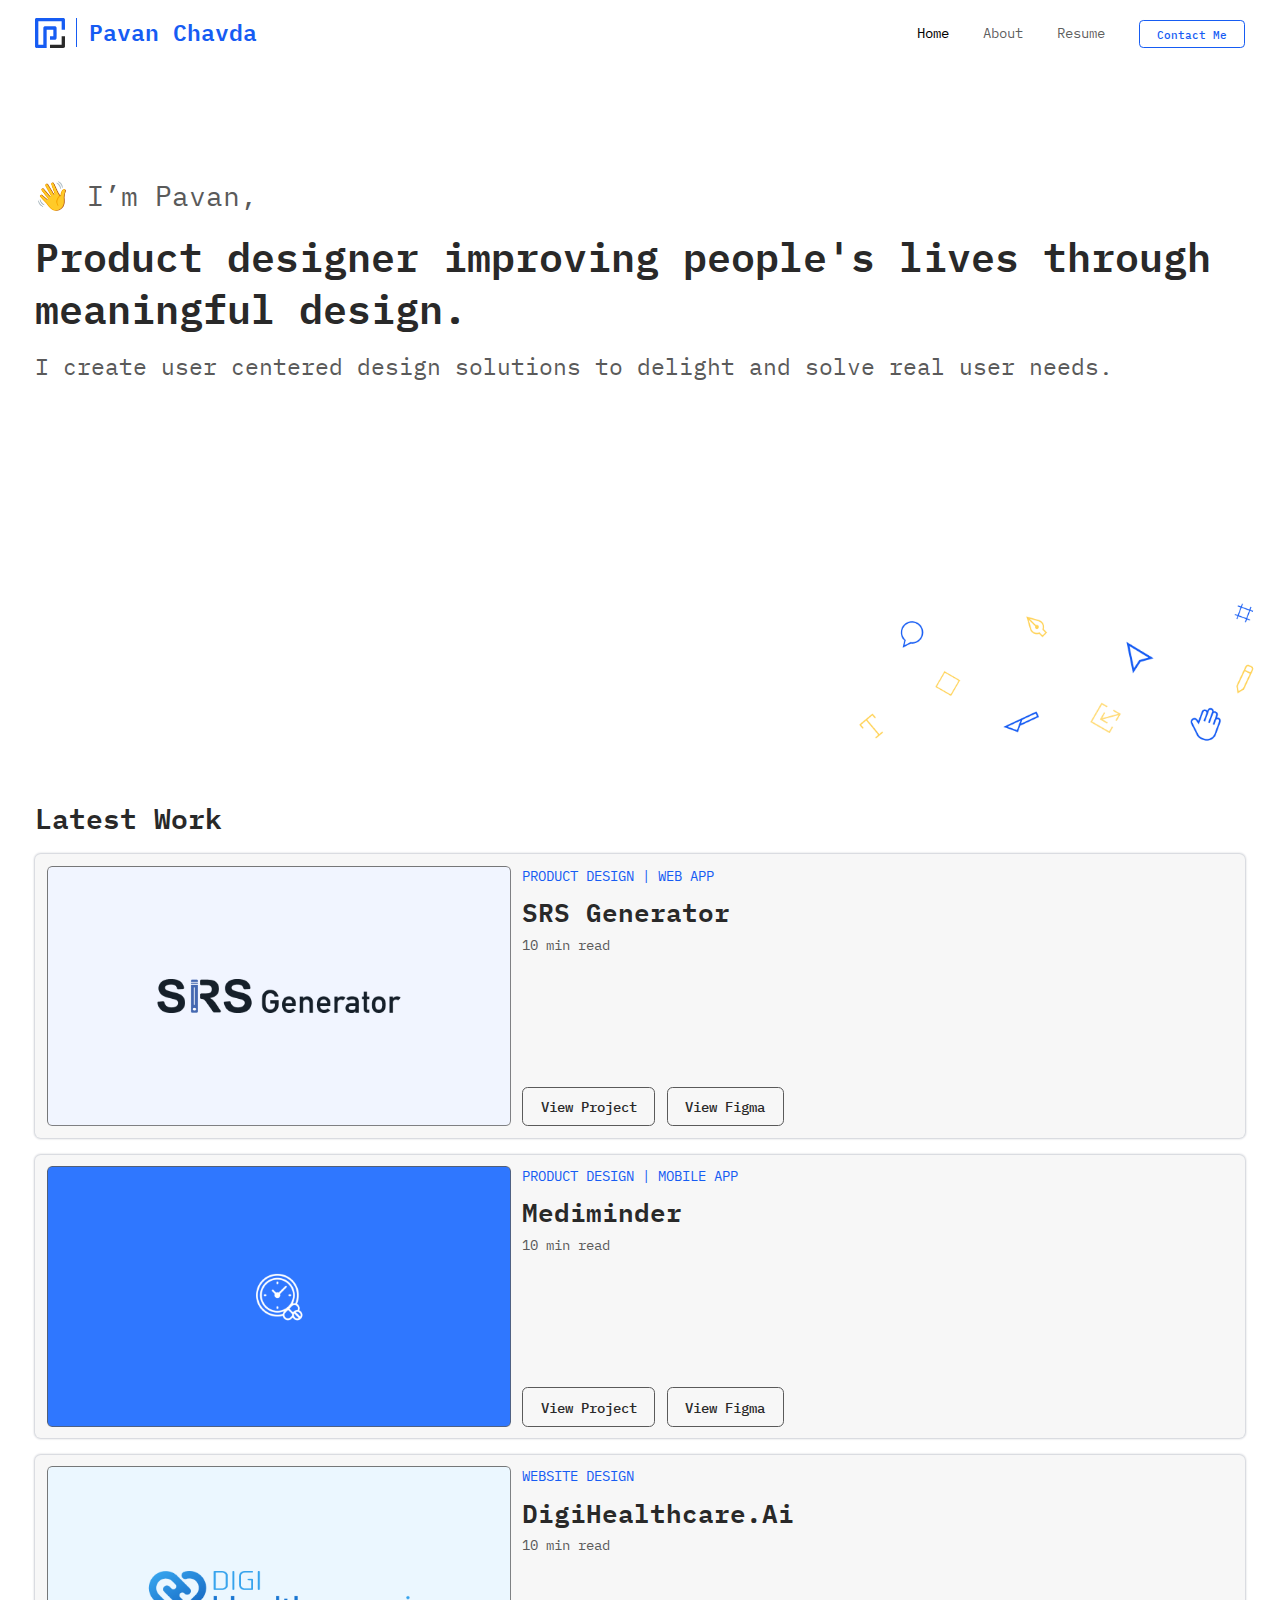
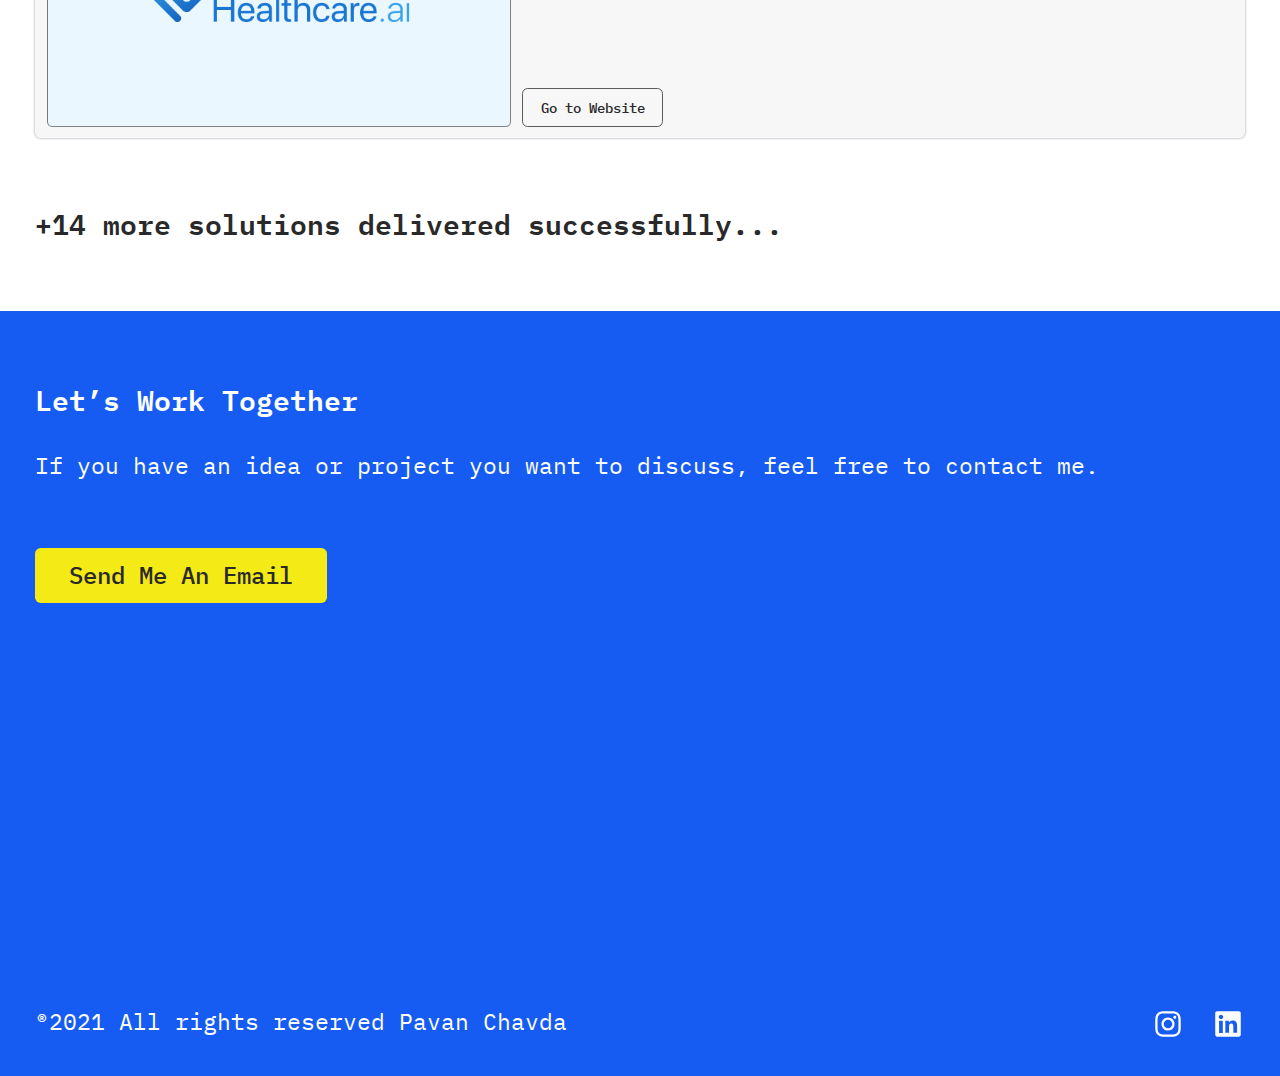
<file: index.html>
<!doctype html>
<html lang="en">

<head>
    <meta charset="utf-8">
    <meta name="viewport" content="width=device-width, initial-scale=1">
    <link rel="shortcut icon" href="./assets/images/favicon.svg" type="image/x-icon">
    <link rel="stylesheet" href="./scss/style.css">
    <title>Pavan's Websites</title>
</head>

<body>
    <header>
        <div class="container-pc">
            <div class="header_inner">
                <nav class="navbar navbar-expand-lg">
                    <a class="navbar-brand navbar_logo" href="./index.html">
                        <img class="img-fluid" src="./assets/images/logo.svg" alt="Logo Image">
                        <span>Pavan Chavda</span>
                    </a>
                    <button class="btn p-0 border-0 d-lg-none navbar_icon" type="button" data-bs-toggle="offcanvas"
                        data-bs-target="#offcanvasResponsive" aria-controls="offcanvasResponsive">
                        <span class="top"></span>
                        <span class="middle"></span>
                        <span class="bottom"></span>
                    </button>
                    <div class="d-lg-none offcanvas-lg offcanvas-end" tabindex="-1" id="offcanvasResponsive"
                        aria-labelledby="offcanvasResponsiveLabel">
                        <div class="offcanvas-header justify-content-end">
                            <button type="button" class="btn-close" data-bs-dismiss="offcanvas"
                                data-bs-target="#offcanvasResponsive" aria-label="Close">
                            </button>
                        </div>
                        <div class="offcanvas-body">
                            <ul class="navbar-nav navbar_list-offcanvas">
                                <li class="nav-item">
                                    <a class="nav-link active" aria-current="page" href="./index.html">Home</a>
                                </li>
                                <li class="nav-item">
                                    <a class="nav-link" href="./about.html">About</a>
                                </li>
                                <li class="nav-item">
                                    <a class="nav-link" href="./assets/Resume.pdf" target="_blank">Resume</a>
                                </li>
                                <li class="nav-item">
                                    <a class="btn btn-outline-primary" href="mailto:p.c.design@outlook.com">Contact Me</a>
                                </li>
                            </ul>
                        </div>
                    </div>
                    <div class="collapse navbar-collapse justify-content-end" id="navbarText">
                        <ul class="navbar-nav navbar_list">
                            <li class="nav-item">
                                <a class="nav-link active" aria-current="page" href="./index.html">Home</a>
                            </li>
                            <li class="nav-item">
                                <a class="nav-link" href="./about.html">About</a>
                            </li>
                            <li class="nav-item">
                                <a class="nav-link" href="./assets/Resume.pdf" target="_blank">Resume</a>
                            </li>
                            <li class="nav-item">
                                <a class="btn btn-outline-primary" href="mailto:p.c.design@outlook.com">Contact Me</a>
                            </li>
                        </ul>
                    </div>
                </nav>
            </div>
        </div>
    </header>
    <section class="banner_section intro_section">
        <div class="container-pc">
            <div class="banner_inner">
                <div class="intro_text">
                    <p class="intro_hello">👋 I’m Pavan,</p>
                    <h1>Product designer improving people's lives through meaningful design.</h1>
                    <p>I create user centered design solutions to delight and solve real user needs.</p>
                </div>
                <div class="intro_img">
                    <img class="img-fluid" src="./assets/images/banner-bg.png" alt="Banner Image">
                </div>
            </div>
        </div>
    </section>
    <section class="work_section">
        <div class="container-pc">
            <div class="work_inner">
                <div class="section_heading">
                    <h2>Latest Work</h2>
                </div>
                <div class="card_wrapper">
                    <div class="card card_item">
                        <div class="card-body card_item-body">
                            <div class="card_details">
                                <div class="card_img">
                                    <img class="img-fluid" src="./assets/images/work-1.png" alt="Work Image">
                                </div>
                                <div class="card_content">
                                    <div class="card_info">
                                        <p class="card_tag">PRODUCT DESIGN | WEB APP</p>
                                        <h3 class="card_title">SRS Generator</h3>
                                        <p>10 min read</p>
                                    </div>
                                    <div class="card_actions">
                                        <a class="btn btn-outline-link" href="./SRS-Generator.html">View Project</a>
                                        <a class="btn btn-outline-link" href="https://www.figma.com/proto/m1GxpJBEzu54JPiG0f2EtU/SRS-Generator?page-id=1%3A4&node-id=101-4765&viewport=641%2C342%2C0.03&scaling=min-zoom&starting-point-node-id=101%3A4765" target="_blank">View Figma</a>
                                    </div>
                                </div>
                            </div>
                        </div>
                    </div>
                    <div class="card card_item">
                        <div class="card-body card_item-body">
                            <div class="card_details">
                                <div class="card_img">
                                    <img class="img-fluid" src="./assets/images/work-2.png" alt="Work Image">
                                </div>
                                <div class="card_content">
                                    <div class="card_info">
                                        <p class="card_tag">PRODUCT DESIGN | MOBILE APP</p>
                                        <h3 class="card_title">Mediminder</h3>
                                        <p>10 min read</p>
                                    </div>
                                    <div class="card_actions">
                                        <a class="btn btn-outline-link" href="./Mediminder.html">View Project</a>
                                        <a class="btn btn-outline-link" href="https://www.figma.com/proto/CiE2ZSjqMv3RvQRPXq44MV/Mediminder?page-id=84%3A3651&node-id=84-3764&viewport=536%2C375%2C0.13&scaling=scale-down&starting-point-node-id=84%3A4611" target="_blank">View Figma</a>
                                    </div>
                                </div>
                            </div>
                        </div>
                    </div>
                    <div class="card card_item">
                        <div class="card-body card_item-body">
                            <div class="card_details">
                                <div class="card_img">
                                    <img class="img-fluid" src="./assets/images/work-3.png" alt="Work Image">
                                </div>
                                <div class="card_content">
                                    <div class="card_info">
                                        <p class="card_tag">WEBSITE DESIGN</p>
                                        <h3 class="card_title">DigiHealthcare.Ai</h3>
                                        <p>10 min read</p>
                                    </div>
                                    <div class="card_actions">
                                        <a class="btn btn-outline-link" href="https://digihealthcare.ai/"
                                            target="_blank">Go to Website</a>
                                    </div>
                                </div>
                            </div>
                        </div>
                    </div>
                </div>
                <div class="section_footer">
                    <h2>+14 more solutions delivered successfully...</h2>
                </div>
            </div>
        </div>
    </section>
    <footer class="footer_section">
        <div class="container-pc">
            <div class="footer_inner">
                <div class="footer_top">
                    <h2 class="footer_title">Let’s Work Together</h2>
                    <p>If you have an idea or project you want to discuss, feel free to contact me.</p>
                    <a class="btn btn-lg btn_yellow footer_btn" href="mailto:p.c.design@outlook.com">Send Me An
                        Email</a>
                </div>
                <div class="footer_btm">
                    <p>®2021 All rights reserved Pavan Chavda</p>
                    <ul class="social_navbar">
                        <li class="social_navbar-item">
                            <a class="social_navbar-icon" href="https://instagram.com/xo_design_xo?igshid=YmMyMTA2M2Y="
                                target="_blank">
                                <svg class="icon-48" xmlns="http://www.w3.org/2000/svg" width="48" height="48"
                                    viewBox="0 0 48 48" fill="none">

                                    <path
                                        d="M33.6084 16.5516C34.8013 16.5516 35.7684 15.5845 35.7684 14.3916C35.7684 13.1987 34.8013 12.2316 33.6084 12.2316C32.4155 12.2316 31.4484 13.1987 31.4484 14.3916C31.4484 15.5845 32.4155 16.5516 33.6084 16.5516Z"
                                        fill="white" />
                                    <path
                                        d="M24 14.7567C22.1718 14.7567 20.3847 15.2988 18.8647 16.3145C17.3446 17.3301 16.1599 18.7738 15.4603 20.4627C14.7607 22.1517 14.5777 24.0103 14.9343 25.8033C15.291 27.5963 16.1713 29.2433 17.464 30.536C18.7567 31.8287 20.4037 32.709 22.1967 33.0657C23.9897 33.4223 25.8483 33.2393 27.5373 32.5397C29.2262 31.8401 30.6699 30.6554 31.6855 29.1353C32.7012 27.6152 33.2433 25.8282 33.2433 24C33.2433 21.5485 32.2695 19.1975 30.536 17.464C28.8025 15.7305 26.4515 14.7567 24 14.7567ZM24 30C22.8133 30 21.6533 29.6481 20.6666 28.9888C19.6799 28.3295 18.9108 27.3925 18.4567 26.2961C18.0026 25.1997 17.8838 23.9933 18.1153 22.8295C18.3468 21.6656 18.9182 20.5965 19.7574 19.7574C20.5965 18.9182 21.6656 18.3468 22.8295 18.1153C23.9933 17.8838 25.1997 18.0026 26.2961 18.4567C27.3925 18.9108 28.3295 19.6799 28.9888 20.6666C29.6481 21.6533 30 22.8133 30 24C30 25.5913 29.3679 27.1174 28.2426 28.2426C27.1174 29.3679 25.5913 30 24 30Z"
                                        fill="white" />
                                    <path
                                        d="M24 9.2433C28.8061 9.2433 29.3756 9.2616 31.2735 9.3483C32.4149 9.36189 33.5455 9.57154 34.6159 9.9681C35.3922 10.2676 36.0972 10.7263 36.6855 11.3146C37.2738 11.903 37.7325 12.608 38.0321 13.3842C38.4286 14.4546 38.6383 15.5852 38.6519 16.7267C38.7384 18.6246 38.7569 19.194 38.7569 24.0001C38.7569 28.8063 38.7386 29.3757 38.6519 31.2737C38.6383 32.4151 38.4286 33.5457 38.0321 34.6161C37.7325 35.3923 37.2738 36.0973 36.6855 36.6857C36.0972 37.274 35.3922 37.7327 34.6159 38.0322C33.5455 38.4288 32.4149 38.6384 31.2735 38.652C29.3757 38.7385 28.8066 38.757 24 38.757C19.1934 38.757 18.6243 38.7387 16.7265 38.652C15.5851 38.6384 14.4545 38.4288 13.384 38.0322C12.6078 37.7327 11.9028 37.274 11.3145 36.6857C10.7262 36.0973 10.2675 35.3923 9.96795 34.6161C9.57139 33.5457 9.36174 32.4151 9.34815 31.2737C9.2616 29.3757 9.24315 28.8063 9.24315 24.0001C9.24315 19.194 9.26145 18.6246 9.34815 16.7267C9.36174 15.5852 9.57139 14.4546 9.96795 13.3842C10.2675 12.6079 10.7261 11.9029 11.3145 11.3146C11.9028 10.7262 12.6078 10.2675 13.384 9.96795C14.4545 9.57139 15.5851 9.36174 16.7265 9.34815C18.6244 9.2616 19.1939 9.2433 24 9.2433ZM24 6C19.1115 6 18.4984 6.0207 16.5786 6.1083C15.0856 6.13827 13.6084 6.42118 12.21 6.945C11.0141 7.40747 9.92801 8.1147 9.02136 9.02136C8.1147 9.92801 7.40747 11.0141 6.945 12.21C6.4211 13.6087 6.13819 15.0861 6.1083 16.5794C6.0207 18.4985 6 19.1115 6 24C6 28.8885 6.0207 29.5015 6.1083 31.4214C6.13821 32.9147 6.42112 34.3921 6.945 35.7908C7.40747 36.9867 8.1147 38.0727 9.02136 38.9794C9.92801 39.8861 11.0141 40.5933 12.21 41.0558C13.6087 41.5797 15.0861 41.8626 16.5794 41.8925C18.4985 41.9793 19.1115 42 24 42C28.8885 42 29.5015 41.9793 31.4214 41.8917C32.9147 41.8618 34.3921 41.5789 35.7908 41.055C36.9867 40.5925 38.0727 39.8853 38.9794 38.9786C39.8861 38.072 40.5933 36.9859 41.0558 35.79C41.5796 34.3913 41.8625 32.9139 41.8925 31.4207C41.9793 29.5015 42 28.8885 42 24C42 19.1115 41.9793 18.4984 41.8917 16.5786C41.8617 15.0856 41.5788 13.6084 41.055 12.21C40.5924 11.0142 39.8852 9.9283 38.9785 9.02177C38.0719 8.11525 36.9858 7.40814 35.79 6.94575C34.3913 6.42187 32.9139 6.13896 31.4207 6.10905C29.5015 6.0207 28.8885 6 24 6Z"
                                        fill="white" />
                                </svg>
                            </a>
                        </li>
                        <li class="social_navbar-item">
                            <a class="social_navbar-icon" href="http://www.linkedin.com/in/pavan-chavda-2700"
                                target="_blank">
                                <svg class="icon-48" xmlns="http://www.w3.org/2000/svg" width="48" height="48"
                                    viewBox="0 0 48 48" fill="none">

                                    <path
                                        d="M39.3 6H8.7C7.2 6 6 7.2 6 8.55V39.3C6 40.65 7.2 41.85 8.7 41.85H39.3C40.8 41.85 42 40.65 42 39.3V8.55C42 7.2 40.8 6 39.3 6ZM16.65 36.6H11.4V19.5H16.65V36.6ZM14.1 17.1C12.45 17.1 10.95 15.75 10.95 13.95C10.95 12.15 12.3 10.8 14.1 10.8C15.75 10.8 17.25 12.15 17.25 13.95C17.25 15.75 15.75 17.1 14.1 17.1ZM36.75 36.45H31.5V28.05C31.5 26.1 31.5 23.4 28.65 23.4C25.8 23.4 25.5 25.65 25.5 27.75V36.3H20.25V19.5H25.2V21.75H25.35C26.1 20.4 27.9 18.9 30.45 18.9C35.85 18.9 36.9 22.5 36.9 27.15V36.45H36.75Z"
                                        fill="white" />
                                </svg>
                            </a>
                        </li>
                    </ul>
                </div>
            </div>
        </div>
    </footer>
    <script src="./vendors/bootstrap-5.3.0-alpha2/dist/js/bootstrap.bundle.min.js"></script>
</body>

</html>
</file>
<file: scss/style.css>
@charset "UTF-8";
@font-face {
  font-family: "IBM Plex Mono";
  src: url("../../fonts/IBMPlexMono-Light.eot");
  src: url("../../fonts/IBMPlexMono-Light.eot?#iefix") format("embedded-opentype"), url("../../fonts/IBMPlexMono-Light.woff2") format("woff2"), url("../../fonts/IBMPlexMono-Light.woff") format("woff"), url("../../fonts/IBMPlexMono-Light.ttf") format("truetype"), url("../../fonts/IBMPlexMono-Light.svg#IBMPlexMono-Light") format("svg");
  font-weight: 300;
  font-style: normal;
  font-display: swap;
}
@font-face {
  font-family: "IBM Plex Mono";
  src: url("../../fonts/IBMPlexMono-Medium.eot");
  src: url("../../fonts/IBMPlexMono-Medium.eot?#iefix") format("embedded-opentype"), url("../../fonts/IBMPlexMono-Medium.woff2") format("woff2"), url("../../fonts/IBMPlexMono-Medium.woff") format("woff"), url("../../fonts/IBMPlexMono-Medium.ttf") format("truetype"), url("../../fonts/IBMPlexMono-Medium.svg#IBMPlexMono-Medium") format("svg");
  font-weight: 500;
  font-style: normal;
  font-display: swap;
}
@font-face {
  font-family: "IBM Plex Mono";
  src: url("../../fonts/IBMPlexMono-Italic.eot");
  src: url("../../fonts/IBMPlexMono-Italic.eot?#iefix") format("embedded-opentype"), url("../../fonts/IBMPlexMono-Italic.woff2") format("woff2"), url("../../fonts/IBMPlexMono-Italic.woff") format("woff"), url("../../fonts/IBMPlexMono-Italic.ttf") format("truetype"), url("../../fonts/IBMPlexMono-Italic.svg#IBMPlexMono-Italic") format("svg");
  font-weight: normal;
  font-style: italic;
  font-display: swap;
}
@font-face {
  font-family: "IBM Plex Mono";
  src: url("../../fonts/IBMPlexMono-Bold.eot");
  src: url("../../fonts/IBMPlexMono-Bold.eot?#iefix") format("embedded-opentype"), url("../../fonts/IBMPlexMono-Bold.woff2") format("woff2"), url("../../fonts/IBMPlexMono-Bold.woff") format("woff"), url("../../fonts/IBMPlexMono-Bold.ttf") format("truetype"), url("../../fonts/IBMPlexMono-Bold.svg#IBMPlexMono-Bold") format("svg");
  font-weight: bold;
  font-style: normal;
  font-display: swap;
}
@font-face {
  font-family: "IBM Plex Mono";
  src: url("../../fonts/IBMPlexMono-ExtraLight.eot");
  src: url("../../fonts/IBMPlexMono-ExtraLight.eot?#iefix") format("embedded-opentype"), url("../../fonts/IBMPlexMono-ExtraLight.woff2") format("woff2"), url("../../fonts/IBMPlexMono-ExtraLight.woff") format("woff"), url("../../fonts/IBMPlexMono-ExtraLight.ttf") format("truetype"), url("../../fonts/IBMPlexMono-ExtraLight.svg#IBMPlexMono-ExtraLight") format("svg");
  font-weight: 200;
  font-style: normal;
  font-display: swap;
}
@font-face {
  font-family: "IBM Plex Mono";
  src: url("../../fonts/IBMPlexMono-SemiBold.eot");
  src: url("../../fonts/IBMPlexMono-SemiBold.eot?#iefix") format("embedded-opentype"), url("../../fonts/IBMPlexMono-SemiBold.woff2") format("woff2"), url("../../fonts/IBMPlexMono-SemiBold.woff") format("woff"), url("../../fonts/IBMPlexMono-SemiBold.ttf") format("truetype"), url("../../fonts/IBMPlexMono-SemiBold.svg#IBMPlexMono-SemiBold") format("svg");
  font-weight: 600;
  font-style: normal;
  font-display: swap;
}
@font-face {
  font-family: "IBM Plex Mono";
  src: url("../../fonts/IBMPlexMono-Thin.eot");
  src: url("../../fonts/IBMPlexMono-Thin.eot?#iefix") format("embedded-opentype"), url("../../fonts/IBMPlexMono-Thin.woff2") format("woff2"), url("../../fonts/IBMPlexMono-Thin.woff") format("woff"), url("../../fonts/IBMPlexMono-Thin.ttf") format("truetype"), url("../../fonts/IBMPlexMono-Thin.svg#IBMPlexMono-Thin") format("svg");
  font-weight: 100;
  font-style: normal;
  font-display: swap;
}
@font-face {
  font-family: "IBM Plex Mono";
  src: url("../../fonts/IBMPlexMono-Regular.eot");
  src: url("../../fonts/IBMPlexMono-Regular.eot?#iefix") format("embedded-opentype"), url("../../fonts/IBMPlexMono-Regular.woff2") format("woff2"), url("../../fonts/IBMPlexMono-Regular.woff") format("woff"), url("../../fonts/IBMPlexMono-Regular.ttf") format("truetype"), url("../../fonts/IBMPlexMono-Regular.svg#IBMPlexMono-Regular") format("svg");
  font-weight: normal;
  font-style: normal;
  font-display: swap;
}
/*!
 * Bootstrap  v5.3.0-alpha2 (https://getbootstrap.com/)
 * Copyright 2011-2023 The Bootstrap Authors
 * Licensed under MIT (https://github.com/twbs/bootstrap/blob/main/LICENSE)
 */
:root,
[data-bs-theme=light] {
  --pc-blue: #0d6efd;
  --pc-indigo: #6610f2;
  --pc-purple: #6f42c1;
  --pc-pink: #d63384;
  --pc-red: #dc3545;
  --pc-orange: #fd7e14;
  --pc-yellow: #F3EA16;
  --pc-green: #198754;
  --pc-teal: #20c997;
  --pc-cyan: #0dcaf0;
  --pc-black: #000;
  --pc-white: #fff;
  --pc-gray: #6c757d;
  --pc-gray-dark: #343a40;
  --pc-gray-100: #f8f9fa;
  --pc-gray-200: #e9ecef;
  --pc-gray-300: #dee2e6;
  --pc-gray-400: #ced4da;
  --pc-gray-500: #adb5bd;
  --pc-gray-600: #6c757d;
  --pc-gray-700: #495057;
  --pc-gray-800: #343a40;
  --pc-gray-900: #212529;
  --pc-primary: #165CF3;
  --pc-secondary: #6c757d;
  --pc-success: #198754;
  --pc-info: #0dcaf0;
  --pc-warning: #F3EA16;
  --pc-danger: #dc3545;
  --pc-light: #f8f9fa;
  --pc-dark: #212529;
  --pc-primary-rgb: 22, 92, 243;
  --pc-secondary-rgb: 108, 117, 125;
  --pc-success-rgb: 25, 135, 84;
  --pc-info-rgb: 13, 202, 240;
  --pc-warning-rgb: 243, 234, 22;
  --pc-danger-rgb: 220, 53, 69;
  --pc-light-rgb: 248, 249, 250;
  --pc-dark-rgb: 33, 37, 41;
  --pc-primary-text-emphasis: #092561;
  --pc-secondary-text-emphasis: #2b2f32;
  --pc-success-text-emphasis: #0a3622;
  --pc-info-text-emphasis: #055160;
  --pc-warning-text-emphasis: #615e09;
  --pc-danger-text-emphasis: #58151c;
  --pc-light-text-emphasis: #495057;
  --pc-dark-text-emphasis: #495057;
  --pc-primary-bg-subtle: #d0defd;
  --pc-secondary-bg-subtle: #e2e3e5;
  --pc-success-bg-subtle: #d1e7dd;
  --pc-info-bg-subtle: #cff4fc;
  --pc-warning-bg-subtle: #fdfbd0;
  --pc-danger-bg-subtle: #f8d7da;
  --pc-light-bg-subtle: #fcfcfd;
  --pc-dark-bg-subtle: #ced4da;
  --pc-primary-border-subtle: #a2befa;
  --pc-secondary-border-subtle: #c4c8cb;
  --pc-success-border-subtle: #a3cfbb;
  --pc-info-border-subtle: #9eeaf9;
  --pc-warning-border-subtle: #faf7a2;
  --pc-danger-border-subtle: #f1aeb5;
  --pc-light-border-subtle: #e9ecef;
  --pc-dark-border-subtle: #adb5bd;
  --pc-white-rgb: 255, 255, 255;
  --pc-black-rgb: 0, 0, 0;
  --pc-font-sans-serif: "IBM Plex Mono";
  --pc-font-monospace: SFMono-Regular, Menlo, Monaco, Consolas, "Liberation Mono", "Courier New", monospace;
  --pc-gradient: linear-gradient(180deg, rgba(255, 255, 255, 0.15), rgba(255, 255, 255, 0));
  --pc-body-font-family: var(--pc-font-sans-serif);
  --pc-body-font-size: 1rem;
  --pc-body-font-weight: 400;
  --pc-body-line-height: 1.5;
  --pc-body-color: #212529;
  --pc-body-color-rgb: 33, 37, 41;
  --pc-body-bg: #fff;
  --pc-body-bg-rgb: 255, 255, 255;
  --pc-emphasis-color: #000;
  --pc-emphasis-color-rgb: 0, 0, 0;
  --pc-secondary-color: rgba(33, 37, 41, 0.75);
  --pc-secondary-color-rgb: 33, 37, 41;
  --pc-secondary-bg: #e9ecef;
  --pc-secondary-bg-rgb: 233, 236, 239;
  --pc-tertiary-color: rgba(33, 37, 41, 0.5);
  --pc-tertiary-color-rgb: 33, 37, 41;
  --pc-tertiary-bg: #f8f9fa;
  --pc-tertiary-bg-rgb: 248, 249, 250;
  --pc-link-color: #165CF3;
  --pc-link-color-rgb: 22, 92, 243;
  --pc-link-decoration: underline;
  --pc-link-hover-color: #124ac2;
  --pc-link-hover-color-rgb: 18, 74, 194;
  --pc-code-color: #d63384;
  --pc-highlight-bg: #fdfbd0;
  --pc-border-width: 1px;
  --pc-border-style: solid;
  --pc-border-color: #dee2e6;
  --pc-border-color-translucent: rgba(0, 0, 0, 0.175);
  --pc-border-radius: 0.375rem;
  --pc-border-radius-sm: 0.25rem;
  --pc-border-radius-lg: 0.5rem;
  --pc-border-radius-xl: 1rem;
  --pc-border-radius-xxl: 2rem;
  --pc-border-radius-2xl: var(--pc-border-radius-xxl);
  --pc-border-radius-pill: 50rem;
  --pc-box-shadow: 0px 0px 2px 1px rgba(0, 18, 51, 0.2);
  --pc-box-shadow-sm: 0 0.125rem 0.25rem rgba(0, 0, 0, 0.075);
  --pc-box-shadow-lg: 0 1rem 3rem rgba(0, 0, 0, 0.175);
  --pc-box-shadow-inset: inset 0 1px 2px rgba(0, 0, 0, 0.075);
  --pc-focus-ring-width: 0.25rem;
  --pc-focus-ring-opacity: 0.25;
  --pc-focus-ring-color: rgba(22, 92, 243, 0.25);
  --pc-form-valid-color: #198754;
  --pc-form-valid-border-color: #198754;
  --pc-form-invalid-color: #dc3545;
  --pc-form-invalid-border-color: #dc3545;
}

[data-bs-theme=dark] {
  color-scheme: dark;
  --pc-body-color: #adb5bd;
  --pc-body-color-rgb: 173, 181, 189;
  --pc-body-bg: #212529;
  --pc-body-bg-rgb: 33, 37, 41;
  --pc-emphasis-color: #fff;
  --pc-emphasis-color-rgb: 255, 255, 255;
  --pc-secondary-color: rgba(173, 181, 189, 0.75);
  --pc-secondary-color-rgb: 173, 181, 189;
  --pc-secondary-bg: #343a40;
  --pc-secondary-bg-rgb: 52, 58, 64;
  --pc-tertiary-color: rgba(173, 181, 189, 0.5);
  --pc-tertiary-color-rgb: 173, 181, 189;
  --pc-tertiary-bg: #2b3035;
  --pc-tertiary-bg-rgb: 43, 48, 53;
  --pc-primary-text-emphasis: #739df8;
  --pc-secondary-text-emphasis: #a7acb1;
  --pc-success-text-emphasis: #75b798;
  --pc-info-text-emphasis: #6edff6;
  --pc-warning-text-emphasis: #f8f273;
  --pc-danger-text-emphasis: #ea868f;
  --pc-light-text-emphasis: #f8f9fa;
  --pc-dark-text-emphasis: #dee2e6;
  --pc-primary-bg-subtle: #041231;
  --pc-secondary-bg-subtle: #161719;
  --pc-success-bg-subtle: #051b11;
  --pc-info-bg-subtle: #032830;
  --pc-warning-bg-subtle: #312f04;
  --pc-danger-bg-subtle: #2c0b0e;
  --pc-light-bg-subtle: #343a40;
  --pc-dark-bg-subtle: #1a1d20;
  --pc-primary-border-subtle: #0d3792;
  --pc-secondary-border-subtle: #41464b;
  --pc-success-border-subtle: #0f5132;
  --pc-info-border-subtle: #087990;
  --pc-warning-border-subtle: #928c0d;
  --pc-danger-border-subtle: #842029;
  --pc-light-border-subtle: #495057;
  --pc-dark-border-subtle: #343a40;
  --pc-link-color: #739df8;
  --pc-link-hover-color: #8fb1f9;
  --pc-link-color-rgb: 115, 157, 248;
  --pc-link-hover-color-rgb: 143, 177, 249;
  --pc-code-color: #e685b5;
  --pc-border-color: #495057;
  --pc-border-color-translucent: rgba(255, 255, 255, 0.15);
  --pc-form-valid-color: #75b798;
  --pc-form-valid-border-color: #75b798;
  --pc-form-invalid-color: #ea868f;
  --pc-form-invalid-border-color: #ea868f;
}

*,
*::before,
*::after {
  box-sizing: border-box;
}

@media (prefers-reduced-motion: no-preference) {
  :root {
    scroll-behavior: smooth;
  }
}

body {
  margin: 0;
  font-family: var(--pc-body-font-family);
  font-size: var(--pc-body-font-size);
  font-weight: var(--pc-body-font-weight);
  line-height: var(--pc-body-line-height);
  color: var(--pc-body-color);
  text-align: var(--pc-body-text-align);
  background-color: var(--pc-body-bg);
  -webkit-text-size-adjust: 100%;
  -webkit-tap-highlight-color: rgba(0, 0, 0, 0);
}

hr {
  margin: 1rem 0;
  color: inherit;
  border: 0;
  border-top: var(--pc-border-width) solid;
  opacity: 0.25;
}

h6, .h6, h5, .h5, h4, .h4, h3, .h3, h2, .h2, h1, .h1 {
  margin-top: 0;
  margin-bottom: 0.5rem;
  font-weight: 600;
  line-height: normal;
  color: var(--pc-heading-color, inherit);
}

h1, .h1 {
  font-size: 2.5rem;
}

h2, .h2 {
  font-size: 2rem;
}

h3, .h3 {
  font-size: 1.75rem;
}

h4, .h4 {
  font-size: 1.5rem;
}

h5, .h5 {
  font-size: 1.25rem;
}

h6, .h6 {
  font-size: 1rem;
}

p {
  margin-top: 0;
  margin-bottom: 1rem;
}

abbr[title] {
  -webkit-text-decoration: underline dotted;
          text-decoration: underline dotted;
  cursor: help;
  -webkit-text-decoration-skip-ink: none;
          text-decoration-skip-ink: none;
}

address {
  margin-bottom: 1rem;
  font-style: normal;
  line-height: inherit;
}

ol,
ul {
  padding-left: 2rem;
}

ol,
ul,
dl {
  margin-top: 0;
  margin-bottom: 1rem;
}

ol ol,
ul ul,
ol ul,
ul ol {
  margin-bottom: 0;
}

dt {
  font-weight: 700;
}

dd {
  margin-bottom: 0.5rem;
  margin-left: 0;
}

blockquote {
  margin: 0 0 1rem;
}

b,
strong {
  font-weight: bolder;
}

small, .small {
  font-size: 0.875em;
}

mark, .mark {
  padding: 0.1875em;
  background-color: var(--pc-highlight-bg);
}

sub,
sup {
  position: relative;
  font-size: 0.75em;
  line-height: 0;
  vertical-align: baseline;
}

sub {
  bottom: -0.25em;
}

sup {
  top: -0.5em;
}

a {
  color: rgba(var(--pc-link-color-rgb), var(--pc-link-opacity, 1));
  text-decoration: underline;
}
a:hover {
  --pc-link-color-rgb: var(--pc-link-hover-color-rgb);
}

a:not([href]):not([class]), a:not([href]):not([class]):hover {
  color: inherit;
  text-decoration: none;
}

pre,
code,
kbd,
samp {
  font-family: var(--pc-font-monospace);
  font-size: 1em;
}

pre {
  display: block;
  margin-top: 0;
  margin-bottom: 1rem;
  overflow: auto;
  font-size: 0.875em;
}
pre code {
  font-size: inherit;
  color: inherit;
  word-break: normal;
}

code {
  font-size: 0.875em;
  color: var(--pc-code-color);
  word-wrap: break-word;
}
a > code {
  color: inherit;
}

kbd {
  padding: 0.1875rem 0.375rem;
  font-size: 0.875em;
  color: var(--pc-body-bg);
  background-color: var(--pc-body-color);
  border-radius: 0.25rem;
}
kbd kbd {
  padding: 0;
  font-size: 1em;
}

figure {
  margin: 0 0 1rem;
}

img,
svg {
  vertical-align: middle;
}

table {
  caption-side: bottom;
  border-collapse: collapse;
}

caption {
  padding-top: 0.5rem;
  padding-bottom: 0.5rem;
  color: var(--pc-secondary-color);
  text-align: left;
}

th {
  text-align: inherit;
  text-align: -webkit-match-parent;
}

thead,
tbody,
tfoot,
tr,
td,
th {
  border-color: inherit;
  border-style: solid;
  border-width: 0;
}

label {
  display: inline-block;
}

button {
  border-radius: 0;
}

button:focus:not(:focus-visible) {
  outline: 0;
}

input,
button,
select,
optgroup,
textarea {
  margin: 0;
  font-family: inherit;
  font-size: inherit;
  line-height: inherit;
}

button,
select {
  text-transform: none;
}

[role=button] {
  cursor: pointer;
}

select {
  word-wrap: normal;
}
select:disabled {
  opacity: 1;
}

[list]:not([type=date]):not([type=datetime-local]):not([type=month]):not([type=week]):not([type=time])::-webkit-calendar-picker-indicator {
  display: none !important;
}

button,
[type=button],
[type=reset],
[type=submit] {
  -webkit-appearance: button;
}
button:not(:disabled),
[type=button]:not(:disabled),
[type=reset]:not(:disabled),
[type=submit]:not(:disabled) {
  cursor: pointer;
}

::-moz-focus-inner {
  padding: 0;
  border-style: none;
}

textarea {
  resize: vertical;
}

fieldset {
  min-width: 0;
  padding: 0;
  margin: 0;
  border: 0;
}

legend {
  float: left;
  width: 100%;
  padding: 0;
  margin-bottom: 0.5rem;
  font-size: 1.5rem;
  line-height: inherit;
}
legend + * {
  clear: left;
}

::-webkit-datetime-edit-fields-wrapper,
::-webkit-datetime-edit-text,
::-webkit-datetime-edit-minute,
::-webkit-datetime-edit-hour-field,
::-webkit-datetime-edit-day-field,
::-webkit-datetime-edit-month-field,
::-webkit-datetime-edit-year-field {
  padding: 0;
}

::-webkit-inner-spin-button {
  height: auto;
}

[type=search] {
  outline-offset: -2px;
  -webkit-appearance: textfield;
}

/* rtl:raw:
[type="tel"],
[type="url"],
[type="email"],
[type="number"] {
  direction: ltr;
}
*/
::-webkit-search-decoration {
  -webkit-appearance: none;
}

::-webkit-color-swatch-wrapper {
  padding: 0;
}

::file-selector-button {
  font: inherit;
  -webkit-appearance: button;
}

output {
  display: inline-block;
}

iframe {
  border: 0;
}

summary {
  display: list-item;
  cursor: pointer;
}

progress {
  vertical-align: baseline;
}

[hidden] {
  display: none !important;
}

.lead {
  font-size: 1.25rem;
  font-weight: 300;
}

.display-1 {
  font-size: 5rem;
  font-weight: 300;
  line-height: normal;
}

.display-2 {
  font-size: 4.5rem;
  font-weight: 300;
  line-height: normal;
}

.display-3 {
  font-size: 4rem;
  font-weight: 300;
  line-height: normal;
}

.display-4 {
  font-size: 3.5rem;
  font-weight: 300;
  line-height: normal;
}

.display-5 {
  font-size: 3rem;
  font-weight: 300;
  line-height: normal;
}

.display-6 {
  font-size: 2.5rem;
  font-weight: 300;
  line-height: normal;
}

.list-unstyled {
  padding-left: 0;
  list-style: none;
}

.list-inline {
  padding-left: 0;
  list-style: none;
}

.list-inline-item {
  display: inline-block;
}
.list-inline-item:not(:last-child) {
  margin-right: 0.5rem;
}

.initialism {
  font-size: 0.875em;
  text-transform: uppercase;
}

.blockquote {
  margin-bottom: 1rem;
  font-size: 1.25rem;
}
.blockquote > :last-child {
  margin-bottom: 0;
}

.blockquote-footer {
  margin-top: -1rem;
  margin-bottom: 1rem;
  font-size: 0.875em;
  color: #6c757d;
}
.blockquote-footer::before {
  content: "— ";
}

.img-fluid {
  max-width: 100%;
  height: auto;
}

.img-thumbnail {
  padding: 0.25rem;
  background-color: var(--pc-body-bg);
  border: var(--pc-border-width) solid var(--pc-border-color);
  border-radius: var(--pc-border-radius);
  max-width: 100%;
  height: auto;
}

.figure {
  display: inline-block;
}

.figure-img {
  margin-bottom: 0.5rem;
  line-height: 1;
}

.figure-caption {
  font-size: 0.875em;
  color: var(--pc-secondary-color);
}

.container,
.container-fluid,
.container-xxl,
.container-xl,
.container-lg,
.container-md,
.container-sm {
  --pc-gutter-x: 1.25rem;
  --pc-gutter-y: 0;
  width: 100%;
  padding-right: calc(var(--pc-gutter-x) * 0.5);
  padding-left: calc(var(--pc-gutter-x) * 0.5);
  margin-right: auto;
  margin-left: auto;
}

@media (min-width: 576px) {
  .container-sm, .container {
    max-width: 540px;
  }
}
@media (min-width: 768px) {
  .container-md, .container-sm, .container {
    max-width: 720px;
  }
}
@media (min-width: 992px) {
  .container-lg, .container-md, .container-sm, .container {
    max-width: 960px;
  }
}
@media (min-width: 1200px) {
  .container-xl, .container-lg, .container-md, .container-sm, .container {
    max-width: 1140px;
  }
}
@media (min-width: 1400px) {
  .container-xxl, .container-xl, .container-lg, .container-md, .container-sm, .container {
    max-width: 1320px;
  }
}
:root {
  --pc-breakpoint-xs: 0;
  --pc-breakpoint-sm: 576px;
  --pc-breakpoint-md: 768px;
  --pc-breakpoint-lg: 992px;
  --pc-breakpoint-xl: 1200px;
  --pc-breakpoint-xxl: 1400px;
}

.row {
  --pc-gutter-x: 1.25rem;
  --pc-gutter-y: 0;
  display: flex;
  flex-wrap: wrap;
  margin-top: calc(-1 * var(--pc-gutter-y));
  margin-right: calc(-0.5 * var(--pc-gutter-x));
  margin-left: calc(-0.5 * var(--pc-gutter-x));
}
.row > * {
  flex-shrink: 0;
  width: 100%;
  max-width: 100%;
  padding-right: calc(var(--pc-gutter-x) * 0.5);
  padding-left: calc(var(--pc-gutter-x) * 0.5);
  margin-top: var(--pc-gutter-y);
}

.col {
  flex: 1 0 0%;
}

.row-cols-auto > * {
  flex: 0 0 auto;
  width: auto;
}

.row-cols-1 > * {
  flex: 0 0 auto;
  width: 100%;
}

.row-cols-2 > * {
  flex: 0 0 auto;
  width: 50%;
}

.row-cols-3 > * {
  flex: 0 0 auto;
  width: 33.3333333333%;
}

.row-cols-4 > * {
  flex: 0 0 auto;
  width: 25%;
}

.row-cols-5 > * {
  flex: 0 0 auto;
  width: 20%;
}

.row-cols-6 > * {
  flex: 0 0 auto;
  width: 16.6666666667%;
}

.col-auto {
  flex: 0 0 auto;
  width: auto;
}

.col-1 {
  flex: 0 0 auto;
  width: 8.33333333%;
}

.col-2 {
  flex: 0 0 auto;
  width: 16.66666667%;
}

.col-3 {
  flex: 0 0 auto;
  width: 25%;
}

.col-4 {
  flex: 0 0 auto;
  width: 33.33333333%;
}

.col-5 {
  flex: 0 0 auto;
  width: 41.66666667%;
}

.col-6 {
  flex: 0 0 auto;
  width: 50%;
}

.col-7 {
  flex: 0 0 auto;
  width: 58.33333333%;
}

.col-8 {
  flex: 0 0 auto;
  width: 66.66666667%;
}

.col-9 {
  flex: 0 0 auto;
  width: 75%;
}

.col-10 {
  flex: 0 0 auto;
  width: 83.33333333%;
}

.col-11 {
  flex: 0 0 auto;
  width: 91.66666667%;
}

.col-12 {
  flex: 0 0 auto;
  width: 100%;
}

.offset-1 {
  margin-left: 8.33333333%;
}

.offset-2 {
  margin-left: 16.66666667%;
}

.offset-3 {
  margin-left: 25%;
}

.offset-4 {
  margin-left: 33.33333333%;
}

.offset-5 {
  margin-left: 41.66666667%;
}

.offset-6 {
  margin-left: 50%;
}

.offset-7 {
  margin-left: 58.33333333%;
}

.offset-8 {
  margin-left: 66.66666667%;
}

.offset-9 {
  margin-left: 75%;
}

.offset-10 {
  margin-left: 83.33333333%;
}

.offset-11 {
  margin-left: 91.66666667%;
}

.g-0,
.gx-0 {
  --pc-gutter-x: 0;
}

.g-0,
.gy-0 {
  --pc-gutter-y: 0;
}

.g-1,
.gx-1 {
  --pc-gutter-x: 0.25rem;
}

.g-1,
.gy-1 {
  --pc-gutter-y: 0.25rem;
}

.g-2,
.gx-2 {
  --pc-gutter-x: 0.5rem;
}

.g-2,
.gy-2 {
  --pc-gutter-y: 0.5rem;
}

.g-3,
.gx-3 {
  --pc-gutter-x: 1rem;
}

.g-3,
.gy-3 {
  --pc-gutter-y: 1rem;
}

.g-4,
.gx-4 {
  --pc-gutter-x: 1.5rem;
}

.g-4,
.gy-4 {
  --pc-gutter-y: 1.5rem;
}

.g-5,
.gx-5 {
  --pc-gutter-x: 2.5rem;
}

.g-5,
.gy-5 {
  --pc-gutter-y: 2.5rem;
}

.g-6,
.gx-6 {
  --pc-gutter-x: 3rem;
}

.g-6,
.gy-6 {
  --pc-gutter-y: 3rem;
}

.g-96,
.gx-96 {
  --pc-gutter-x: 6rem;
}

.g-96,
.gy-96 {
  --pc-gutter-y: 6rem;
}

@media (min-width: 576px) {
  .col-sm {
    flex: 1 0 0%;
  }
  .row-cols-sm-auto > * {
    flex: 0 0 auto;
    width: auto;
  }
  .row-cols-sm-1 > * {
    flex: 0 0 auto;
    width: 100%;
  }
  .row-cols-sm-2 > * {
    flex: 0 0 auto;
    width: 50%;
  }
  .row-cols-sm-3 > * {
    flex: 0 0 auto;
    width: 33.3333333333%;
  }
  .row-cols-sm-4 > * {
    flex: 0 0 auto;
    width: 25%;
  }
  .row-cols-sm-5 > * {
    flex: 0 0 auto;
    width: 20%;
  }
  .row-cols-sm-6 > * {
    flex: 0 0 auto;
    width: 16.6666666667%;
  }
  .col-sm-auto {
    flex: 0 0 auto;
    width: auto;
  }
  .col-sm-1 {
    flex: 0 0 auto;
    width: 8.33333333%;
  }
  .col-sm-2 {
    flex: 0 0 auto;
    width: 16.66666667%;
  }
  .col-sm-3 {
    flex: 0 0 auto;
    width: 25%;
  }
  .col-sm-4 {
    flex: 0 0 auto;
    width: 33.33333333%;
  }
  .col-sm-5 {
    flex: 0 0 auto;
    width: 41.66666667%;
  }
  .col-sm-6 {
    flex: 0 0 auto;
    width: 50%;
  }
  .col-sm-7 {
    flex: 0 0 auto;
    width: 58.33333333%;
  }
  .col-sm-8 {
    flex: 0 0 auto;
    width: 66.66666667%;
  }
  .col-sm-9 {
    flex: 0 0 auto;
    width: 75%;
  }
  .col-sm-10 {
    flex: 0 0 auto;
    width: 83.33333333%;
  }
  .col-sm-11 {
    flex: 0 0 auto;
    width: 91.66666667%;
  }
  .col-sm-12 {
    flex: 0 0 auto;
    width: 100%;
  }
  .offset-sm-0 {
    margin-left: 0;
  }
  .offset-sm-1 {
    margin-left: 8.33333333%;
  }
  .offset-sm-2 {
    margin-left: 16.66666667%;
  }
  .offset-sm-3 {
    margin-left: 25%;
  }
  .offset-sm-4 {
    margin-left: 33.33333333%;
  }
  .offset-sm-5 {
    margin-left: 41.66666667%;
  }
  .offset-sm-6 {
    margin-left: 50%;
  }
  .offset-sm-7 {
    margin-left: 58.33333333%;
  }
  .offset-sm-8 {
    margin-left: 66.66666667%;
  }
  .offset-sm-9 {
    margin-left: 75%;
  }
  .offset-sm-10 {
    margin-left: 83.33333333%;
  }
  .offset-sm-11 {
    margin-left: 91.66666667%;
  }
  .g-sm-0,
  .gx-sm-0 {
    --pc-gutter-x: 0;
  }
  .g-sm-0,
  .gy-sm-0 {
    --pc-gutter-y: 0;
  }
  .g-sm-1,
  .gx-sm-1 {
    --pc-gutter-x: 0.25rem;
  }
  .g-sm-1,
  .gy-sm-1 {
    --pc-gutter-y: 0.25rem;
  }
  .g-sm-2,
  .gx-sm-2 {
    --pc-gutter-x: 0.5rem;
  }
  .g-sm-2,
  .gy-sm-2 {
    --pc-gutter-y: 0.5rem;
  }
  .g-sm-3,
  .gx-sm-3 {
    --pc-gutter-x: 1rem;
  }
  .g-sm-3,
  .gy-sm-3 {
    --pc-gutter-y: 1rem;
  }
  .g-sm-4,
  .gx-sm-4 {
    --pc-gutter-x: 1.5rem;
  }
  .g-sm-4,
  .gy-sm-4 {
    --pc-gutter-y: 1.5rem;
  }
  .g-sm-5,
  .gx-sm-5 {
    --pc-gutter-x: 2.5rem;
  }
  .g-sm-5,
  .gy-sm-5 {
    --pc-gutter-y: 2.5rem;
  }
  .g-sm-6,
  .gx-sm-6 {
    --pc-gutter-x: 3rem;
  }
  .g-sm-6,
  .gy-sm-6 {
    --pc-gutter-y: 3rem;
  }
  .g-sm-96,
  .gx-sm-96 {
    --pc-gutter-x: 6rem;
  }
  .g-sm-96,
  .gy-sm-96 {
    --pc-gutter-y: 6rem;
  }
}
@media (min-width: 768px) {
  .col-md {
    flex: 1 0 0%;
  }
  .row-cols-md-auto > * {
    flex: 0 0 auto;
    width: auto;
  }
  .row-cols-md-1 > * {
    flex: 0 0 auto;
    width: 100%;
  }
  .row-cols-md-2 > * {
    flex: 0 0 auto;
    width: 50%;
  }
  .row-cols-md-3 > * {
    flex: 0 0 auto;
    width: 33.3333333333%;
  }
  .row-cols-md-4 > * {
    flex: 0 0 auto;
    width: 25%;
  }
  .row-cols-md-5 > * {
    flex: 0 0 auto;
    width: 20%;
  }
  .row-cols-md-6 > * {
    flex: 0 0 auto;
    width: 16.6666666667%;
  }
  .col-md-auto {
    flex: 0 0 auto;
    width: auto;
  }
  .col-md-1 {
    flex: 0 0 auto;
    width: 8.33333333%;
  }
  .col-md-2 {
    flex: 0 0 auto;
    width: 16.66666667%;
  }
  .col-md-3 {
    flex: 0 0 auto;
    width: 25%;
  }
  .col-md-4 {
    flex: 0 0 auto;
    width: 33.33333333%;
  }
  .col-md-5 {
    flex: 0 0 auto;
    width: 41.66666667%;
  }
  .col-md-6 {
    flex: 0 0 auto;
    width: 50%;
  }
  .col-md-7 {
    flex: 0 0 auto;
    width: 58.33333333%;
  }
  .col-md-8 {
    flex: 0 0 auto;
    width: 66.66666667%;
  }
  .col-md-9 {
    flex: 0 0 auto;
    width: 75%;
  }
  .col-md-10 {
    flex: 0 0 auto;
    width: 83.33333333%;
  }
  .col-md-11 {
    flex: 0 0 auto;
    width: 91.66666667%;
  }
  .col-md-12 {
    flex: 0 0 auto;
    width: 100%;
  }
  .offset-md-0 {
    margin-left: 0;
  }
  .offset-md-1 {
    margin-left: 8.33333333%;
  }
  .offset-md-2 {
    margin-left: 16.66666667%;
  }
  .offset-md-3 {
    margin-left: 25%;
  }
  .offset-md-4 {
    margin-left: 33.33333333%;
  }
  .offset-md-5 {
    margin-left: 41.66666667%;
  }
  .offset-md-6 {
    margin-left: 50%;
  }
  .offset-md-7 {
    margin-left: 58.33333333%;
  }
  .offset-md-8 {
    margin-left: 66.66666667%;
  }
  .offset-md-9 {
    margin-left: 75%;
  }
  .offset-md-10 {
    margin-left: 83.33333333%;
  }
  .offset-md-11 {
    margin-left: 91.66666667%;
  }
  .g-md-0,
  .gx-md-0 {
    --pc-gutter-x: 0;
  }
  .g-md-0,
  .gy-md-0 {
    --pc-gutter-y: 0;
  }
  .g-md-1,
  .gx-md-1 {
    --pc-gutter-x: 0.25rem;
  }
  .g-md-1,
  .gy-md-1 {
    --pc-gutter-y: 0.25rem;
  }
  .g-md-2,
  .gx-md-2 {
    --pc-gutter-x: 0.5rem;
  }
  .g-md-2,
  .gy-md-2 {
    --pc-gutter-y: 0.5rem;
  }
  .g-md-3,
  .gx-md-3 {
    --pc-gutter-x: 1rem;
  }
  .g-md-3,
  .gy-md-3 {
    --pc-gutter-y: 1rem;
  }
  .g-md-4,
  .gx-md-4 {
    --pc-gutter-x: 1.5rem;
  }
  .g-md-4,
  .gy-md-4 {
    --pc-gutter-y: 1.5rem;
  }
  .g-md-5,
  .gx-md-5 {
    --pc-gutter-x: 2.5rem;
  }
  .g-md-5,
  .gy-md-5 {
    --pc-gutter-y: 2.5rem;
  }
  .g-md-6,
  .gx-md-6 {
    --pc-gutter-x: 3rem;
  }
  .g-md-6,
  .gy-md-6 {
    --pc-gutter-y: 3rem;
  }
  .g-md-96,
  .gx-md-96 {
    --pc-gutter-x: 6rem;
  }
  .g-md-96,
  .gy-md-96 {
    --pc-gutter-y: 6rem;
  }
}
@media (min-width: 992px) {
  .col-lg {
    flex: 1 0 0%;
  }
  .row-cols-lg-auto > * {
    flex: 0 0 auto;
    width: auto;
  }
  .row-cols-lg-1 > * {
    flex: 0 0 auto;
    width: 100%;
  }
  .row-cols-lg-2 > * {
    flex: 0 0 auto;
    width: 50%;
  }
  .row-cols-lg-3 > * {
    flex: 0 0 auto;
    width: 33.3333333333%;
  }
  .row-cols-lg-4 > * {
    flex: 0 0 auto;
    width: 25%;
  }
  .row-cols-lg-5 > * {
    flex: 0 0 auto;
    width: 20%;
  }
  .row-cols-lg-6 > * {
    flex: 0 0 auto;
    width: 16.6666666667%;
  }
  .col-lg-auto {
    flex: 0 0 auto;
    width: auto;
  }
  .col-lg-1 {
    flex: 0 0 auto;
    width: 8.33333333%;
  }
  .col-lg-2 {
    flex: 0 0 auto;
    width: 16.66666667%;
  }
  .col-lg-3 {
    flex: 0 0 auto;
    width: 25%;
  }
  .col-lg-4 {
    flex: 0 0 auto;
    width: 33.33333333%;
  }
  .col-lg-5 {
    flex: 0 0 auto;
    width: 41.66666667%;
  }
  .col-lg-6 {
    flex: 0 0 auto;
    width: 50%;
  }
  .col-lg-7 {
    flex: 0 0 auto;
    width: 58.33333333%;
  }
  .col-lg-8 {
    flex: 0 0 auto;
    width: 66.66666667%;
  }
  .col-lg-9 {
    flex: 0 0 auto;
    width: 75%;
  }
  .col-lg-10 {
    flex: 0 0 auto;
    width: 83.33333333%;
  }
  .col-lg-11 {
    flex: 0 0 auto;
    width: 91.66666667%;
  }
  .col-lg-12 {
    flex: 0 0 auto;
    width: 100%;
  }
  .offset-lg-0 {
    margin-left: 0;
  }
  .offset-lg-1 {
    margin-left: 8.33333333%;
  }
  .offset-lg-2 {
    margin-left: 16.66666667%;
  }
  .offset-lg-3 {
    margin-left: 25%;
  }
  .offset-lg-4 {
    margin-left: 33.33333333%;
  }
  .offset-lg-5 {
    margin-left: 41.66666667%;
  }
  .offset-lg-6 {
    margin-left: 50%;
  }
  .offset-lg-7 {
    margin-left: 58.33333333%;
  }
  .offset-lg-8 {
    margin-left: 66.66666667%;
  }
  .offset-lg-9 {
    margin-left: 75%;
  }
  .offset-lg-10 {
    margin-left: 83.33333333%;
  }
  .offset-lg-11 {
    margin-left: 91.66666667%;
  }
  .g-lg-0,
  .gx-lg-0 {
    --pc-gutter-x: 0;
  }
  .g-lg-0,
  .gy-lg-0 {
    --pc-gutter-y: 0;
  }
  .g-lg-1,
  .gx-lg-1 {
    --pc-gutter-x: 0.25rem;
  }
  .g-lg-1,
  .gy-lg-1 {
    --pc-gutter-y: 0.25rem;
  }
  .g-lg-2,
  .gx-lg-2 {
    --pc-gutter-x: 0.5rem;
  }
  .g-lg-2,
  .gy-lg-2 {
    --pc-gutter-y: 0.5rem;
  }
  .g-lg-3,
  .gx-lg-3 {
    --pc-gutter-x: 1rem;
  }
  .g-lg-3,
  .gy-lg-3 {
    --pc-gutter-y: 1rem;
  }
  .g-lg-4,
  .gx-lg-4 {
    --pc-gutter-x: 1.5rem;
  }
  .g-lg-4,
  .gy-lg-4 {
    --pc-gutter-y: 1.5rem;
  }
  .g-lg-5,
  .gx-lg-5 {
    --pc-gutter-x: 2.5rem;
  }
  .g-lg-5,
  .gy-lg-5 {
    --pc-gutter-y: 2.5rem;
  }
  .g-lg-6,
  .gx-lg-6 {
    --pc-gutter-x: 3rem;
  }
  .g-lg-6,
  .gy-lg-6 {
    --pc-gutter-y: 3rem;
  }
  .g-lg-96,
  .gx-lg-96 {
    --pc-gutter-x: 6rem;
  }
  .g-lg-96,
  .gy-lg-96 {
    --pc-gutter-y: 6rem;
  }
}
@media (min-width: 1200px) {
  .col-xl {
    flex: 1 0 0%;
  }
  .row-cols-xl-auto > * {
    flex: 0 0 auto;
    width: auto;
  }
  .row-cols-xl-1 > * {
    flex: 0 0 auto;
    width: 100%;
  }
  .row-cols-xl-2 > * {
    flex: 0 0 auto;
    width: 50%;
  }
  .row-cols-xl-3 > * {
    flex: 0 0 auto;
    width: 33.3333333333%;
  }
  .row-cols-xl-4 > * {
    flex: 0 0 auto;
    width: 25%;
  }
  .row-cols-xl-5 > * {
    flex: 0 0 auto;
    width: 20%;
  }
  .row-cols-xl-6 > * {
    flex: 0 0 auto;
    width: 16.6666666667%;
  }
  .col-xl-auto {
    flex: 0 0 auto;
    width: auto;
  }
  .col-xl-1 {
    flex: 0 0 auto;
    width: 8.33333333%;
  }
  .col-xl-2 {
    flex: 0 0 auto;
    width: 16.66666667%;
  }
  .col-xl-3 {
    flex: 0 0 auto;
    width: 25%;
  }
  .col-xl-4 {
    flex: 0 0 auto;
    width: 33.33333333%;
  }
  .col-xl-5 {
    flex: 0 0 auto;
    width: 41.66666667%;
  }
  .col-xl-6 {
    flex: 0 0 auto;
    width: 50%;
  }
  .col-xl-7 {
    flex: 0 0 auto;
    width: 58.33333333%;
  }
  .col-xl-8 {
    flex: 0 0 auto;
    width: 66.66666667%;
  }
  .col-xl-9 {
    flex: 0 0 auto;
    width: 75%;
  }
  .col-xl-10 {
    flex: 0 0 auto;
    width: 83.33333333%;
  }
  .col-xl-11 {
    flex: 0 0 auto;
    width: 91.66666667%;
  }
  .col-xl-12 {
    flex: 0 0 auto;
    width: 100%;
  }
  .offset-xl-0 {
    margin-left: 0;
  }
  .offset-xl-1 {
    margin-left: 8.33333333%;
  }
  .offset-xl-2 {
    margin-left: 16.66666667%;
  }
  .offset-xl-3 {
    margin-left: 25%;
  }
  .offset-xl-4 {
    margin-left: 33.33333333%;
  }
  .offset-xl-5 {
    margin-left: 41.66666667%;
  }
  .offset-xl-6 {
    margin-left: 50%;
  }
  .offset-xl-7 {
    margin-left: 58.33333333%;
  }
  .offset-xl-8 {
    margin-left: 66.66666667%;
  }
  .offset-xl-9 {
    margin-left: 75%;
  }
  .offset-xl-10 {
    margin-left: 83.33333333%;
  }
  .offset-xl-11 {
    margin-left: 91.66666667%;
  }
  .g-xl-0,
  .gx-xl-0 {
    --pc-gutter-x: 0;
  }
  .g-xl-0,
  .gy-xl-0 {
    --pc-gutter-y: 0;
  }
  .g-xl-1,
  .gx-xl-1 {
    --pc-gutter-x: 0.25rem;
  }
  .g-xl-1,
  .gy-xl-1 {
    --pc-gutter-y: 0.25rem;
  }
  .g-xl-2,
  .gx-xl-2 {
    --pc-gutter-x: 0.5rem;
  }
  .g-xl-2,
  .gy-xl-2 {
    --pc-gutter-y: 0.5rem;
  }
  .g-xl-3,
  .gx-xl-3 {
    --pc-gutter-x: 1rem;
  }
  .g-xl-3,
  .gy-xl-3 {
    --pc-gutter-y: 1rem;
  }
  .g-xl-4,
  .gx-xl-4 {
    --pc-gutter-x: 1.5rem;
  }
  .g-xl-4,
  .gy-xl-4 {
    --pc-gutter-y: 1.5rem;
  }
  .g-xl-5,
  .gx-xl-5 {
    --pc-gutter-x: 2.5rem;
  }
  .g-xl-5,
  .gy-xl-5 {
    --pc-gutter-y: 2.5rem;
  }
  .g-xl-6,
  .gx-xl-6 {
    --pc-gutter-x: 3rem;
  }
  .g-xl-6,
  .gy-xl-6 {
    --pc-gutter-y: 3rem;
  }
  .g-xl-96,
  .gx-xl-96 {
    --pc-gutter-x: 6rem;
  }
  .g-xl-96,
  .gy-xl-96 {
    --pc-gutter-y: 6rem;
  }
}
@media (min-width: 1400px) {
  .col-xxl {
    flex: 1 0 0%;
  }
  .row-cols-xxl-auto > * {
    flex: 0 0 auto;
    width: auto;
  }
  .row-cols-xxl-1 > * {
    flex: 0 0 auto;
    width: 100%;
  }
  .row-cols-xxl-2 > * {
    flex: 0 0 auto;
    width: 50%;
  }
  .row-cols-xxl-3 > * {
    flex: 0 0 auto;
    width: 33.3333333333%;
  }
  .row-cols-xxl-4 > * {
    flex: 0 0 auto;
    width: 25%;
  }
  .row-cols-xxl-5 > * {
    flex: 0 0 auto;
    width: 20%;
  }
  .row-cols-xxl-6 > * {
    flex: 0 0 auto;
    width: 16.6666666667%;
  }
  .col-xxl-auto {
    flex: 0 0 auto;
    width: auto;
  }
  .col-xxl-1 {
    flex: 0 0 auto;
    width: 8.33333333%;
  }
  .col-xxl-2 {
    flex: 0 0 auto;
    width: 16.66666667%;
  }
  .col-xxl-3 {
    flex: 0 0 auto;
    width: 25%;
  }
  .col-xxl-4 {
    flex: 0 0 auto;
    width: 33.33333333%;
  }
  .col-xxl-5 {
    flex: 0 0 auto;
    width: 41.66666667%;
  }
  .col-xxl-6 {
    flex: 0 0 auto;
    width: 50%;
  }
  .col-xxl-7 {
    flex: 0 0 auto;
    width: 58.33333333%;
  }
  .col-xxl-8 {
    flex: 0 0 auto;
    width: 66.66666667%;
  }
  .col-xxl-9 {
    flex: 0 0 auto;
    width: 75%;
  }
  .col-xxl-10 {
    flex: 0 0 auto;
    width: 83.33333333%;
  }
  .col-xxl-11 {
    flex: 0 0 auto;
    width: 91.66666667%;
  }
  .col-xxl-12 {
    flex: 0 0 auto;
    width: 100%;
  }
  .offset-xxl-0 {
    margin-left: 0;
  }
  .offset-xxl-1 {
    margin-left: 8.33333333%;
  }
  .offset-xxl-2 {
    margin-left: 16.66666667%;
  }
  .offset-xxl-3 {
    margin-left: 25%;
  }
  .offset-xxl-4 {
    margin-left: 33.33333333%;
  }
  .offset-xxl-5 {
    margin-left: 41.66666667%;
  }
  .offset-xxl-6 {
    margin-left: 50%;
  }
  .offset-xxl-7 {
    margin-left: 58.33333333%;
  }
  .offset-xxl-8 {
    margin-left: 66.66666667%;
  }
  .offset-xxl-9 {
    margin-left: 75%;
  }
  .offset-xxl-10 {
    margin-left: 83.33333333%;
  }
  .offset-xxl-11 {
    margin-left: 91.66666667%;
  }
  .g-xxl-0,
  .gx-xxl-0 {
    --pc-gutter-x: 0;
  }
  .g-xxl-0,
  .gy-xxl-0 {
    --pc-gutter-y: 0;
  }
  .g-xxl-1,
  .gx-xxl-1 {
    --pc-gutter-x: 0.25rem;
  }
  .g-xxl-1,
  .gy-xxl-1 {
    --pc-gutter-y: 0.25rem;
  }
  .g-xxl-2,
  .gx-xxl-2 {
    --pc-gutter-x: 0.5rem;
  }
  .g-xxl-2,
  .gy-xxl-2 {
    --pc-gutter-y: 0.5rem;
  }
  .g-xxl-3,
  .gx-xxl-3 {
    --pc-gutter-x: 1rem;
  }
  .g-xxl-3,
  .gy-xxl-3 {
    --pc-gutter-y: 1rem;
  }
  .g-xxl-4,
  .gx-xxl-4 {
    --pc-gutter-x: 1.5rem;
  }
  .g-xxl-4,
  .gy-xxl-4 {
    --pc-gutter-y: 1.5rem;
  }
  .g-xxl-5,
  .gx-xxl-5 {
    --pc-gutter-x: 2.5rem;
  }
  .g-xxl-5,
  .gy-xxl-5 {
    --pc-gutter-y: 2.5rem;
  }
  .g-xxl-6,
  .gx-xxl-6 {
    --pc-gutter-x: 3rem;
  }
  .g-xxl-6,
  .gy-xxl-6 {
    --pc-gutter-y: 3rem;
  }
  .g-xxl-96,
  .gx-xxl-96 {
    --pc-gutter-x: 6rem;
  }
  .g-xxl-96,
  .gy-xxl-96 {
    --pc-gutter-y: 6rem;
  }
}
.table {
  --pc-table-color: var(--pc-body-color);
  --pc-table-bg: transparent;
  --pc-table-border-color: var(--pc-border-color);
  --pc-table-accent-bg: transparent;
  --pc-table-striped-color: var(--pc-body-color);
  --pc-table-striped-bg: rgba(0, 0, 0, 0.05);
  --pc-table-active-color: var(--pc-body-color);
  --pc-table-active-bg: rgba(0, 0, 0, 0.1);
  --pc-table-hover-color: var(--pc-body-color);
  --pc-table-hover-bg: rgba(0, 0, 0, 0.075);
  width: 100%;
  margin-bottom: 1rem;
  color: var(--pc-table-color);
  vertical-align: top;
  border-color: var(--pc-table-border-color);
}
.table > :not(caption) > * > * {
  padding: 0.5rem 0.5rem;
  background-color: var(--pc-table-bg);
  border-bottom-width: var(--pc-border-width);
  box-shadow: inset 0 0 0 9999px var(--pc-table-accent-bg);
}
.table > tbody {
  vertical-align: inherit;
}
.table > thead {
  vertical-align: bottom;
}

.table-group-divider {
  border-top: calc(var(--pc-border-width) * 2) solid currentcolor;
}

.caption-top {
  caption-side: top;
}

.table-sm > :not(caption) > * > * {
  padding: 0.25rem 0.25rem;
}

.table-bordered > :not(caption) > * {
  border-width: var(--pc-border-width) 0;
}
.table-bordered > :not(caption) > * > * {
  border-width: 0 var(--pc-border-width);
}

.table-borderless > :not(caption) > * > * {
  border-bottom-width: 0;
}
.table-borderless > :not(:first-child) {
  border-top-width: 0;
}

.table-striped > tbody > tr:nth-of-type(odd) > * {
  --pc-table-accent-bg: var(--pc-table-striped-bg);
  color: var(--pc-table-striped-color);
}

.table-striped-columns > :not(caption) > tr > :nth-child(even) {
  --pc-table-accent-bg: var(--pc-table-striped-bg);
  color: var(--pc-table-striped-color);
}

.table-active {
  --pc-table-accent-bg: var(--pc-table-active-bg);
  color: var(--pc-table-active-color);
}

.table-hover > tbody > tr:hover > * {
  --pc-table-accent-bg: var(--pc-table-hover-bg);
  color: var(--pc-table-hover-color);
}

.table-primary {
  --pc-table-color: #000;
  --pc-table-bg: #d0defd;
  --pc-table-border-color: #bbc8e4;
  --pc-table-striped-bg: #c6d3f0;
  --pc-table-striped-color: #000;
  --pc-table-active-bg: #bbc8e4;
  --pc-table-active-color: #000;
  --pc-table-hover-bg: #c0cdea;
  --pc-table-hover-color: #000;
  color: var(--pc-table-color);
  border-color: var(--pc-table-border-color);
}

.table-secondary {
  --pc-table-color: #000;
  --pc-table-bg: #e2e3e5;
  --pc-table-border-color: #cbccce;
  --pc-table-striped-bg: #d7d8da;
  --pc-table-striped-color: #000;
  --pc-table-active-bg: #cbccce;
  --pc-table-active-color: #000;
  --pc-table-hover-bg: #d1d2d4;
  --pc-table-hover-color: #000;
  color: var(--pc-table-color);
  border-color: var(--pc-table-border-color);
}

.table-success {
  --pc-table-color: #000;
  --pc-table-bg: #d1e7dd;
  --pc-table-border-color: #bcd0c7;
  --pc-table-striped-bg: #c7dbd2;
  --pc-table-striped-color: #000;
  --pc-table-active-bg: #bcd0c7;
  --pc-table-active-color: #000;
  --pc-table-hover-bg: #c1d6cc;
  --pc-table-hover-color: #000;
  color: var(--pc-table-color);
  border-color: var(--pc-table-border-color);
}

.table-info {
  --pc-table-color: #000;
  --pc-table-bg: #cff4fc;
  --pc-table-border-color: #badce3;
  --pc-table-striped-bg: #c5e8ef;
  --pc-table-striped-color: #000;
  --pc-table-active-bg: #badce3;
  --pc-table-active-color: #000;
  --pc-table-hover-bg: #bfe2e9;
  --pc-table-hover-color: #000;
  color: var(--pc-table-color);
  border-color: var(--pc-table-border-color);
}

.table-warning {
  --pc-table-color: #000;
  --pc-table-bg: #fdfbd0;
  --pc-table-border-color: #e4e2bb;
  --pc-table-striped-bg: #f0eec6;
  --pc-table-striped-color: #000;
  --pc-table-active-bg: #e4e2bb;
  --pc-table-active-color: #000;
  --pc-table-hover-bg: #eae8c0;
  --pc-table-hover-color: #000;
  color: var(--pc-table-color);
  border-color: var(--pc-table-border-color);
}

.table-danger {
  --pc-table-color: #000;
  --pc-table-bg: #f8d7da;
  --pc-table-border-color: #dfc2c4;
  --pc-table-striped-bg: #eccccf;
  --pc-table-striped-color: #000;
  --pc-table-active-bg: #dfc2c4;
  --pc-table-active-color: #000;
  --pc-table-hover-bg: #e5c7ca;
  --pc-table-hover-color: #000;
  color: var(--pc-table-color);
  border-color: var(--pc-table-border-color);
}

.table-light {
  --pc-table-color: #000;
  --pc-table-bg: #f8f9fa;
  --pc-table-border-color: #dfe0e1;
  --pc-table-striped-bg: #ecedee;
  --pc-table-striped-color: #000;
  --pc-table-active-bg: #dfe0e1;
  --pc-table-active-color: #000;
  --pc-table-hover-bg: #e5e6e7;
  --pc-table-hover-color: #000;
  color: var(--pc-table-color);
  border-color: var(--pc-table-border-color);
}

.table-dark {
  --pc-table-color: #fff;
  --pc-table-bg: #212529;
  --pc-table-border-color: #373b3e;
  --pc-table-striped-bg: #2c3034;
  --pc-table-striped-color: #fff;
  --pc-table-active-bg: #373b3e;
  --pc-table-active-color: #fff;
  --pc-table-hover-bg: #323539;
  --pc-table-hover-color: #fff;
  color: var(--pc-table-color);
  border-color: var(--pc-table-border-color);
}

.table-responsive {
  overflow-x: auto;
  -webkit-overflow-scrolling: touch;
}

@media (max-width: 575.98px) {
  .table-responsive-sm {
    overflow-x: auto;
    -webkit-overflow-scrolling: touch;
  }
}
@media (max-width: 767.98px) {
  .table-responsive-md {
    overflow-x: auto;
    -webkit-overflow-scrolling: touch;
  }
}
@media (max-width: 991.98px) {
  .table-responsive-lg {
    overflow-x: auto;
    -webkit-overflow-scrolling: touch;
  }
}
@media (max-width: 1199.98px) {
  .table-responsive-xl {
    overflow-x: auto;
    -webkit-overflow-scrolling: touch;
  }
}
@media (max-width: 1399.98px) {
  .table-responsive-xxl {
    overflow-x: auto;
    -webkit-overflow-scrolling: touch;
  }
}
.form-label {
  margin-bottom: 0.5rem;
}

.col-form-label {
  padding-top: calc(0.375rem + var(--pc-border-width));
  padding-bottom: calc(0.375rem + var(--pc-border-width));
  margin-bottom: 0;
  font-size: inherit;
  line-height: 1.5;
}

.col-form-label-lg {
  padding-top: calc(0.5rem + var(--pc-border-width));
  padding-bottom: calc(0.5rem + var(--pc-border-width));
  font-size: 1.25rem;
}

.col-form-label-sm {
  padding-top: calc(0.25rem + var(--pc-border-width));
  padding-bottom: calc(0.25rem + var(--pc-border-width));
  font-size: 0.875rem;
}

.form-text {
  margin-top: 0.25rem;
  font-size: 0.875em;
  color: var(--pc-secondary-color);
}

.form-control {
  display: block;
  width: 100%;
  padding: 0.375rem 0.75rem;
  font-size: 1rem;
  font-weight: 400;
  line-height: 1.5;
  color: var(--pc-body-color);
  background-color: var(--pc-body-bg);
  background-clip: padding-box;
  border: var(--pc-border-width) solid var(--pc-border-color);
  -webkit-appearance: none;
     -moz-appearance: none;
          appearance: none;
  border-radius: 0.375rem;
  transition: border-color 0.15s ease-in-out, box-shadow 0.15s ease-in-out;
}
@media (prefers-reduced-motion: reduce) {
  .form-control {
    transition: none;
  }
}
.form-control[type=file] {
  overflow: hidden;
}
.form-control[type=file]:not(:disabled):not([readonly]) {
  cursor: pointer;
}
.form-control:focus {
  color: var(--pc-body-color);
  background-color: var(--pc-body-bg);
  border-color: #8baef9;
  outline: 0;
  box-shadow: 0 0 0 0.25rem rgba(22, 92, 243, 0.25);
}
.form-control::-webkit-date-and-time-value {
  min-width: 85px;
  height: 1.5em;
  margin: 0;
}
.form-control::-webkit-datetime-edit {
  display: block;
  padding: 0;
}
.form-control::-moz-placeholder {
  color: var(--pc-secondary-color);
  opacity: 1;
}
.form-control::placeholder {
  color: var(--pc-secondary-color);
  opacity: 1;
}
.form-control:disabled {
  background-color: var(--pc-secondary-bg);
  opacity: 1;
}
.form-control::file-selector-button {
  padding: 0.375rem 0.75rem;
  margin: -0.375rem -0.75rem;
  -webkit-margin-end: 0.75rem;
          margin-inline-end: 0.75rem;
  color: var(--pc-body-color);
  background-color: var(--pc-tertiary-bg);
  pointer-events: none;
  border-color: inherit;
  border-style: solid;
  border-width: 0;
  border-inline-end-width: var(--pc-border-width);
  border-radius: 0;
  transition: color 0.15s ease-in-out, background-color 0.15s ease-in-out, border-color 0.15s ease-in-out, box-shadow 0.15s ease-in-out;
}
@media (prefers-reduced-motion: reduce) {
  .form-control::file-selector-button {
    transition: none;
  }
}
.form-control:hover:not(:disabled):not([readonly])::file-selector-button {
  background-color: var(--pc-secondary-bg);
}

.form-control-plaintext {
  display: block;
  width: 100%;
  padding: 0.375rem 0;
  margin-bottom: 0;
  line-height: 1.5;
  color: var(--pc-body-color);
  background-color: transparent;
  border: solid transparent;
  border-width: var(--pc-border-width) 0;
}
.form-control-plaintext:focus {
  outline: 0;
}
.form-control-plaintext.form-control-sm, .form-control-plaintext.form-control-lg {
  padding-right: 0;
  padding-left: 0;
}

.form-control-sm {
  min-height: calc(1.5em + 0.5rem + calc(var(--pc-border-width) * 2));
  padding: 0.25rem 0.5rem;
  font-size: 0.875rem;
  border-radius: 0.25rem;
}
.form-control-sm::file-selector-button {
  padding: 0.25rem 0.5rem;
  margin: -0.25rem -0.5rem;
  -webkit-margin-end: 0.5rem;
          margin-inline-end: 0.5rem;
}

.form-control-lg {
  min-height: calc(1.5em + 1rem + calc(var(--pc-border-width) * 2));
  padding: 0.5rem 1rem;
  font-size: 1.25rem;
  border-radius: 0.5rem;
}
.form-control-lg::file-selector-button {
  padding: 0.5rem 1rem;
  margin: -0.5rem -1rem;
  -webkit-margin-end: 1rem;
          margin-inline-end: 1rem;
}

textarea.form-control {
  min-height: calc(1.5em + 0.75rem + calc(var(--pc-border-width) * 2));
}
textarea.form-control-sm {
  min-height: calc(1.5em + 0.5rem + calc(var(--pc-border-width) * 2));
}
textarea.form-control-lg {
  min-height: calc(1.5em + 1rem + calc(var(--pc-border-width) * 2));
}

.form-control-color {
  width: 3rem;
  height: calc(1.5em + 0.75rem + calc(var(--pc-border-width) * 2));
  padding: 0.375rem;
}
.form-control-color:not(:disabled):not([readonly]) {
  cursor: pointer;
}
.form-control-color::-moz-color-swatch {
  border: 0 !important;
  border-radius: 0.375rem;
}
.form-control-color::-webkit-color-swatch {
  border: 0 !important;
  border-radius: 0.375rem;
}
.form-control-color.form-control-sm {
  height: calc(1.5em + 0.5rem + calc(var(--pc-border-width) * 2));
}
.form-control-color.form-control-lg {
  height: calc(1.5em + 1rem + calc(var(--pc-border-width) * 2));
}

.form-select {
  --pc-form-select-bg-img: url("data:image/svg+xml,%3csvg xmlns='http://www.w3.org/2000/svg' viewBox='0 0 16 16'%3e%3cpath fill='none' stroke='%23343a40' stroke-linecap='round' stroke-linejoin='round' stroke-width='2' d='m2 5 6 6 6-6'/%3e%3c/svg%3e");
  display: block;
  width: 100%;
  padding: 0.375rem 2.25rem 0.375rem 0.75rem;
  font-size: 1rem;
  font-weight: 400;
  line-height: 1.5;
  color: var(--pc-body-color);
  background-color: var(--pc-body-bg);
  background-image: var(--pc-form-select-bg-img), var(--pc-form-select-bg-icon, none);
  background-repeat: no-repeat;
  background-position: right 0.75rem center;
  background-size: 16px 12px;
  border: var(--pc-border-width) solid var(--pc-border-color);
  border-radius: 0.375rem;
  transition: border-color 0.15s ease-in-out, box-shadow 0.15s ease-in-out;
  -webkit-appearance: none;
     -moz-appearance: none;
          appearance: none;
}
@media (prefers-reduced-motion: reduce) {
  .form-select {
    transition: none;
  }
}
.form-select:focus {
  border-color: #8baef9;
  outline: 0;
  box-shadow: 0 0 0 0.25rem rgba(22, 92, 243, 0.25);
}
.form-select[multiple], .form-select[size]:not([size="1"]) {
  padding-right: 0.75rem;
  background-image: none;
}
.form-select:disabled {
  background-color: var(--pc-secondary-bg);
}
.form-select:-moz-focusring {
  color: transparent;
  text-shadow: 0 0 0 var(--pc-body-color);
}

.form-select-sm {
  padding-top: 0.25rem;
  padding-bottom: 0.25rem;
  padding-left: 0.5rem;
  font-size: 0.875rem;
  border-radius: 0.25rem;
}

.form-select-lg {
  padding-top: 0.5rem;
  padding-bottom: 0.5rem;
  padding-left: 1rem;
  font-size: 1.25rem;
  border-radius: 0.5rem;
}

[data-bs-theme=dark] .form-select {
  --pc-form-select-bg-img: url("data:image/svg+xml,%3csvg xmlns='http://www.w3.org/2000/svg' viewBox='0 0 16 16'%3e%3cpath fill='none' stroke='%23adb5bd' stroke-linecap='round' stroke-linejoin='round' stroke-width='2' d='m2 5 6 6 6-6'/%3e%3c/svg%3e");
}

.form-check {
  display: block;
  min-height: 1.5rem;
  padding-left: 1.5em;
  margin-bottom: 0.125rem;
}
.form-check .form-check-input {
  float: left;
  margin-left: -1.5em;
}

.form-check-reverse {
  padding-right: 1.5em;
  padding-left: 0;
  text-align: right;
}
.form-check-reverse .form-check-input {
  float: right;
  margin-right: -1.5em;
  margin-left: 0;
}

.form-check-input {
  --pc-form-check-bg: var(--pc-body-bg);
  width: 1em;
  height: 1em;
  margin-top: 0.25em;
  vertical-align: top;
  background-color: var(--pc-form-check-bg);
  background-image: var(--pc-form-check-bg-image);
  background-repeat: no-repeat;
  background-position: center;
  background-size: contain;
  border: var(--pc-border-width) solid var(--pc-border-color);
  -webkit-appearance: none;
     -moz-appearance: none;
          appearance: none;
  -webkit-print-color-adjust: exact;
          print-color-adjust: exact;
}
.form-check-input[type=checkbox] {
  border-radius: 0.25em;
}
.form-check-input[type=radio] {
  border-radius: 50%;
}
.form-check-input:active {
  filter: brightness(90%);
}
.form-check-input:focus {
  border-color: #8baef9;
  outline: 0;
  box-shadow: 0 0 0 0.25rem rgba(22, 92, 243, 0.25);
}
.form-check-input:checked {
  background-color: #165CF3;
  border-color: #165CF3;
}
.form-check-input:checked[type=checkbox] {
  --pc-form-check-bg-image: url("data:image/svg+xml,%3csvg xmlns='http://www.w3.org/2000/svg' viewBox='0 0 20 20'%3e%3cpath fill='none' stroke='%23fff' stroke-linecap='round' stroke-linejoin='round' stroke-width='3' d='m6 10 3 3 6-6'/%3e%3c/svg%3e");
}
.form-check-input:checked[type=radio] {
  --pc-form-check-bg-image: url("data:image/svg+xml,%3csvg xmlns='http://www.w3.org/2000/svg' viewBox='-4 -4 8 8'%3e%3ccircle r='2' fill='%23fff'/%3e%3c/svg%3e");
}
.form-check-input[type=checkbox]:indeterminate {
  background-color: #165CF3;
  border-color: #165CF3;
  --pc-form-check-bg-image: url("data:image/svg+xml,%3csvg xmlns='http://www.w3.org/2000/svg' viewBox='0 0 20 20'%3e%3cpath fill='none' stroke='%23fff' stroke-linecap='round' stroke-linejoin='round' stroke-width='3' d='M6 10h8'/%3e%3c/svg%3e");
}
.form-check-input:disabled {
  pointer-events: none;
  filter: none;
  opacity: 0.5;
}
.form-check-input[disabled] ~ .form-check-label, .form-check-input:disabled ~ .form-check-label {
  cursor: default;
  opacity: 0.5;
}

.form-switch {
  padding-left: 2.5em;
}
.form-switch .form-check-input {
  --pc-form-switch-bg: url("data:image/svg+xml,%3csvg xmlns='http://www.w3.org/2000/svg' viewBox='-4 -4 8 8'%3e%3ccircle r='3' fill='rgba%280, 0, 0, 0.25%29'/%3e%3c/svg%3e");
  width: 2em;
  margin-left: -2.5em;
  background-image: var(--pc-form-switch-bg);
  background-position: left center;
  border-radius: 2em;
  transition: background-position 0.15s ease-in-out;
}
@media (prefers-reduced-motion: reduce) {
  .form-switch .form-check-input {
    transition: none;
  }
}
.form-switch .form-check-input:focus {
  --pc-form-switch-bg: url("data:image/svg+xml,%3csvg xmlns='http://www.w3.org/2000/svg' viewBox='-4 -4 8 8'%3e%3ccircle r='3' fill='%238baef9'/%3e%3c/svg%3e");
}
.form-switch .form-check-input:checked {
  background-position: right center;
  --pc-form-switch-bg: url("data:image/svg+xml,%3csvg xmlns='http://www.w3.org/2000/svg' viewBox='-4 -4 8 8'%3e%3ccircle r='3' fill='%23fff'/%3e%3c/svg%3e");
}
.form-switch.form-check-reverse {
  padding-right: 2.5em;
  padding-left: 0;
}
.form-switch.form-check-reverse .form-check-input {
  margin-right: -2.5em;
  margin-left: 0;
}

.form-check-inline {
  display: inline-block;
  margin-right: 1rem;
}

.btn-check {
  position: absolute;
  clip: rect(0, 0, 0, 0);
  pointer-events: none;
}
.btn-check[disabled] + .btn, .btn-check:disabled + .btn {
  pointer-events: none;
  filter: none;
  opacity: 0.65;
}

[data-bs-theme=dark] .form-switch .form-check-input:not(:checked):not(:focus) {
  --pc-form-switch-bg: url("data:image/svg+xml,%3csvg xmlns='http://www.w3.org/2000/svg' viewBox='-4 -4 8 8'%3e%3ccircle r='3' fill='rgba%28255, 255, 255, 0.25%29'/%3e%3c/svg%3e");
}

.form-range {
  width: 100%;
  height: 1.5rem;
  padding: 0;
  background-color: transparent;
  -webkit-appearance: none;
     -moz-appearance: none;
          appearance: none;
}
.form-range:focus {
  outline: 0;
}
.form-range:focus::-webkit-slider-thumb {
  box-shadow: 0 0 0 1px #fff, 0 0 0 0.25rem rgba(22, 92, 243, 0.25);
}
.form-range:focus::-moz-range-thumb {
  box-shadow: 0 0 0 1px #fff, 0 0 0 0.25rem rgba(22, 92, 243, 0.25);
}
.form-range::-moz-focus-outer {
  border: 0;
}
.form-range::-webkit-slider-thumb {
  width: 1rem;
  height: 1rem;
  margin-top: -0.25rem;
  background-color: #165CF3;
  border: 0;
  border-radius: 1rem;
  -webkit-transition: background-color 0.15s ease-in-out, border-color 0.15s ease-in-out, box-shadow 0.15s ease-in-out;
  transition: background-color 0.15s ease-in-out, border-color 0.15s ease-in-out, box-shadow 0.15s ease-in-out;
  -webkit-appearance: none;
          appearance: none;
}
@media (prefers-reduced-motion: reduce) {
  .form-range::-webkit-slider-thumb {
    -webkit-transition: none;
    transition: none;
  }
}
.form-range::-webkit-slider-thumb:active {
  background-color: #b9cefb;
}
.form-range::-webkit-slider-runnable-track {
  width: 100%;
  height: 0.5rem;
  color: transparent;
  cursor: pointer;
  background-color: var(--pc-tertiary-bg);
  border-color: transparent;
  border-radius: 1rem;
}
.form-range::-moz-range-thumb {
  width: 1rem;
  height: 1rem;
  background-color: #165CF3;
  border: 0;
  border-radius: 1rem;
  -moz-transition: background-color 0.15s ease-in-out, border-color 0.15s ease-in-out, box-shadow 0.15s ease-in-out;
  transition: background-color 0.15s ease-in-out, border-color 0.15s ease-in-out, box-shadow 0.15s ease-in-out;
  -moz-appearance: none;
       appearance: none;
}
@media (prefers-reduced-motion: reduce) {
  .form-range::-moz-range-thumb {
    -moz-transition: none;
    transition: none;
  }
}
.form-range::-moz-range-thumb:active {
  background-color: #b9cefb;
}
.form-range::-moz-range-track {
  width: 100%;
  height: 0.5rem;
  color: transparent;
  cursor: pointer;
  background-color: var(--pc-tertiary-bg);
  border-color: transparent;
  border-radius: 1rem;
}
.form-range:disabled {
  pointer-events: none;
}
.form-range:disabled::-webkit-slider-thumb {
  background-color: var(--pc-secondary-color);
}
.form-range:disabled::-moz-range-thumb {
  background-color: var(--pc-secondary-color);
}

.form-floating {
  position: relative;
}
.form-floating:not(.form-control:disabled)::before {
  position: absolute;
  top: var(--pc-border-width);
  left: var(--pc-border-width);
  width: calc(100% - (calc(calc(0.375em + 0.1875rem) + calc(0.75em + 0.375rem))));
  height: 1.875em;
  content: "";
  background-color: var(--pc-body-bg);
  border-radius: 0.375rem;
}
.form-floating > .form-control,
.form-floating > .form-control-plaintext,
.form-floating > .form-select {
  height: calc(3.5rem + calc(var(--pc-border-width) * 2));
  line-height: 1.25;
}
.form-floating > label {
  position: absolute;
  top: 0;
  left: 0;
  width: 100%;
  height: 100%;
  padding: 1rem 0.75rem;
  overflow: hidden;
  text-align: start;
  text-overflow: ellipsis;
  white-space: nowrap;
  pointer-events: none;
  border: var(--pc-border-width) solid transparent;
  transform-origin: 0 0;
  transition: opacity 0.1s ease-in-out, transform 0.1s ease-in-out;
}
@media (prefers-reduced-motion: reduce) {
  .form-floating > label {
    transition: none;
  }
}
.form-floating > .form-control,
.form-floating > .form-control-plaintext {
  padding: 1rem 0.75rem;
}
.form-floating > .form-control::-moz-placeholder, .form-floating > .form-control-plaintext::-moz-placeholder {
  color: transparent;
}
.form-floating > .form-control::placeholder,
.form-floating > .form-control-plaintext::placeholder {
  color: transparent;
}
.form-floating > .form-control:not(:-moz-placeholder-shown), .form-floating > .form-control-plaintext:not(:-moz-placeholder-shown) {
  padding-top: 1.625rem;
  padding-bottom: 0.625rem;
}
.form-floating > .form-control:focus, .form-floating > .form-control:not(:placeholder-shown),
.form-floating > .form-control-plaintext:focus,
.form-floating > .form-control-plaintext:not(:placeholder-shown) {
  padding-top: 1.625rem;
  padding-bottom: 0.625rem;
}
.form-floating > .form-control:-webkit-autofill,
.form-floating > .form-control-plaintext:-webkit-autofill {
  padding-top: 1.625rem;
  padding-bottom: 0.625rem;
}
.form-floating > .form-select {
  padding-top: 1.625rem;
  padding-bottom: 0.625rem;
}
.form-floating > .form-control:not(:-moz-placeholder-shown) ~ label {
  opacity: 0.65;
  transform: scale(0.85) translateY(-0.5rem) translateX(0.15rem);
}
.form-floating > .form-control:focus ~ label,
.form-floating > .form-control:not(:placeholder-shown) ~ label,
.form-floating > .form-control-plaintext ~ label,
.form-floating > .form-select ~ label {
  opacity: 0.65;
  transform: scale(0.85) translateY(-0.5rem) translateX(0.15rem);
}
.form-floating > .form-control:-webkit-autofill ~ label {
  opacity: 0.65;
  transform: scale(0.85) translateY(-0.5rem) translateX(0.15rem);
}
.form-floating > .form-control-plaintext ~ label {
  border-width: var(--pc-border-width) 0;
}
.form-floating > .form-control:disabled ~ label {
  color: #6c757d;
}

.input-group {
  position: relative;
  display: flex;
  flex-wrap: wrap;
  align-items: stretch;
  width: 100%;
}
.input-group > .form-control,
.input-group > .form-select,
.input-group > .form-floating {
  position: relative;
  flex: 1 1 auto;
  width: 1%;
  min-width: 0;
}
.input-group > .form-control:focus,
.input-group > .form-select:focus,
.input-group > .form-floating:focus-within {
  z-index: 5;
}
.input-group .btn {
  position: relative;
  z-index: 2;
}
.input-group .btn:focus {
  z-index: 5;
}

.input-group-text {
  display: flex;
  align-items: center;
  padding: 0.375rem 0.75rem;
  font-size: 1rem;
  font-weight: 400;
  line-height: 1.5;
  color: var(--pc-body-color);
  text-align: center;
  white-space: nowrap;
  background-color: var(--pc-tertiary-bg);
  border: var(--pc-border-width) solid var(--pc-border-color);
  border-radius: 0.375rem;
}

.input-group-lg > .form-control,
.input-group-lg > .form-select,
.input-group-lg > .input-group-text,
.input-group-lg > .btn {
  padding: 0.5rem 1rem;
  font-size: 1.25rem;
  border-radius: 0.5rem;
}

.input-group-sm > .form-control,
.input-group-sm > .form-select,
.input-group-sm > .input-group-text,
.input-group-sm > .btn {
  padding: 0.25rem 0.5rem;
  font-size: 0.875rem;
  border-radius: 0.25rem;
}

.input-group-lg > .form-select,
.input-group-sm > .form-select {
  padding-right: 3rem;
}

.input-group:not(.has-validation) > :not(:last-child):not(.dropdown-toggle):not(.dropdown-menu):not(.form-floating),
.input-group:not(.has-validation) > .dropdown-toggle:nth-last-child(n+3),
.input-group:not(.has-validation) > .form-floating:not(:last-child) > .form-control,
.input-group:not(.has-validation) > .form-floating:not(:last-child) > .form-select {
  border-top-right-radius: 0;
  border-bottom-right-radius: 0;
}
.input-group.has-validation > :nth-last-child(n+3):not(.dropdown-toggle):not(.dropdown-menu):not(.form-floating),
.input-group.has-validation > .dropdown-toggle:nth-last-child(n+4),
.input-group.has-validation > .form-floating:nth-last-child(n+3) > .form-control,
.input-group.has-validation > .form-floating:nth-last-child(n+3) > .form-select {
  border-top-right-radius: 0;
  border-bottom-right-radius: 0;
}
.input-group > :not(:first-child):not(.dropdown-menu):not(.valid-tooltip):not(.valid-feedback):not(.invalid-tooltip):not(.invalid-feedback) {
  margin-left: calc(var(--pc-border-width) * -1);
  border-top-left-radius: 0;
  border-bottom-left-radius: 0;
}
.input-group > .form-floating:not(:first-child) > .form-control,
.input-group > .form-floating:not(:first-child) > .form-select {
  border-top-left-radius: 0;
  border-bottom-left-radius: 0;
}

.valid-feedback {
  display: none;
  width: 100%;
  margin-top: 0.25rem;
  font-size: 0.875em;
  color: var(--pc-form-valid-color);
}

.valid-tooltip {
  position: absolute;
  top: 100%;
  z-index: 5;
  display: none;
  max-width: 100%;
  padding: 0.25rem 0.5rem;
  margin-top: 0.1rem;
  font-size: 0.875rem;
  color: #fff;
  background-color: var(--pc-success);
  border-radius: var(--pc-border-radius);
}

.was-validated :valid ~ .valid-feedback,
.was-validated :valid ~ .valid-tooltip,
.is-valid ~ .valid-feedback,
.is-valid ~ .valid-tooltip {
  display: block;
}

.was-validated .form-control:valid, .form-control.is-valid {
  border-color: var(--pc-form-valid-border-color);
  padding-right: calc(1.5em + 0.75rem);
  background-image: url("data:image/svg+xml,%3csvg xmlns='http://www.w3.org/2000/svg' viewBox='0 0 8 8'%3e%3cpath fill='%23198754' d='M2.3 6.73.6 4.53c-.4-1.04.46-1.4 1.1-.8l1.1 1.4 3.4-3.8c.6-.63 1.6-.27 1.2.7l-4 4.6c-.43.5-.8.4-1.1.1z'/%3e%3c/svg%3e");
  background-repeat: no-repeat;
  background-position: right calc(0.375em + 0.1875rem) center;
  background-size: calc(0.75em + 0.375rem) calc(0.75em + 0.375rem);
}
.was-validated .form-control:valid:focus, .form-control.is-valid:focus {
  border-color: var(--pc-form-valid-border-color);
  box-shadow: 0 0 0 0.25rem rgba(var(--pc-success-rgb), 0.25);
}

.was-validated textarea.form-control:valid, textarea.form-control.is-valid {
  padding-right: calc(1.5em + 0.75rem);
  background-position: top calc(0.375em + 0.1875rem) right calc(0.375em + 0.1875rem);
}

.was-validated .form-select:valid, .form-select.is-valid {
  border-color: var(--pc-form-valid-border-color);
}
.was-validated .form-select:valid:not([multiple]):not([size]), .was-validated .form-select:valid:not([multiple])[size="1"], .form-select.is-valid:not([multiple]):not([size]), .form-select.is-valid:not([multiple])[size="1"] {
  --pc-form-select-bg-icon: url("data:image/svg+xml,%3csvg xmlns='http://www.w3.org/2000/svg' viewBox='0 0 8 8'%3e%3cpath fill='%23198754' d='M2.3 6.73.6 4.53c-.4-1.04.46-1.4 1.1-.8l1.1 1.4 3.4-3.8c.6-.63 1.6-.27 1.2.7l-4 4.6c-.43.5-.8.4-1.1.1z'/%3e%3c/svg%3e");
  padding-right: 4.125rem;
  background-position: right 0.75rem center, center right 2.25rem;
  background-size: 16px 12px, calc(0.75em + 0.375rem) calc(0.75em + 0.375rem);
}
.was-validated .form-select:valid:focus, .form-select.is-valid:focus {
  border-color: var(--pc-form-valid-border-color);
  box-shadow: 0 0 0 0.25rem rgba(var(--pc-success-rgb), 0.25);
}

.was-validated .form-control-color:valid, .form-control-color.is-valid {
  width: calc(3rem + calc(1.5em + 0.75rem));
}

.was-validated .form-check-input:valid, .form-check-input.is-valid {
  border-color: var(--pc-form-valid-border-color);
}
.was-validated .form-check-input:valid:checked, .form-check-input.is-valid:checked {
  background-color: var(--pc-form-valid-color);
}
.was-validated .form-check-input:valid:focus, .form-check-input.is-valid:focus {
  box-shadow: 0 0 0 0.25rem rgba(var(--pc-success-rgb), 0.25);
}
.was-validated .form-check-input:valid ~ .form-check-label, .form-check-input.is-valid ~ .form-check-label {
  color: var(--pc-form-valid-color);
}

.form-check-inline .form-check-input ~ .valid-feedback {
  margin-left: 0.5em;
}

.was-validated .input-group > .form-control:not(:focus):valid, .input-group > .form-control:not(:focus).is-valid,
.was-validated .input-group > .form-select:not(:focus):valid,
.input-group > .form-select:not(:focus).is-valid,
.was-validated .input-group > .form-floating:not(:focus-within):valid,
.input-group > .form-floating:not(:focus-within).is-valid {
  z-index: 3;
}

.invalid-feedback {
  display: none;
  width: 100%;
  margin-top: 0.25rem;
  font-size: 0.875em;
  color: var(--pc-form-invalid-color);
}

.invalid-tooltip {
  position: absolute;
  top: 100%;
  z-index: 5;
  display: none;
  max-width: 100%;
  padding: 0.25rem 0.5rem;
  margin-top: 0.1rem;
  font-size: 0.875rem;
  color: #fff;
  background-color: var(--pc-danger);
  border-radius: var(--pc-border-radius);
}

.was-validated :invalid ~ .invalid-feedback,
.was-validated :invalid ~ .invalid-tooltip,
.is-invalid ~ .invalid-feedback,
.is-invalid ~ .invalid-tooltip {
  display: block;
}

.was-validated .form-control:invalid, .form-control.is-invalid {
  border-color: var(--pc-form-invalid-border-color);
  padding-right: calc(1.5em + 0.75rem);
  background-image: url("data:image/svg+xml,%3csvg xmlns='http://www.w3.org/2000/svg' viewBox='0 0 12 12' width='12' height='12' fill='none' stroke='%23dc3545'%3e%3ccircle cx='6' cy='6' r='4.5'/%3e%3cpath stroke-linejoin='round' d='M5.8 3.6h.4L6 6.5z'/%3e%3ccircle cx='6' cy='8.2' r='.6' fill='%23dc3545' stroke='none'/%3e%3c/svg%3e");
  background-repeat: no-repeat;
  background-position: right calc(0.375em + 0.1875rem) center;
  background-size: calc(0.75em + 0.375rem) calc(0.75em + 0.375rem);
}
.was-validated .form-control:invalid:focus, .form-control.is-invalid:focus {
  border-color: var(--pc-form-invalid-border-color);
  box-shadow: 0 0 0 0.25rem rgba(var(--pc-danger-rgb), 0.25);
}

.was-validated textarea.form-control:invalid, textarea.form-control.is-invalid {
  padding-right: calc(1.5em + 0.75rem);
  background-position: top calc(0.375em + 0.1875rem) right calc(0.375em + 0.1875rem);
}

.was-validated .form-select:invalid, .form-select.is-invalid {
  border-color: var(--pc-form-invalid-border-color);
}
.was-validated .form-select:invalid:not([multiple]):not([size]), .was-validated .form-select:invalid:not([multiple])[size="1"], .form-select.is-invalid:not([multiple]):not([size]), .form-select.is-invalid:not([multiple])[size="1"] {
  --pc-form-select-bg-icon: url("data:image/svg+xml,%3csvg xmlns='http://www.w3.org/2000/svg' viewBox='0 0 12 12' width='12' height='12' fill='none' stroke='%23dc3545'%3e%3ccircle cx='6' cy='6' r='4.5'/%3e%3cpath stroke-linejoin='round' d='M5.8 3.6h.4L6 6.5z'/%3e%3ccircle cx='6' cy='8.2' r='.6' fill='%23dc3545' stroke='none'/%3e%3c/svg%3e");
  padding-right: 4.125rem;
  background-position: right 0.75rem center, center right 2.25rem;
  background-size: 16px 12px, calc(0.75em + 0.375rem) calc(0.75em + 0.375rem);
}
.was-validated .form-select:invalid:focus, .form-select.is-invalid:focus {
  border-color: var(--pc-form-invalid-border-color);
  box-shadow: 0 0 0 0.25rem rgba(var(--pc-danger-rgb), 0.25);
}

.was-validated .form-control-color:invalid, .form-control-color.is-invalid {
  width: calc(3rem + calc(1.5em + 0.75rem));
}

.was-validated .form-check-input:invalid, .form-check-input.is-invalid {
  border-color: var(--pc-form-invalid-border-color);
}
.was-validated .form-check-input:invalid:checked, .form-check-input.is-invalid:checked {
  background-color: var(--pc-form-invalid-color);
}
.was-validated .form-check-input:invalid:focus, .form-check-input.is-invalid:focus {
  box-shadow: 0 0 0 0.25rem rgba(var(--pc-danger-rgb), 0.25);
}
.was-validated .form-check-input:invalid ~ .form-check-label, .form-check-input.is-invalid ~ .form-check-label {
  color: var(--pc-form-invalid-color);
}

.form-check-inline .form-check-input ~ .invalid-feedback {
  margin-left: 0.5em;
}

.was-validated .input-group > .form-control:not(:focus):invalid, .input-group > .form-control:not(:focus).is-invalid,
.was-validated .input-group > .form-select:not(:focus):invalid,
.input-group > .form-select:not(:focus).is-invalid,
.was-validated .input-group > .form-floating:not(:focus-within):invalid,
.input-group > .form-floating:not(:focus-within).is-invalid {
  z-index: 4;
}

.btn {
  --pc-btn-padding-x: 1.5rem;
  --pc-btn-padding-y: 0.5rem;
  --pc-btn-font-family: ;
  --pc-btn-font-size: 1rem;
  --pc-btn-font-weight: 500;
  --pc-btn-line-height: normal;
  --pc-btn-color: var(--pc-body-color);
  --pc-btn-bg: transparent;
  --pc-btn-border-width: var(--pc-border-width);
  --pc-btn-border-color: transparent;
  --pc-btn-border-radius: 0.375rem;
  --pc-btn-hover-border-color: transparent;
  --pc-btn-box-shadow: inset 0 1px 0 rgba(255, 255, 255, 0.15), 0 1px 1px rgba(0, 0, 0, 0.075);
  --pc-btn-disabled-opacity: 0.65;
  --pc-btn-focus-box-shadow: 0 0 0 0.25rem rgba(var(--pc-btn-focus-shadow-rgb), .5);
  display: inline-block;
  padding: var(--pc-btn-padding-y) var(--pc-btn-padding-x);
  font-family: var(--pc-btn-font-family);
  font-size: var(--pc-btn-font-size);
  font-weight: var(--pc-btn-font-weight);
  line-height: var(--pc-btn-line-height);
  color: var(--pc-btn-color);
  text-align: center;
  text-decoration: none;
  vertical-align: middle;
  cursor: pointer;
  -webkit-user-select: none;
     -moz-user-select: none;
          user-select: none;
  border: var(--pc-btn-border-width) solid var(--pc-btn-border-color);
  border-radius: var(--pc-btn-border-radius);
  background-color: var(--pc-btn-bg);
  transition: color 0.15s ease-in-out, background-color 0.15s ease-in-out, border-color 0.15s ease-in-out, box-shadow 0.15s ease-in-out;
}
@media (prefers-reduced-motion: reduce) {
  .btn {
    transition: none;
  }
}
.btn:hover {
  color: var(--pc-btn-hover-color);
  background-color: var(--pc-btn-hover-bg);
  border-color: var(--pc-btn-hover-border-color);
}
.btn-check + .btn:hover {
  color: var(--pc-btn-color);
  background-color: var(--pc-btn-bg);
  border-color: var(--pc-btn-border-color);
}
.btn:focus-visible {
  color: var(--pc-btn-hover-color);
  background-color: var(--pc-btn-hover-bg);
  border-color: var(--pc-btn-hover-border-color);
  outline: 0;
  box-shadow: var(--pc-btn-focus-box-shadow);
}
.btn-check:focus-visible + .btn {
  border-color: var(--pc-btn-hover-border-color);
  outline: 0;
  box-shadow: var(--pc-btn-focus-box-shadow);
}
.btn-check:checked + .btn, :not(.btn-check) + .btn:active, .btn:first-child:active, .btn.active, .btn.show {
  color: var(--pc-btn-active-color);
  background-color: var(--pc-btn-active-bg);
  border-color: var(--pc-btn-active-border-color);
}
.btn-check:checked + .btn:focus-visible, :not(.btn-check) + .btn:active:focus-visible, .btn:first-child:active:focus-visible, .btn.active:focus-visible, .btn.show:focus-visible {
  box-shadow: var(--pc-btn-focus-box-shadow);
}
.btn:disabled, .btn.disabled, fieldset:disabled .btn {
  color: var(--pc-btn-disabled-color);
  pointer-events: none;
  background-color: var(--pc-btn-disabled-bg);
  border-color: var(--pc-btn-disabled-border-color);
  opacity: var(--pc-btn-disabled-opacity);
}

.btn-primary {
  --pc-btn-color: #fff;
  --pc-btn-bg: #165CF3;
  --pc-btn-border-color: #165CF3;
  --pc-btn-hover-color: #fff;
  --pc-btn-hover-bg: #134ecf;
  --pc-btn-hover-border-color: #124ac2;
  --pc-btn-focus-shadow-rgb: 57, 116, 245;
  --pc-btn-active-color: #fff;
  --pc-btn-active-bg: #124ac2;
  --pc-btn-active-border-color: #1145b6;
  --pc-btn-active-shadow: inset 0 3px 5px rgba(0, 0, 0, 0.125);
  --pc-btn-disabled-color: #fff;
  --pc-btn-disabled-bg: #165CF3;
  --pc-btn-disabled-border-color: #165CF3;
}

.btn-secondary {
  --pc-btn-color: #fff;
  --pc-btn-bg: #6c757d;
  --pc-btn-border-color: #6c757d;
  --pc-btn-hover-color: #fff;
  --pc-btn-hover-bg: #5c636a;
  --pc-btn-hover-border-color: #565e64;
  --pc-btn-focus-shadow-rgb: 130, 138, 145;
  --pc-btn-active-color: #fff;
  --pc-btn-active-bg: #565e64;
  --pc-btn-active-border-color: #51585e;
  --pc-btn-active-shadow: inset 0 3px 5px rgba(0, 0, 0, 0.125);
  --pc-btn-disabled-color: #fff;
  --pc-btn-disabled-bg: #6c757d;
  --pc-btn-disabled-border-color: #6c757d;
}

.btn-success {
  --pc-btn-color: #fff;
  --pc-btn-bg: #198754;
  --pc-btn-border-color: #198754;
  --pc-btn-hover-color: #fff;
  --pc-btn-hover-bg: #157347;
  --pc-btn-hover-border-color: #146c43;
  --pc-btn-focus-shadow-rgb: 60, 153, 110;
  --pc-btn-active-color: #fff;
  --pc-btn-active-bg: #146c43;
  --pc-btn-active-border-color: #13653f;
  --pc-btn-active-shadow: inset 0 3px 5px rgba(0, 0, 0, 0.125);
  --pc-btn-disabled-color: #fff;
  --pc-btn-disabled-bg: #198754;
  --pc-btn-disabled-border-color: #198754;
}

.btn-info {
  --pc-btn-color: #000;
  --pc-btn-bg: #0dcaf0;
  --pc-btn-border-color: #0dcaf0;
  --pc-btn-hover-color: #000;
  --pc-btn-hover-bg: #31d2f2;
  --pc-btn-hover-border-color: #25cff2;
  --pc-btn-focus-shadow-rgb: 11, 172, 204;
  --pc-btn-active-color: #000;
  --pc-btn-active-bg: #3dd5f3;
  --pc-btn-active-border-color: #25cff2;
  --pc-btn-active-shadow: inset 0 3px 5px rgba(0, 0, 0, 0.125);
  --pc-btn-disabled-color: #000;
  --pc-btn-disabled-bg: #0dcaf0;
  --pc-btn-disabled-border-color: #0dcaf0;
}

.btn-warning {
  --pc-btn-color: #000;
  --pc-btn-bg: #F3EA16;
  --pc-btn-border-color: #F3EA16;
  --pc-btn-hover-color: #000;
  --pc-btn-hover-bg: #f5ed39;
  --pc-btn-hover-border-color: #f4ec2d;
  --pc-btn-focus-shadow-rgb: 207, 199, 19;
  --pc-btn-active-color: #000;
  --pc-btn-active-bg: #f5ee45;
  --pc-btn-active-border-color: #f4ec2d;
  --pc-btn-active-shadow: inset 0 3px 5px rgba(0, 0, 0, 0.125);
  --pc-btn-disabled-color: #000;
  --pc-btn-disabled-bg: #F3EA16;
  --pc-btn-disabled-border-color: #F3EA16;
}

.btn-danger {
  --pc-btn-color: #fff;
  --pc-btn-bg: #dc3545;
  --pc-btn-border-color: #dc3545;
  --pc-btn-hover-color: #fff;
  --pc-btn-hover-bg: #bb2d3b;
  --pc-btn-hover-border-color: #b02a37;
  --pc-btn-focus-shadow-rgb: 225, 83, 97;
  --pc-btn-active-color: #fff;
  --pc-btn-active-bg: #b02a37;
  --pc-btn-active-border-color: #a52834;
  --pc-btn-active-shadow: inset 0 3px 5px rgba(0, 0, 0, 0.125);
  --pc-btn-disabled-color: #fff;
  --pc-btn-disabled-bg: #dc3545;
  --pc-btn-disabled-border-color: #dc3545;
}

.btn-light {
  --pc-btn-color: #000;
  --pc-btn-bg: #f8f9fa;
  --pc-btn-border-color: #f8f9fa;
  --pc-btn-hover-color: #000;
  --pc-btn-hover-bg: #d3d4d5;
  --pc-btn-hover-border-color: #c6c7c8;
  --pc-btn-focus-shadow-rgb: 211, 212, 213;
  --pc-btn-active-color: #000;
  --pc-btn-active-bg: #c6c7c8;
  --pc-btn-active-border-color: #babbbc;
  --pc-btn-active-shadow: inset 0 3px 5px rgba(0, 0, 0, 0.125);
  --pc-btn-disabled-color: #000;
  --pc-btn-disabled-bg: #f8f9fa;
  --pc-btn-disabled-border-color: #f8f9fa;
}

.btn-dark {
  --pc-btn-color: #fff;
  --pc-btn-bg: #212529;
  --pc-btn-border-color: #212529;
  --pc-btn-hover-color: #fff;
  --pc-btn-hover-bg: #424649;
  --pc-btn-hover-border-color: #373b3e;
  --pc-btn-focus-shadow-rgb: 66, 70, 73;
  --pc-btn-active-color: #fff;
  --pc-btn-active-bg: #4d5154;
  --pc-btn-active-border-color: #373b3e;
  --pc-btn-active-shadow: inset 0 3px 5px rgba(0, 0, 0, 0.125);
  --pc-btn-disabled-color: #fff;
  --pc-btn-disabled-bg: #212529;
  --pc-btn-disabled-border-color: #212529;
}

.btn-outline-primary {
  --pc-btn-color: #165CF3;
  --pc-btn-border-color: #165CF3;
  --pc-btn-hover-color: #fff;
  --pc-btn-hover-bg: #165CF3;
  --pc-btn-hover-border-color: #165CF3;
  --pc-btn-focus-shadow-rgb: 22, 92, 243;
  --pc-btn-active-color: #fff;
  --pc-btn-active-bg: #165CF3;
  --pc-btn-active-border-color: #165CF3;
  --pc-btn-active-shadow: inset 0 3px 5px rgba(0, 0, 0, 0.125);
  --pc-btn-disabled-color: #165CF3;
  --pc-btn-disabled-bg: transparent;
  --pc-btn-disabled-border-color: #165CF3;
  --pc-gradient: none;
}

.btn-outline-secondary {
  --pc-btn-color: #6c757d;
  --pc-btn-border-color: #6c757d;
  --pc-btn-hover-color: #fff;
  --pc-btn-hover-bg: #6c757d;
  --pc-btn-hover-border-color: #6c757d;
  --pc-btn-focus-shadow-rgb: 108, 117, 125;
  --pc-btn-active-color: #fff;
  --pc-btn-active-bg: #6c757d;
  --pc-btn-active-border-color: #6c757d;
  --pc-btn-active-shadow: inset 0 3px 5px rgba(0, 0, 0, 0.125);
  --pc-btn-disabled-color: #6c757d;
  --pc-btn-disabled-bg: transparent;
  --pc-btn-disabled-border-color: #6c757d;
  --pc-gradient: none;
}

.btn-outline-success {
  --pc-btn-color: #198754;
  --pc-btn-border-color: #198754;
  --pc-btn-hover-color: #fff;
  --pc-btn-hover-bg: #198754;
  --pc-btn-hover-border-color: #198754;
  --pc-btn-focus-shadow-rgb: 25, 135, 84;
  --pc-btn-active-color: #fff;
  --pc-btn-active-bg: #198754;
  --pc-btn-active-border-color: #198754;
  --pc-btn-active-shadow: inset 0 3px 5px rgba(0, 0, 0, 0.125);
  --pc-btn-disabled-color: #198754;
  --pc-btn-disabled-bg: transparent;
  --pc-btn-disabled-border-color: #198754;
  --pc-gradient: none;
}

.btn-outline-info {
  --pc-btn-color: #0dcaf0;
  --pc-btn-border-color: #0dcaf0;
  --pc-btn-hover-color: #000;
  --pc-btn-hover-bg: #0dcaf0;
  --pc-btn-hover-border-color: #0dcaf0;
  --pc-btn-focus-shadow-rgb: 13, 202, 240;
  --pc-btn-active-color: #000;
  --pc-btn-active-bg: #0dcaf0;
  --pc-btn-active-border-color: #0dcaf0;
  --pc-btn-active-shadow: inset 0 3px 5px rgba(0, 0, 0, 0.125);
  --pc-btn-disabled-color: #0dcaf0;
  --pc-btn-disabled-bg: transparent;
  --pc-btn-disabled-border-color: #0dcaf0;
  --pc-gradient: none;
}

.btn-outline-warning {
  --pc-btn-color: #F3EA16;
  --pc-btn-border-color: #F3EA16;
  --pc-btn-hover-color: #000;
  --pc-btn-hover-bg: #F3EA16;
  --pc-btn-hover-border-color: #F3EA16;
  --pc-btn-focus-shadow-rgb: 243, 234, 22;
  --pc-btn-active-color: #000;
  --pc-btn-active-bg: #F3EA16;
  --pc-btn-active-border-color: #F3EA16;
  --pc-btn-active-shadow: inset 0 3px 5px rgba(0, 0, 0, 0.125);
  --pc-btn-disabled-color: #F3EA16;
  --pc-btn-disabled-bg: transparent;
  --pc-btn-disabled-border-color: #F3EA16;
  --pc-gradient: none;
}

.btn-outline-danger {
  --pc-btn-color: #dc3545;
  --pc-btn-border-color: #dc3545;
  --pc-btn-hover-color: #fff;
  --pc-btn-hover-bg: #dc3545;
  --pc-btn-hover-border-color: #dc3545;
  --pc-btn-focus-shadow-rgb: 220, 53, 69;
  --pc-btn-active-color: #fff;
  --pc-btn-active-bg: #dc3545;
  --pc-btn-active-border-color: #dc3545;
  --pc-btn-active-shadow: inset 0 3px 5px rgba(0, 0, 0, 0.125);
  --pc-btn-disabled-color: #dc3545;
  --pc-btn-disabled-bg: transparent;
  --pc-btn-disabled-border-color: #dc3545;
  --pc-gradient: none;
}

.btn-outline-light {
  --pc-btn-color: #f8f9fa;
  --pc-btn-border-color: #f8f9fa;
  --pc-btn-hover-color: #000;
  --pc-btn-hover-bg: #f8f9fa;
  --pc-btn-hover-border-color: #f8f9fa;
  --pc-btn-focus-shadow-rgb: 248, 249, 250;
  --pc-btn-active-color: #000;
  --pc-btn-active-bg: #f8f9fa;
  --pc-btn-active-border-color: #f8f9fa;
  --pc-btn-active-shadow: inset 0 3px 5px rgba(0, 0, 0, 0.125);
  --pc-btn-disabled-color: #f8f9fa;
  --pc-btn-disabled-bg: transparent;
  --pc-btn-disabled-border-color: #f8f9fa;
  --pc-gradient: none;
}

.btn-outline-dark {
  --pc-btn-color: #212529;
  --pc-btn-border-color: #212529;
  --pc-btn-hover-color: #fff;
  --pc-btn-hover-bg: #212529;
  --pc-btn-hover-border-color: #212529;
  --pc-btn-focus-shadow-rgb: 33, 37, 41;
  --pc-btn-active-color: #fff;
  --pc-btn-active-bg: #212529;
  --pc-btn-active-border-color: #212529;
  --pc-btn-active-shadow: inset 0 3px 5px rgba(0, 0, 0, 0.125);
  --pc-btn-disabled-color: #212529;
  --pc-btn-disabled-bg: transparent;
  --pc-btn-disabled-border-color: #212529;
  --pc-gradient: none;
}

.btn-link {
  --pc-btn-font-weight: 400;
  --pc-btn-color: var(--pc-link-color);
  --pc-btn-bg: transparent;
  --pc-btn-border-color: transparent;
  --pc-btn-hover-color: var(--pc-link-hover-color);
  --pc-btn-hover-border-color: transparent;
  --pc-btn-active-color: var(--pc-link-hover-color);
  --pc-btn-active-border-color: transparent;
  --pc-btn-disabled-color: #6c757d;
  --pc-btn-disabled-border-color: transparent;
  --pc-btn-box-shadow: 0 0 0 #000;
  --pc-btn-focus-shadow-rgb: 57, 116, 245;
  text-decoration: underline;
}
.btn-link:focus-visible {
  color: var(--pc-btn-color);
}
.btn-link:hover {
  color: var(--pc-btn-hover-color);
}

.btn-lg, .btn-group-lg > .btn {
  --pc-btn-padding-y: 1rem;
  --pc-btn-padding-x: 3rem;
  --pc-btn-font-size: 2.125rem;
  --pc-btn-border-radius: 0.5rem;
}

.btn-sm, .btn-group-sm > .btn {
  --pc-btn-padding-y: 0.25rem;
  --pc-btn-padding-x: 0.5rem;
  --pc-btn-font-size: 0.875rem;
  --pc-btn-border-radius: 0.25rem;
}

.fade {
  transition: opacity 0.15s linear;
}
@media (prefers-reduced-motion: reduce) {
  .fade {
    transition: none;
  }
}
.fade:not(.show) {
  opacity: 0;
}

.collapse:not(.show) {
  display: none;
}

.collapsing {
  height: 0;
  overflow: hidden;
  transition: height 0.35s ease;
}
@media (prefers-reduced-motion: reduce) {
  .collapsing {
    transition: none;
  }
}
.collapsing.collapse-horizontal {
  width: 0;
  height: auto;
  transition: width 0.35s ease;
}
@media (prefers-reduced-motion: reduce) {
  .collapsing.collapse-horizontal {
    transition: none;
  }
}

.dropup,
.dropend,
.dropdown,
.dropstart,
.dropup-center,
.dropdown-center {
  position: relative;
}

.dropdown-toggle {
  white-space: nowrap;
}
.dropdown-toggle::after {
  display: inline-block;
  margin-left: 0.255em;
  vertical-align: 0.255em;
  content: "";
  border-top: 0.3em solid;
  border-right: 0.3em solid transparent;
  border-bottom: 0;
  border-left: 0.3em solid transparent;
}
.dropdown-toggle:empty::after {
  margin-left: 0;
}

.dropdown-menu {
  --pc-dropdown-zindex: 1000;
  --pc-dropdown-min-width: 10rem;
  --pc-dropdown-padding-x: 0;
  --pc-dropdown-padding-y: 0.5rem;
  --pc-dropdown-spacer: 0.125rem;
  --pc-dropdown-font-size: 1rem;
  --pc-dropdown-color: var(--pc-body-color);
  --pc-dropdown-bg: var(--pc-body-bg);
  --pc-dropdown-border-color: var(--pc-border-color-translucent);
  --pc-dropdown-border-radius: 0.375rem;
  --pc-dropdown-border-width: var(--pc-border-width);
  --pc-dropdown-inner-border-radius: calc(0.375rem - var(--pc-border-width));
  --pc-dropdown-divider-bg: var(--pc-border-color-translucent);
  --pc-dropdown-divider-margin-y: 0.5rem;
  --pc-dropdown-box-shadow: 0px 0px 2px 1px rgba(0, 18, 51, 0.2);
  --pc-dropdown-link-color: var(--pc-body-color);
  --pc-dropdown-link-hover-color: var(--pc-body-color);
  --pc-dropdown-link-hover-bg: var(--pc-tertiary-bg);
  --pc-dropdown-link-active-color: #fff;
  --pc-dropdown-link-active-bg: #165CF3;
  --pc-dropdown-link-disabled-color: var(--pc-tertiary-color);
  --pc-dropdown-item-padding-x: 1rem;
  --pc-dropdown-item-padding-y: 0.25rem;
  --pc-dropdown-header-color: #6c757d;
  --pc-dropdown-header-padding-x: 1rem;
  --pc-dropdown-header-padding-y: 0.5rem;
  position: absolute;
  z-index: var(--pc-dropdown-zindex);
  display: none;
  min-width: var(--pc-dropdown-min-width);
  padding: var(--pc-dropdown-padding-y) var(--pc-dropdown-padding-x);
  margin: 0;
  font-size: var(--pc-dropdown-font-size);
  color: var(--pc-dropdown-color);
  text-align: left;
  list-style: none;
  background-color: var(--pc-dropdown-bg);
  background-clip: padding-box;
  border: var(--pc-dropdown-border-width) solid var(--pc-dropdown-border-color);
  border-radius: var(--pc-dropdown-border-radius);
}
.dropdown-menu[data-bs-popper] {
  top: 100%;
  left: 0;
  margin-top: var(--pc-dropdown-spacer);
}

.dropdown-menu-start {
  --bs-position: start;
}
.dropdown-menu-start[data-bs-popper] {
  right: auto;
  left: 0;
}

.dropdown-menu-end {
  --bs-position: end;
}
.dropdown-menu-end[data-bs-popper] {
  right: 0;
  left: auto;
}

@media (min-width: 576px) {
  .dropdown-menu-sm-start {
    --bs-position: start;
  }
  .dropdown-menu-sm-start[data-bs-popper] {
    right: auto;
    left: 0;
  }
  .dropdown-menu-sm-end {
    --bs-position: end;
  }
  .dropdown-menu-sm-end[data-bs-popper] {
    right: 0;
    left: auto;
  }
}
@media (min-width: 768px) {
  .dropdown-menu-md-start {
    --bs-position: start;
  }
  .dropdown-menu-md-start[data-bs-popper] {
    right: auto;
    left: 0;
  }
  .dropdown-menu-md-end {
    --bs-position: end;
  }
  .dropdown-menu-md-end[data-bs-popper] {
    right: 0;
    left: auto;
  }
}
@media (min-width: 992px) {
  .dropdown-menu-lg-start {
    --bs-position: start;
  }
  .dropdown-menu-lg-start[data-bs-popper] {
    right: auto;
    left: 0;
  }
  .dropdown-menu-lg-end {
    --bs-position: end;
  }
  .dropdown-menu-lg-end[data-bs-popper] {
    right: 0;
    left: auto;
  }
}
@media (min-width: 1200px) {
  .dropdown-menu-xl-start {
    --bs-position: start;
  }
  .dropdown-menu-xl-start[data-bs-popper] {
    right: auto;
    left: 0;
  }
  .dropdown-menu-xl-end {
    --bs-position: end;
  }
  .dropdown-menu-xl-end[data-bs-popper] {
    right: 0;
    left: auto;
  }
}
@media (min-width: 1400px) {
  .dropdown-menu-xxl-start {
    --bs-position: start;
  }
  .dropdown-menu-xxl-start[data-bs-popper] {
    right: auto;
    left: 0;
  }
  .dropdown-menu-xxl-end {
    --bs-position: end;
  }
  .dropdown-menu-xxl-end[data-bs-popper] {
    right: 0;
    left: auto;
  }
}
.dropup .dropdown-menu[data-bs-popper] {
  top: auto;
  bottom: 100%;
  margin-top: 0;
  margin-bottom: var(--pc-dropdown-spacer);
}
.dropup .dropdown-toggle::after {
  display: inline-block;
  margin-left: 0.255em;
  vertical-align: 0.255em;
  content: "";
  border-top: 0;
  border-right: 0.3em solid transparent;
  border-bottom: 0.3em solid;
  border-left: 0.3em solid transparent;
}
.dropup .dropdown-toggle:empty::after {
  margin-left: 0;
}

.dropend .dropdown-menu[data-bs-popper] {
  top: 0;
  right: auto;
  left: 100%;
  margin-top: 0;
  margin-left: var(--pc-dropdown-spacer);
}
.dropend .dropdown-toggle::after {
  display: inline-block;
  margin-left: 0.255em;
  vertical-align: 0.255em;
  content: "";
  border-top: 0.3em solid transparent;
  border-right: 0;
  border-bottom: 0.3em solid transparent;
  border-left: 0.3em solid;
}
.dropend .dropdown-toggle:empty::after {
  margin-left: 0;
}
.dropend .dropdown-toggle::after {
  vertical-align: 0;
}

.dropstart .dropdown-menu[data-bs-popper] {
  top: 0;
  right: 100%;
  left: auto;
  margin-top: 0;
  margin-right: var(--pc-dropdown-spacer);
}
.dropstart .dropdown-toggle::after {
  display: inline-block;
  margin-left: 0.255em;
  vertical-align: 0.255em;
  content: "";
}
.dropstart .dropdown-toggle::after {
  display: none;
}
.dropstart .dropdown-toggle::before {
  display: inline-block;
  margin-right: 0.255em;
  vertical-align: 0.255em;
  content: "";
  border-top: 0.3em solid transparent;
  border-right: 0.3em solid;
  border-bottom: 0.3em solid transparent;
}
.dropstart .dropdown-toggle:empty::after {
  margin-left: 0;
}
.dropstart .dropdown-toggle::before {
  vertical-align: 0;
}

.dropdown-divider {
  height: 0;
  margin: var(--pc-dropdown-divider-margin-y) 0;
  overflow: hidden;
  border-top: 1px solid var(--pc-dropdown-divider-bg);
  opacity: 1;
}

.dropdown-item {
  display: block;
  width: 100%;
  padding: var(--pc-dropdown-item-padding-y) var(--pc-dropdown-item-padding-x);
  clear: both;
  font-weight: 400;
  color: var(--pc-dropdown-link-color);
  text-align: inherit;
  text-decoration: none;
  white-space: nowrap;
  background-color: transparent;
  border: 0;
  border-radius: var(--pc-dropdown-item-border-radius, 0);
}
.dropdown-item:hover, .dropdown-item:focus {
  color: var(--pc-dropdown-link-hover-color);
  background-color: var(--pc-dropdown-link-hover-bg);
}
.dropdown-item.active, .dropdown-item:active {
  color: var(--pc-dropdown-link-active-color);
  text-decoration: none;
  background-color: var(--pc-dropdown-link-active-bg);
}
.dropdown-item.disabled, .dropdown-item:disabled {
  color: var(--pc-dropdown-link-disabled-color);
  pointer-events: none;
  background-color: transparent;
}

.dropdown-menu.show {
  display: block;
}

.dropdown-header {
  display: block;
  padding: var(--pc-dropdown-header-padding-y) var(--pc-dropdown-header-padding-x);
  margin-bottom: 0;
  font-size: 0.875rem;
  color: var(--pc-dropdown-header-color);
  white-space: nowrap;
}

.dropdown-item-text {
  display: block;
  padding: var(--pc-dropdown-item-padding-y) var(--pc-dropdown-item-padding-x);
  color: var(--pc-dropdown-link-color);
}

.dropdown-menu-dark {
  --pc-dropdown-color: #dee2e6;
  --pc-dropdown-bg: #343a40;
  --pc-dropdown-border-color: var(--pc-border-color-translucent);
  --pc-dropdown-box-shadow: ;
  --pc-dropdown-link-color: #dee2e6;
  --pc-dropdown-link-hover-color: #fff;
  --pc-dropdown-divider-bg: var(--pc-border-color-translucent);
  --pc-dropdown-link-hover-bg: rgba(255, 255, 255, 0.15);
  --pc-dropdown-link-active-color: #fff;
  --pc-dropdown-link-active-bg: #165CF3;
  --pc-dropdown-link-disabled-color: #adb5bd;
  --pc-dropdown-header-color: #adb5bd;
}

.btn-group,
.btn-group-vertical {
  position: relative;
  display: inline-flex;
  vertical-align: middle;
}
.btn-group > .btn,
.btn-group-vertical > .btn {
  position: relative;
  flex: 1 1 auto;
}
.btn-group > .btn-check:checked + .btn,
.btn-group > .btn-check:focus + .btn,
.btn-group > .btn:hover,
.btn-group > .btn:focus,
.btn-group > .btn:active,
.btn-group > .btn.active,
.btn-group-vertical > .btn-check:checked + .btn,
.btn-group-vertical > .btn-check:focus + .btn,
.btn-group-vertical > .btn:hover,
.btn-group-vertical > .btn:focus,
.btn-group-vertical > .btn:active,
.btn-group-vertical > .btn.active {
  z-index: 1;
}

.btn-toolbar {
  display: flex;
  flex-wrap: wrap;
  justify-content: flex-start;
}
.btn-toolbar .input-group {
  width: auto;
}

.btn-group {
  border-radius: 0.375rem;
}
.btn-group > :not(.btn-check:first-child) + .btn,
.btn-group > .btn-group:not(:first-child) {
  margin-left: calc(var(--pc-border-width) * -1);
}
.btn-group > .btn:not(:last-child):not(.dropdown-toggle),
.btn-group > .btn.dropdown-toggle-split:first-child,
.btn-group > .btn-group:not(:last-child) > .btn {
  border-top-right-radius: 0;
  border-bottom-right-radius: 0;
}
.btn-group > .btn:nth-child(n+3),
.btn-group > :not(.btn-check) + .btn,
.btn-group > .btn-group:not(:first-child) > .btn {
  border-top-left-radius: 0;
  border-bottom-left-radius: 0;
}

.dropdown-toggle-split {
  padding-right: 1.125rem;
  padding-left: 1.125rem;
}
.dropdown-toggle-split::after, .dropup .dropdown-toggle-split::after, .dropend .dropdown-toggle-split::after {
  margin-left: 0;
}
.dropstart .dropdown-toggle-split::before {
  margin-right: 0;
}

.btn-sm + .dropdown-toggle-split, .btn-group-sm > .btn + .dropdown-toggle-split {
  padding-right: 0.375rem;
  padding-left: 0.375rem;
}

.btn-lg + .dropdown-toggle-split, .btn-group-lg > .btn + .dropdown-toggle-split {
  padding-right: 2.25rem;
  padding-left: 2.25rem;
}

.btn-group-vertical {
  flex-direction: column;
  align-items: flex-start;
  justify-content: center;
}
.btn-group-vertical > .btn,
.btn-group-vertical > .btn-group {
  width: 100%;
}
.btn-group-vertical > .btn:not(:first-child),
.btn-group-vertical > .btn-group:not(:first-child) {
  margin-top: calc(var(--pc-border-width) * -1);
}
.btn-group-vertical > .btn:not(:last-child):not(.dropdown-toggle),
.btn-group-vertical > .btn-group:not(:last-child) > .btn {
  border-bottom-right-radius: 0;
  border-bottom-left-radius: 0;
}
.btn-group-vertical > .btn ~ .btn,
.btn-group-vertical > .btn-group:not(:first-child) > .btn {
  border-top-left-radius: 0;
  border-top-right-radius: 0;
}

.nav {
  --pc-nav-link-padding-x: 1rem;
  --pc-nav-link-padding-y: 0;
  --pc-nav-link-font-size: 1.25rem;
  --pc-nav-link-font-weight: ;
  --pc-nav-link-color: var(--pc-link-color);
  --pc-nav-link-hover-color: var(--pc-link-hover-color);
  --pc-nav-link-disabled-color: var(--pc-secondary-color);
  display: flex;
  flex-wrap: wrap;
  padding-left: 0;
  margin-bottom: 0;
  list-style: none;
}

.nav-link {
  display: block;
  padding: var(--pc-nav-link-padding-y) var(--pc-nav-link-padding-x);
  font-size: var(--pc-nav-link-font-size);
  font-weight: var(--pc-nav-link-font-weight);
  color: var(--pc-nav-link-color);
  text-decoration: none;
  background: none;
  border: 0;
  transition: color 0.15s ease-in-out, background-color 0.15s ease-in-out, border-color 0.15s ease-in-out;
}
@media (prefers-reduced-motion: reduce) {
  .nav-link {
    transition: none;
  }
}
.nav-link:hover, .nav-link:focus {
  color: var(--pc-nav-link-hover-color);
}
.nav-link:focus-visible {
  outline: 0;
  box-shadow: 0 0 0 0.25rem rgba(22, 92, 243, 0.25);
}
.nav-link.disabled {
  color: var(--pc-nav-link-disabled-color);
  pointer-events: none;
  cursor: default;
}

.nav-tabs {
  --pc-nav-tabs-border-width: var(--pc-border-width);
  --pc-nav-tabs-border-color: var(--pc-border-color);
  --pc-nav-tabs-border-radius: var(--pc-border-radius);
  --pc-nav-tabs-link-hover-border-color: var(--pc-secondary-bg) var(--pc-secondary-bg) var(--pc-border-color);
  --pc-nav-tabs-link-active-color: var(--pc-emphasis-color);
  --pc-nav-tabs-link-active-bg: var(--pc-body-bg);
  --pc-nav-tabs-link-active-border-color: var(--pc-border-color) var(--pc-border-color) var(--pc-body-bg);
  border-bottom: var(--pc-nav-tabs-border-width) solid var(--pc-nav-tabs-border-color);
}
.nav-tabs .nav-link {
  margin-bottom: calc(-1 * var(--pc-nav-tabs-border-width));
  border: var(--pc-nav-tabs-border-width) solid transparent;
  border-top-left-radius: var(--pc-nav-tabs-border-radius);
  border-top-right-radius: var(--pc-nav-tabs-border-radius);
}
.nav-tabs .nav-link:hover, .nav-tabs .nav-link:focus {
  isolation: isolate;
  border-color: var(--pc-nav-tabs-link-hover-border-color);
}
.nav-tabs .nav-link.disabled, .nav-tabs .nav-link:disabled {
  color: var(--pc-nav-link-disabled-color);
  background-color: transparent;
  border-color: transparent;
}
.nav-tabs .nav-link.active,
.nav-tabs .nav-item.show .nav-link {
  color: var(--pc-nav-tabs-link-active-color);
  background-color: var(--pc-nav-tabs-link-active-bg);
  border-color: var(--pc-nav-tabs-link-active-border-color);
}
.nav-tabs .dropdown-menu {
  margin-top: calc(-1 * var(--pc-nav-tabs-border-width));
  border-top-left-radius: 0;
  border-top-right-radius: 0;
}

.nav-pills {
  --pc-nav-pills-border-radius: 0.375rem;
  --pc-nav-pills-link-active-color: #fff;
  --pc-nav-pills-link-active-bg: #165CF3;
}
.nav-pills .nav-link {
  border-radius: var(--pc-nav-pills-border-radius);
}
.nav-pills .nav-link:disabled {
  color: var(--pc-nav-link-disabled-color);
  background-color: transparent;
  border-color: transparent;
}
.nav-pills .nav-link.active,
.nav-pills .show > .nav-link {
  color: var(--pc-nav-pills-link-active-color);
  background-color: var(--pc-nav-pills-link-active-bg);
}

.nav-underline {
  --pc-nav-underline-gap: 1rem;
  --pc-nav-underline-border-width: 0.125rem;
  --pc-nav-underline-link-active-color: var(--pc-emphasis-color);
  gap: var(--pc-nav-underline-gap);
}
.nav-underline .nav-link {
  padding-right: 0;
  padding-left: 0;
  border-bottom: var(--pc-nav-underline-border-width) solid transparent;
}
.nav-underline .nav-link:hover, .nav-underline .nav-link:focus {
  border-bottom-color: currentcolor;
}
.nav-underline .nav-link.active,
.nav-underline .show > .nav-link {
  font-weight: 700;
  color: var(--pc-nav-underline-link-active-color);
  border-bottom-color: currentcolor;
}

.nav-fill > .nav-link,
.nav-fill .nav-item {
  flex: 1 1 auto;
  text-align: center;
}

.nav-justified > .nav-link,
.nav-justified .nav-item {
  flex-basis: 0;
  flex-grow: 1;
  text-align: center;
}

.nav-fill .nav-item .nav-link,
.nav-justified .nav-item .nav-link {
  width: 100%;
}

.tab-content > .tab-pane {
  display: none;
}
.tab-content > .active {
  display: block;
}

.navbar {
  --pc-navbar-padding-x: 0;
  --pc-navbar-padding-y: 0;
  --pc-navbar-color: rgba(var(--pc-emphasis-color-rgb), 0.65);
  --pc-navbar-hover-color: rgba(var(--pc-emphasis-color-rgb), 0.8);
  --pc-navbar-disabled-color: rgba(var(--pc-emphasis-color-rgb), 0.3);
  --pc-navbar-active-color: rgba(var(--pc-emphasis-color-rgb), 1);
  --pc-navbar-brand-padding-y: 0;
  --pc-navbar-brand-margin-end: 0;
  --pc-navbar-brand-font-size: 2rem;
  --pc-navbar-brand-color: #165CF3;
  --pc-navbar-brand-hover-color: rgba(var(--pc-emphasis-color-rgb), 1);
  --pc-navbar-nav-link-padding-x: 0;
  --pc-navbar-toggler-padding-y: 0;
  --pc-navbar-toggler-padding-x: 0;
  --pc-navbar-toggler-font-size: 1.25rem;
  --pc-navbar-toggler-icon-bg: url("data:image/svg+xml,%3csvg xmlns='http://www.w3.org/2000/svg' viewBox='0 0 30 30'%3e%3cpath stroke='rgba%2833, 37, 41, 0.75%29' stroke-linecap='round' stroke-miterlimit='10' stroke-width='2' d='M4 7h22M4 15h22M4 23h22'/%3e%3c/svg%3e");
  --pc-navbar-toggler-border-color: rgba(var(--pc-emphasis-color-rgb), 0.15);
  --pc-navbar-toggler-border-radius: 0.375rem;
  --pc-navbar-toggler-focus-width: 0.25rem;
  --pc-navbar-toggler-transition: box-shadow 0.15s ease-in-out;
  position: relative;
  display: flex;
  flex-wrap: wrap;
  align-items: center;
  justify-content: space-between;
  padding: var(--pc-navbar-padding-y) var(--pc-navbar-padding-x);
}
.navbar > .container,
.navbar > .container-fluid,
.navbar > .container-sm,
.navbar > .container-md,
.navbar > .container-lg,
.navbar > .container-xl,
.navbar > .container-xxl {
  display: flex;
  flex-wrap: inherit;
  align-items: center;
  justify-content: space-between;
}
.navbar-brand {
  padding-top: var(--pc-navbar-brand-padding-y);
  padding-bottom: var(--pc-navbar-brand-padding-y);
  margin-right: var(--pc-navbar-brand-margin-end);
  font-size: var(--pc-navbar-brand-font-size);
  color: var(--pc-navbar-brand-color);
  text-decoration: none;
  white-space: nowrap;
}
.navbar-brand:hover, .navbar-brand:focus {
  color: var(--pc-navbar-brand-hover-color);
}

.navbar-nav {
  --pc-nav-link-padding-x: 0;
  --pc-nav-link-padding-y: 0;
  --pc-nav-link-font-size: 1.25rem;
  --pc-nav-link-font-weight: ;
  --pc-nav-link-color: var(--pc-navbar-color);
  --pc-nav-link-hover-color: var(--pc-navbar-hover-color);
  --pc-nav-link-disabled-color: var(--pc-navbar-disabled-color);
  display: flex;
  flex-direction: column;
  padding-left: 0;
  margin-bottom: 0;
  list-style: none;
}
.navbar-nav .nav-link.active, .navbar-nav .nav-link.show {
  color: var(--pc-navbar-active-color);
}
.navbar-nav .dropdown-menu {
  position: static;
}

.navbar-text {
  padding-top: 0;
  padding-bottom: 0;
  color: var(--pc-navbar-color);
}
.navbar-text a,
.navbar-text a:hover,
.navbar-text a:focus {
  color: var(--pc-navbar-active-color);
}

.navbar-collapse {
  flex-basis: 100%;
  flex-grow: 1;
  align-items: center;
}

.navbar-toggler {
  padding: var(--pc-navbar-toggler-padding-y) var(--pc-navbar-toggler-padding-x);
  font-size: var(--pc-navbar-toggler-font-size);
  line-height: 1;
  color: var(--pc-navbar-color);
  background-color: transparent;
  border: var(--pc-border-width) solid var(--pc-navbar-toggler-border-color);
  border-radius: var(--pc-navbar-toggler-border-radius);
  transition: var(--pc-navbar-toggler-transition);
}
@media (prefers-reduced-motion: reduce) {
  .navbar-toggler {
    transition: none;
  }
}
.navbar-toggler:hover {
  text-decoration: none;
}
.navbar-toggler:focus {
  text-decoration: none;
  outline: 0;
  box-shadow: 0 0 0 var(--pc-navbar-toggler-focus-width);
}

.navbar-toggler-icon {
  display: inline-block;
  width: 1.5em;
  height: 1.5em;
  vertical-align: middle;
  background-image: var(--pc-navbar-toggler-icon-bg);
  background-repeat: no-repeat;
  background-position: center;
  background-size: 100%;
}

.navbar-nav-scroll {
  max-height: var(--pc-scroll-height, 75vh);
  overflow-y: auto;
}

@media (min-width: 576px) {
  .navbar-expand-sm {
    flex-wrap: nowrap;
    justify-content: flex-start;
  }
  .navbar-expand-sm .navbar-nav {
    flex-direction: row;
  }
  .navbar-expand-sm .navbar-nav .dropdown-menu {
    position: absolute;
  }
  .navbar-expand-sm .navbar-nav .nav-link {
    padding-right: var(--pc-navbar-nav-link-padding-x);
    padding-left: var(--pc-navbar-nav-link-padding-x);
  }
  .navbar-expand-sm .navbar-nav-scroll {
    overflow: visible;
  }
  .navbar-expand-sm .navbar-collapse {
    display: flex !important;
    flex-basis: auto;
  }
  .navbar-expand-sm .navbar-toggler {
    display: none;
  }
  .navbar-expand-sm .offcanvas {
    position: static;
    z-index: auto;
    flex-grow: 1;
    width: auto !important;
    height: auto !important;
    visibility: visible !important;
    background-color: transparent !important;
    border: 0 !important;
    transform: none !important;
    transition: none;
  }
  .navbar-expand-sm .offcanvas .offcanvas-header {
    display: none;
  }
  .navbar-expand-sm .offcanvas .offcanvas-body {
    display: flex;
    flex-grow: 0;
    padding: 0;
    overflow-y: visible;
  }
}
@media (min-width: 768px) {
  .navbar-expand-md {
    flex-wrap: nowrap;
    justify-content: flex-start;
  }
  .navbar-expand-md .navbar-nav {
    flex-direction: row;
  }
  .navbar-expand-md .navbar-nav .dropdown-menu {
    position: absolute;
  }
  .navbar-expand-md .navbar-nav .nav-link {
    padding-right: var(--pc-navbar-nav-link-padding-x);
    padding-left: var(--pc-navbar-nav-link-padding-x);
  }
  .navbar-expand-md .navbar-nav-scroll {
    overflow: visible;
  }
  .navbar-expand-md .navbar-collapse {
    display: flex !important;
    flex-basis: auto;
  }
  .navbar-expand-md .navbar-toggler {
    display: none;
  }
  .navbar-expand-md .offcanvas {
    position: static;
    z-index: auto;
    flex-grow: 1;
    width: auto !important;
    height: auto !important;
    visibility: visible !important;
    background-color: transparent !important;
    border: 0 !important;
    transform: none !important;
    transition: none;
  }
  .navbar-expand-md .offcanvas .offcanvas-header {
    display: none;
  }
  .navbar-expand-md .offcanvas .offcanvas-body {
    display: flex;
    flex-grow: 0;
    padding: 0;
    overflow-y: visible;
  }
}
@media (min-width: 992px) {
  .navbar-expand-lg {
    flex-wrap: nowrap;
    justify-content: flex-start;
  }
  .navbar-expand-lg .navbar-nav {
    flex-direction: row;
  }
  .navbar-expand-lg .navbar-nav .dropdown-menu {
    position: absolute;
  }
  .navbar-expand-lg .navbar-nav .nav-link {
    padding-right: var(--pc-navbar-nav-link-padding-x);
    padding-left: var(--pc-navbar-nav-link-padding-x);
  }
  .navbar-expand-lg .navbar-nav-scroll {
    overflow: visible;
  }
  .navbar-expand-lg .navbar-collapse {
    display: flex !important;
    flex-basis: auto;
  }
  .navbar-expand-lg .navbar-toggler {
    display: none;
  }
  .navbar-expand-lg .offcanvas {
    position: static;
    z-index: auto;
    flex-grow: 1;
    width: auto !important;
    height: auto !important;
    visibility: visible !important;
    background-color: transparent !important;
    border: 0 !important;
    transform: none !important;
    transition: none;
  }
  .navbar-expand-lg .offcanvas .offcanvas-header {
    display: none;
  }
  .navbar-expand-lg .offcanvas .offcanvas-body {
    display: flex;
    flex-grow: 0;
    padding: 0;
    overflow-y: visible;
  }
}
@media (min-width: 1200px) {
  .navbar-expand-xl {
    flex-wrap: nowrap;
    justify-content: flex-start;
  }
  .navbar-expand-xl .navbar-nav {
    flex-direction: row;
  }
  .navbar-expand-xl .navbar-nav .dropdown-menu {
    position: absolute;
  }
  .navbar-expand-xl .navbar-nav .nav-link {
    padding-right: var(--pc-navbar-nav-link-padding-x);
    padding-left: var(--pc-navbar-nav-link-padding-x);
  }
  .navbar-expand-xl .navbar-nav-scroll {
    overflow: visible;
  }
  .navbar-expand-xl .navbar-collapse {
    display: flex !important;
    flex-basis: auto;
  }
  .navbar-expand-xl .navbar-toggler {
    display: none;
  }
  .navbar-expand-xl .offcanvas {
    position: static;
    z-index: auto;
    flex-grow: 1;
    width: auto !important;
    height: auto !important;
    visibility: visible !important;
    background-color: transparent !important;
    border: 0 !important;
    transform: none !important;
    transition: none;
  }
  .navbar-expand-xl .offcanvas .offcanvas-header {
    display: none;
  }
  .navbar-expand-xl .offcanvas .offcanvas-body {
    display: flex;
    flex-grow: 0;
    padding: 0;
    overflow-y: visible;
  }
}
@media (min-width: 1400px) {
  .navbar-expand-xxl {
    flex-wrap: nowrap;
    justify-content: flex-start;
  }
  .navbar-expand-xxl .navbar-nav {
    flex-direction: row;
  }
  .navbar-expand-xxl .navbar-nav .dropdown-menu {
    position: absolute;
  }
  .navbar-expand-xxl .navbar-nav .nav-link {
    padding-right: var(--pc-navbar-nav-link-padding-x);
    padding-left: var(--pc-navbar-nav-link-padding-x);
  }
  .navbar-expand-xxl .navbar-nav-scroll {
    overflow: visible;
  }
  .navbar-expand-xxl .navbar-collapse {
    display: flex !important;
    flex-basis: auto;
  }
  .navbar-expand-xxl .navbar-toggler {
    display: none;
  }
  .navbar-expand-xxl .offcanvas {
    position: static;
    z-index: auto;
    flex-grow: 1;
    width: auto !important;
    height: auto !important;
    visibility: visible !important;
    background-color: transparent !important;
    border: 0 !important;
    transform: none !important;
    transition: none;
  }
  .navbar-expand-xxl .offcanvas .offcanvas-header {
    display: none;
  }
  .navbar-expand-xxl .offcanvas .offcanvas-body {
    display: flex;
    flex-grow: 0;
    padding: 0;
    overflow-y: visible;
  }
}
.navbar-expand {
  flex-wrap: nowrap;
  justify-content: flex-start;
}
.navbar-expand .navbar-nav {
  flex-direction: row;
}
.navbar-expand .navbar-nav .dropdown-menu {
  position: absolute;
}
.navbar-expand .navbar-nav .nav-link {
  padding-right: var(--pc-navbar-nav-link-padding-x);
  padding-left: var(--pc-navbar-nav-link-padding-x);
}
.navbar-expand .navbar-nav-scroll {
  overflow: visible;
}
.navbar-expand .navbar-collapse {
  display: flex !important;
  flex-basis: auto;
}
.navbar-expand .navbar-toggler {
  display: none;
}
.navbar-expand .offcanvas {
  position: static;
  z-index: auto;
  flex-grow: 1;
  width: auto !important;
  height: auto !important;
  visibility: visible !important;
  background-color: transparent !important;
  border: 0 !important;
  transform: none !important;
  transition: none;
}
.navbar-expand .offcanvas .offcanvas-header {
  display: none;
}
.navbar-expand .offcanvas .offcanvas-body {
  display: flex;
  flex-grow: 0;
  padding: 0;
  overflow-y: visible;
}

.navbar-dark {
  --pc-navbar-color: rgba(255, 255, 255, 0.55);
  --pc-navbar-hover-color: rgba(255, 255, 255, 0.75);
  --pc-navbar-disabled-color: rgba(255, 255, 255, 0.25);
  --pc-navbar-active-color: #fff;
  --pc-navbar-brand-color: #fff;
  --pc-navbar-brand-hover-color: #fff;
  --pc-navbar-toggler-border-color: rgba(255, 255, 255, 0.1);
  --pc-navbar-toggler-icon-bg: url("data:image/svg+xml,%3csvg xmlns='http://www.w3.org/2000/svg' viewBox='0 0 30 30'%3e%3cpath stroke='rgba%28255, 255, 255, 0.55%29' stroke-linecap='round' stroke-miterlimit='10' stroke-width='2' d='M4 7h22M4 15h22M4 23h22'/%3e%3c/svg%3e");
}

[data-bs-theme=dark] .navbar-toggler-icon {
  --pc-navbar-toggler-icon-bg: url("data:image/svg+xml,%3csvg xmlns='http://www.w3.org/2000/svg' viewBox='0 0 30 30'%3e%3cpath stroke='rgba%28255, 255, 255, 0.55%29' stroke-linecap='round' stroke-miterlimit='10' stroke-width='2' d='M4 7h22M4 15h22M4 23h22'/%3e%3c/svg%3e");
}

.card {
  --pc-card-spacer-y: 1rem;
  --pc-card-spacer-x: 1rem;
  --pc-card-title-spacer-y: 0.5rem;
  --pc-card-title-color: ;
  --pc-card-subtitle-color: ;
  --pc-card-border-width: var(--pc-border-width);
  --pc-card-border-color: var(--pc-border-color-translucent);
  --pc-card-border-radius: 0.5rem;
  --pc-card-box-shadow: 0px 0px 2px 1px rgba(0, 18, 51, 0.2);
  --pc-card-inner-border-radius: calc(0.5rem - (var(--pc-border-width)));
  --pc-card-cap-padding-y: 0.5rem;
  --pc-card-cap-padding-x: 1rem;
  --pc-card-cap-bg: rgba(var(--pc-body-color-rgb), 0.03);
  --pc-card-cap-color: ;
  --pc-card-height: ;
  --pc-card-color: ;
  --pc-card-bg: #F7F7F7;
  --pc-card-img-overlay-padding: 1rem;
  --pc-card-group-margin: 0.625rem;
  position: relative;
  display: flex;
  flex-direction: column;
  min-width: 0;
  height: var(--pc-card-height);
  color: var(--pc-body-color);
  word-wrap: break-word;
  background-color: var(--pc-card-bg);
  background-clip: border-box;
  border: var(--pc-card-border-width) solid var(--pc-card-border-color);
  border-radius: var(--pc-card-border-radius);
}
.card > hr {
  margin-right: 0;
  margin-left: 0;
}
.card > .list-group {
  border-top: inherit;
  border-bottom: inherit;
}
.card > .list-group:first-child {
  border-top-width: 0;
  border-top-left-radius: var(--pc-card-inner-border-radius);
  border-top-right-radius: var(--pc-card-inner-border-radius);
}
.card > .list-group:last-child {
  border-bottom-width: 0;
  border-bottom-right-radius: var(--pc-card-inner-border-radius);
  border-bottom-left-radius: var(--pc-card-inner-border-radius);
}
.card > .card-header + .list-group,
.card > .list-group + .card-footer {
  border-top: 0;
}

.card-body {
  flex: 1 1 auto;
  padding: var(--pc-card-spacer-y) var(--pc-card-spacer-x);
  color: var(--pc-card-color);
}

.card-title {
  margin-bottom: var(--pc-card-title-spacer-y);
  color: var(--pc-card-title-color);
}

.card-subtitle {
  margin-top: calc(-0.5 * var(--pc-card-title-spacer-y));
  margin-bottom: 0;
  color: var(--pc-card-subtitle-color);
}

.card-text:last-child {
  margin-bottom: 0;
}

.card-link + .card-link {
  margin-left: var(--pc-card-spacer-x);
}

.card-header {
  padding: var(--pc-card-cap-padding-y) var(--pc-card-cap-padding-x);
  margin-bottom: 0;
  color: var(--pc-card-cap-color);
  background-color: var(--pc-card-cap-bg);
  border-bottom: var(--pc-card-border-width) solid var(--pc-card-border-color);
}
.card-header:first-child {
  border-radius: var(--pc-card-inner-border-radius) var(--pc-card-inner-border-radius) 0 0;
}

.card-footer {
  padding: var(--pc-card-cap-padding-y) var(--pc-card-cap-padding-x);
  color: var(--pc-card-cap-color);
  background-color: var(--pc-card-cap-bg);
  border-top: var(--pc-card-border-width) solid var(--pc-card-border-color);
}
.card-footer:last-child {
  border-radius: 0 0 var(--pc-card-inner-border-radius) var(--pc-card-inner-border-radius);
}

.card-header-tabs {
  margin-right: calc(-0.5 * var(--pc-card-cap-padding-x));
  margin-bottom: calc(-1 * var(--pc-card-cap-padding-y));
  margin-left: calc(-0.5 * var(--pc-card-cap-padding-x));
  border-bottom: 0;
}
.card-header-tabs .nav-link.active {
  background-color: var(--pc-card-bg);
  border-bottom-color: var(--pc-card-bg);
}

.card-header-pills {
  margin-right: calc(-0.5 * var(--pc-card-cap-padding-x));
  margin-left: calc(-0.5 * var(--pc-card-cap-padding-x));
}

.card-img-overlay {
  position: absolute;
  top: 0;
  right: 0;
  bottom: 0;
  left: 0;
  padding: var(--pc-card-img-overlay-padding);
  border-radius: var(--pc-card-inner-border-radius);
}

.card-img,
.card-img-top,
.card-img-bottom {
  width: 100%;
}

.card-img,
.card-img-top {
  border-top-left-radius: var(--pc-card-inner-border-radius);
  border-top-right-radius: var(--pc-card-inner-border-radius);
}

.card-img,
.card-img-bottom {
  border-bottom-right-radius: var(--pc-card-inner-border-radius);
  border-bottom-left-radius: var(--pc-card-inner-border-radius);
}

.card-group > .card {
  margin-bottom: var(--pc-card-group-margin);
}
@media (min-width: 576px) {
  .card-group {
    display: flex;
    flex-flow: row wrap;
  }
  .card-group > .card {
    flex: 1 0 0%;
    margin-bottom: 0;
  }
  .card-group > .card + .card {
    margin-left: 0;
    border-left: 0;
  }
  .card-group > .card:not(:last-child) {
    border-top-right-radius: 0;
    border-bottom-right-radius: 0;
  }
  .card-group > .card:not(:last-child) .card-img-top,
  .card-group > .card:not(:last-child) .card-header {
    border-top-right-radius: 0;
  }
  .card-group > .card:not(:last-child) .card-img-bottom,
  .card-group > .card:not(:last-child) .card-footer {
    border-bottom-right-radius: 0;
  }
  .card-group > .card:not(:first-child) {
    border-top-left-radius: 0;
    border-bottom-left-radius: 0;
  }
  .card-group > .card:not(:first-child) .card-img-top,
  .card-group > .card:not(:first-child) .card-header {
    border-top-left-radius: 0;
  }
  .card-group > .card:not(:first-child) .card-img-bottom,
  .card-group > .card:not(:first-child) .card-footer {
    border-bottom-left-radius: 0;
  }
}

.accordion {
  --pc-accordion-color: var(--pc-body-color);
  --pc-accordion-bg: var(--pc-body-bg);
  --pc-accordion-transition: color 0.15s ease-in-out, background-color 0.15s ease-in-out, border-color 0.15s ease-in-out, box-shadow 0.15s ease-in-out, border-radius 0.15s ease;
  --pc-accordion-border-color: var(--pc-border-color);
  --pc-accordion-border-width: var(--pc-border-width);
  --pc-accordion-border-radius: var(--pc-border-radius);
  --pc-accordion-inner-border-radius: calc(var(--pc-border-radius) - (var(--pc-border-width)));
  --pc-accordion-btn-padding-x: 1.25rem;
  --pc-accordion-btn-padding-y: 1rem;
  --pc-accordion-btn-color: var(--pc-body-color);
  --pc-accordion-btn-bg: var(--pc-accordion-bg);
  --pc-accordion-btn-icon: url("data:image/svg+xml,%3csvg xmlns='http://www.w3.org/2000/svg' viewBox='0 0 16 16' fill='%23212529'%3e%3cpath fill-rule='evenodd' d='M1.646 4.646a.5.5 0 0 1 .708 0L8 10.293l5.646-5.647a.5.5 0 0 1 .708.708l-6 6a.5.5 0 0 1-.708 0l-6-6a.5.5 0 0 1 0-.708z'/%3e%3c/svg%3e");
  --pc-accordion-btn-icon-width: 1.25rem;
  --pc-accordion-btn-icon-transform: rotate(-180deg);
  --pc-accordion-btn-icon-transition: transform 0.2s ease-in-out;
  --pc-accordion-btn-active-icon: url("data:image/svg+xml,%3csvg xmlns='http://www.w3.org/2000/svg' viewBox='0 0 16 16' fill='%23092561'%3e%3cpath fill-rule='evenodd' d='M1.646 4.646a.5.5 0 0 1 .708 0L8 10.293l5.646-5.647a.5.5 0 0 1 .708.708l-6 6a.5.5 0 0 1-.708 0l-6-6a.5.5 0 0 1 0-.708z'/%3e%3c/svg%3e");
  --pc-accordion-btn-focus-border-color: #8baef9;
  --pc-accordion-btn-focus-box-shadow: 0 0 0 0.25rem rgba(22, 92, 243, 0.25);
  --pc-accordion-body-padding-x: 1.25rem;
  --pc-accordion-body-padding-y: 1rem;
  --pc-accordion-active-color: var(--pc-primary-text-emphasis);
  --pc-accordion-active-bg: var(--pc-primary-bg-subtle);
}

.accordion-button {
  position: relative;
  display: flex;
  align-items: center;
  width: 100%;
  padding: var(--pc-accordion-btn-padding-y) var(--pc-accordion-btn-padding-x);
  font-size: 1rem;
  color: var(--pc-accordion-btn-color);
  text-align: left;
  background-color: var(--pc-accordion-btn-bg);
  border: 0;
  border-radius: 0;
  overflow-anchor: none;
  transition: var(--pc-accordion-transition);
}
@media (prefers-reduced-motion: reduce) {
  .accordion-button {
    transition: none;
  }
}
.accordion-button:not(.collapsed) {
  color: var(--pc-accordion-active-color);
  background-color: var(--pc-accordion-active-bg);
  box-shadow: inset 0 calc(-1 * var(--pc-accordion-border-width)) 0 var(--pc-accordion-border-color);
}
.accordion-button:not(.collapsed)::after {
  background-image: var(--pc-accordion-btn-active-icon);
  transform: var(--pc-accordion-btn-icon-transform);
}
.accordion-button::after {
  flex-shrink: 0;
  width: var(--pc-accordion-btn-icon-width);
  height: var(--pc-accordion-btn-icon-width);
  margin-left: auto;
  content: "";
  background-image: var(--pc-accordion-btn-icon);
  background-repeat: no-repeat;
  background-size: var(--pc-accordion-btn-icon-width);
  transition: var(--pc-accordion-btn-icon-transition);
}
@media (prefers-reduced-motion: reduce) {
  .accordion-button::after {
    transition: none;
  }
}
.accordion-button:hover {
  z-index: 2;
}
.accordion-button:focus {
  z-index: 3;
  border-color: var(--pc-accordion-btn-focus-border-color);
  outline: 0;
  box-shadow: var(--pc-accordion-btn-focus-box-shadow);
}

.accordion-header {
  margin-bottom: 0;
}

.accordion-item {
  color: var(--pc-accordion-color);
  background-color: var(--pc-accordion-bg);
  border: var(--pc-accordion-border-width) solid var(--pc-accordion-border-color);
}
.accordion-item:first-of-type {
  border-top-left-radius: var(--pc-accordion-border-radius);
  border-top-right-radius: var(--pc-accordion-border-radius);
}
.accordion-item:first-of-type .accordion-button {
  border-top-left-radius: var(--pc-accordion-inner-border-radius);
  border-top-right-radius: var(--pc-accordion-inner-border-radius);
}
.accordion-item:not(:first-of-type) {
  border-top: 0;
}
.accordion-item:last-of-type {
  border-bottom-right-radius: var(--pc-accordion-border-radius);
  border-bottom-left-radius: var(--pc-accordion-border-radius);
}
.accordion-item:last-of-type .accordion-button.collapsed {
  border-bottom-right-radius: var(--pc-accordion-inner-border-radius);
  border-bottom-left-radius: var(--pc-accordion-inner-border-radius);
}
.accordion-item:last-of-type .accordion-collapse {
  border-bottom-right-radius: var(--pc-accordion-border-radius);
  border-bottom-left-radius: var(--pc-accordion-border-radius);
}

.accordion-body {
  padding: var(--pc-accordion-body-padding-y) var(--pc-accordion-body-padding-x);
}

.accordion-flush .accordion-collapse {
  border-width: 0;
}
.accordion-flush .accordion-item {
  border-right: 0;
  border-left: 0;
  border-radius: 0;
}
.accordion-flush .accordion-item:first-child {
  border-top: 0;
}
.accordion-flush .accordion-item:last-child {
  border-bottom: 0;
}
.accordion-flush .accordion-item .accordion-button, .accordion-flush .accordion-item .accordion-button.collapsed {
  border-radius: 0;
}

[data-bs-theme=dark] .accordion-button::after {
  --pc-accordion-btn-icon: url("data:image/svg+xml,%3csvg xmlns='http://www.w3.org/2000/svg' viewBox='0 0 16 16' fill='%23739df8'%3e%3cpath fill-rule='evenodd' d='M1.646 4.646a.5.5 0 0 1 .708 0L8 10.293l5.646-5.647a.5.5 0 0 1 .708.708l-6 6a.5.5 0 0 1-.708 0l-6-6a.5.5 0 0 1 0-.708z'/%3e%3c/svg%3e");
  --pc-accordion-btn-active-icon: url("data:image/svg+xml,%3csvg xmlns='http://www.w3.org/2000/svg' viewBox='0 0 16 16' fill='%23739df8'%3e%3cpath fill-rule='evenodd' d='M1.646 4.646a.5.5 0 0 1 .708 0L8 10.293l5.646-5.647a.5.5 0 0 1 .708.708l-6 6a.5.5 0 0 1-.708 0l-6-6a.5.5 0 0 1 0-.708z'/%3e%3c/svg%3e");
}

.breadcrumb {
  --pc-breadcrumb-padding-x: 0;
  --pc-breadcrumb-padding-y: 0;
  --pc-breadcrumb-margin-bottom: 1rem;
  --pc-breadcrumb-bg: ;
  --pc-breadcrumb-border-radius: ;
  --pc-breadcrumb-divider-color: var(--pc-secondary-color);
  --pc-breadcrumb-item-padding-x: 0.5rem;
  --pc-breadcrumb-item-active-color: var(--pc-secondary-color);
  display: flex;
  flex-wrap: wrap;
  padding: var(--pc-breadcrumb-padding-y) var(--pc-breadcrumb-padding-x);
  margin-bottom: var(--pc-breadcrumb-margin-bottom);
  font-size: var(--pc-breadcrumb-font-size);
  list-style: none;
  background-color: var(--pc-breadcrumb-bg);
  border-radius: var(--pc-breadcrumb-border-radius);
}

.breadcrumb-item + .breadcrumb-item {
  padding-left: var(--pc-breadcrumb-item-padding-x);
}
.breadcrumb-item + .breadcrumb-item::before {
  float: left;
  padding-right: var(--pc-breadcrumb-item-padding-x);
  color: var(--pc-breadcrumb-divider-color);
  content: var(--pc-breadcrumb-divider, "/") /* rtl: var(--pc-breadcrumb-divider, "/") */;
}
.breadcrumb-item.active {
  color: var(--pc-breadcrumb-item-active-color);
}

.pagination {
  --pc-pagination-padding-x: 0.75rem;
  --pc-pagination-padding-y: 0.375rem;
  --pc-pagination-font-size: 1rem;
  --pc-pagination-color: var(--pc-link-color);
  --pc-pagination-bg: var(--pc-body-bg);
  --pc-pagination-border-width: var(--pc-border-width);
  --pc-pagination-border-color: var(--pc-border-color);
  --pc-pagination-border-radius: var(--pc-border-radius);
  --pc-pagination-hover-color: var(--pc-link-hover-color);
  --pc-pagination-hover-bg: var(--pc-tertiary-bg);
  --pc-pagination-hover-border-color: var(--pc-border-color);
  --pc-pagination-focus-color: var(--pc-link-hover-color);
  --pc-pagination-focus-bg: var(--pc-secondary-bg);
  --pc-pagination-focus-box-shadow: 0 0 0 0.25rem rgba(22, 92, 243, 0.25);
  --pc-pagination-active-color: #fff;
  --pc-pagination-active-bg: #165CF3;
  --pc-pagination-active-border-color: #165CF3;
  --pc-pagination-disabled-color: var(--pc-secondary-color);
  --pc-pagination-disabled-bg: var(--pc-secondary-bg);
  --pc-pagination-disabled-border-color: var(--pc-border-color);
  display: flex;
  padding-left: 0;
  list-style: none;
}

.page-link {
  position: relative;
  display: block;
  padding: var(--pc-pagination-padding-y) var(--pc-pagination-padding-x);
  font-size: var(--pc-pagination-font-size);
  color: var(--pc-pagination-color);
  text-decoration: none;
  background-color: var(--pc-pagination-bg);
  border: var(--pc-pagination-border-width) solid var(--pc-pagination-border-color);
  transition: color 0.15s ease-in-out, background-color 0.15s ease-in-out, border-color 0.15s ease-in-out, box-shadow 0.15s ease-in-out;
}
@media (prefers-reduced-motion: reduce) {
  .page-link {
    transition: none;
  }
}
.page-link:hover {
  z-index: 2;
  color: var(--pc-pagination-hover-color);
  background-color: var(--pc-pagination-hover-bg);
  border-color: var(--pc-pagination-hover-border-color);
}
.page-link:focus {
  z-index: 3;
  color: var(--pc-pagination-focus-color);
  background-color: var(--pc-pagination-focus-bg);
  outline: 0;
  box-shadow: var(--pc-pagination-focus-box-shadow);
}
.page-link.active, .active > .page-link {
  z-index: 3;
  color: var(--pc-pagination-active-color);
  background-color: var(--pc-pagination-active-bg);
  border-color: var(--pc-pagination-active-border-color);
}
.page-link.disabled, .disabled > .page-link {
  color: var(--pc-pagination-disabled-color);
  pointer-events: none;
  background-color: var(--pc-pagination-disabled-bg);
  border-color: var(--pc-pagination-disabled-border-color);
}

.page-item:not(:first-child) .page-link {
  margin-left: calc(var(--pc-border-width) * -1);
}
.page-item:first-child .page-link {
  border-top-left-radius: var(--pc-pagination-border-radius);
  border-bottom-left-radius: var(--pc-pagination-border-radius);
}
.page-item:last-child .page-link {
  border-top-right-radius: var(--pc-pagination-border-radius);
  border-bottom-right-radius: var(--pc-pagination-border-radius);
}

.pagination-lg {
  --pc-pagination-padding-x: 1.5rem;
  --pc-pagination-padding-y: 0.75rem;
  --pc-pagination-font-size: 1.25rem;
  --pc-pagination-border-radius: 0.5rem;
}

.pagination-sm {
  --pc-pagination-padding-x: 0.5rem;
  --pc-pagination-padding-y: 0.25rem;
  --pc-pagination-font-size: 0.875rem;
  --pc-pagination-border-radius: 0.25rem;
}

.badge {
  --pc-badge-padding-x: 1.5rem;
  --pc-badge-padding-y: 0.5rem;
  --pc-badge-font-size: 1.25rem;
  --pc-badge-font-weight: 500;
  --pc-badge-color: #292929;
  --pc-badge-border-radius: 0.5rem;
  display: inline-block;
  padding: var(--pc-badge-padding-y) var(--pc-badge-padding-x);
  font-size: var(--pc-badge-font-size);
  font-weight: var(--pc-badge-font-weight);
  line-height: 1;
  color: var(--pc-badge-color);
  text-align: center;
  white-space: nowrap;
  vertical-align: baseline;
  border-radius: var(--pc-badge-border-radius);
}
.badge:empty {
  display: none;
}

.btn .badge {
  position: relative;
  top: -1px;
}

.alert {
  --pc-alert-bg: transparent;
  --pc-alert-padding-x: 1rem;
  --pc-alert-padding-y: 1rem;
  --pc-alert-margin-bottom: 1rem;
  --pc-alert-color: inherit;
  --pc-alert-border-color: transparent;
  --pc-alert-border: var(--pc-border-width) solid var(--pc-alert-border-color);
  --pc-alert-border-radius: 0.375rem;
  --pc-alert-link-color: inherit;
  position: relative;
  padding: var(--pc-alert-padding-y) var(--pc-alert-padding-x);
  margin-bottom: var(--pc-alert-margin-bottom);
  color: var(--pc-alert-color);
  background-color: var(--pc-alert-bg);
  border: var(--pc-alert-border);
  border-radius: var(--pc-alert-border-radius);
}

.alert-heading {
  color: inherit;
}

.alert-link {
  font-weight: 700;
  color: var(--pc-alert-link-color);
}

.alert-dismissible {
  padding-right: 3rem;
}
.alert-dismissible .btn-close {
  position: absolute;
  top: 0;
  right: 0;
  z-index: 2;
  padding: 1.25rem 1rem;
}

.alert-primary {
  --pc-alert-color: var(--pc-primary-text-emphasis);
  --pc-alert-bg: var(--pc-primary-bg-subtle);
  --pc-alert-border-color: var(--pc-primary-border-subtle);
  --pc-alert-link-color: var(--pc-primary-text-emphasis);
}

.alert-secondary {
  --pc-alert-color: var(--pc-secondary-text-emphasis);
  --pc-alert-bg: var(--pc-secondary-bg-subtle);
  --pc-alert-border-color: var(--pc-secondary-border-subtle);
  --pc-alert-link-color: var(--pc-secondary-text-emphasis);
}

.alert-success {
  --pc-alert-color: var(--pc-success-text-emphasis);
  --pc-alert-bg: var(--pc-success-bg-subtle);
  --pc-alert-border-color: var(--pc-success-border-subtle);
  --pc-alert-link-color: var(--pc-success-text-emphasis);
}

.alert-info {
  --pc-alert-color: var(--pc-info-text-emphasis);
  --pc-alert-bg: var(--pc-info-bg-subtle);
  --pc-alert-border-color: var(--pc-info-border-subtle);
  --pc-alert-link-color: var(--pc-info-text-emphasis);
}

.alert-warning {
  --pc-alert-color: var(--pc-warning-text-emphasis);
  --pc-alert-bg: var(--pc-warning-bg-subtle);
  --pc-alert-border-color: var(--pc-warning-border-subtle);
  --pc-alert-link-color: var(--pc-warning-text-emphasis);
}

.alert-danger {
  --pc-alert-color: var(--pc-danger-text-emphasis);
  --pc-alert-bg: var(--pc-danger-bg-subtle);
  --pc-alert-border-color: var(--pc-danger-border-subtle);
  --pc-alert-link-color: var(--pc-danger-text-emphasis);
}

.alert-light {
  --pc-alert-color: var(--pc-light-text-emphasis);
  --pc-alert-bg: var(--pc-light-bg-subtle);
  --pc-alert-border-color: var(--pc-light-border-subtle);
  --pc-alert-link-color: var(--pc-light-text-emphasis);
}

.alert-dark {
  --pc-alert-color: var(--pc-dark-text-emphasis);
  --pc-alert-bg: var(--pc-dark-bg-subtle);
  --pc-alert-border-color: var(--pc-dark-border-subtle);
  --pc-alert-link-color: var(--pc-dark-text-emphasis);
}

@keyframes progress-bar-stripes {
  0% {
    background-position-x: 1rem;
  }
}
.progress,
.progress-stacked {
  --pc-progress-height: 1rem;
  --pc-progress-font-size: 0.75rem;
  --pc-progress-bg: var(--pc-secondary-bg);
  --pc-progress-border-radius: var(--pc-border-radius);
  --pc-progress-box-shadow: var(--pc-box-shadow-inset);
  --pc-progress-bar-color: #fff;
  --pc-progress-bar-bg: #165CF3;
  --pc-progress-bar-transition: width 0.6s ease;
  display: flex;
  height: var(--pc-progress-height);
  overflow: hidden;
  font-size: var(--pc-progress-font-size);
  background-color: var(--pc-progress-bg);
  border-radius: var(--pc-progress-border-radius);
}

.progress-bar {
  display: flex;
  flex-direction: column;
  justify-content: center;
  overflow: hidden;
  color: var(--pc-progress-bar-color);
  text-align: center;
  white-space: nowrap;
  background-color: var(--pc-progress-bar-bg);
  transition: var(--pc-progress-bar-transition);
}
@media (prefers-reduced-motion: reduce) {
  .progress-bar {
    transition: none;
  }
}

.progress-bar-striped {
  background-image: linear-gradient(45deg, rgba(255, 255, 255, 0.15) 25%, transparent 25%, transparent 50%, rgba(255, 255, 255, 0.15) 50%, rgba(255, 255, 255, 0.15) 75%, transparent 75%, transparent);
  background-size: var(--pc-progress-height) var(--pc-progress-height);
}

.progress-stacked > .progress {
  overflow: visible;
}

.progress-stacked > .progress > .progress-bar {
  width: 100%;
}

.progress-bar-animated {
  animation: 1s linear infinite progress-bar-stripes;
}
@media (prefers-reduced-motion: reduce) {
  .progress-bar-animated {
    animation: none;
  }
}

.list-group {
  --pc-list-group-color: var(--pc-body-color);
  --pc-list-group-bg: var(--pc-body-bg);
  --pc-list-group-border-color: var(--pc-border-color);
  --pc-list-group-border-width: var(--pc-border-width);
  --pc-list-group-border-radius: var(--pc-border-radius);
  --pc-list-group-item-padding-x: 1rem;
  --pc-list-group-item-padding-y: 0.5rem;
  --pc-list-group-action-color: var(--pc-secondary-color);
  --pc-list-group-action-hover-color: var(--pc-emphasis-color);
  --pc-list-group-action-hover-bg: var(--pc-tertiary-bg);
  --pc-list-group-action-active-color: var(--pc-body-color);
  --pc-list-group-action-active-bg: var(--pc-secondary-bg);
  --pc-list-group-disabled-color: var(--pc-secondary-color);
  --pc-list-group-disabled-bg: var(--pc-body-bg);
  --pc-list-group-active-color: #fff;
  --pc-list-group-active-bg: #165CF3;
  --pc-list-group-active-border-color: #165CF3;
  display: flex;
  flex-direction: column;
  padding-left: 0;
  margin-bottom: 0;
  border-radius: var(--pc-list-group-border-radius);
}

.list-group-numbered {
  list-style-type: none;
  counter-reset: section;
}
.list-group-numbered > .list-group-item::before {
  content: counters(section, ".") ". ";
  counter-increment: section;
}

.list-group-item-action {
  width: 100%;
  color: var(--pc-list-group-action-color);
  text-align: inherit;
}
.list-group-item-action:hover, .list-group-item-action:focus {
  z-index: 1;
  color: var(--pc-list-group-action-hover-color);
  text-decoration: none;
  background-color: var(--pc-list-group-action-hover-bg);
}
.list-group-item-action:active {
  color: var(--pc-list-group-action-active-color);
  background-color: var(--pc-list-group-action-active-bg);
}

.list-group-item {
  position: relative;
  display: block;
  padding: var(--pc-list-group-item-padding-y) var(--pc-list-group-item-padding-x);
  color: var(--pc-list-group-color);
  text-decoration: none;
  background-color: var(--pc-list-group-bg);
  border: var(--pc-list-group-border-width) solid var(--pc-list-group-border-color);
}
.list-group-item:first-child {
  border-top-left-radius: inherit;
  border-top-right-radius: inherit;
}
.list-group-item:last-child {
  border-bottom-right-radius: inherit;
  border-bottom-left-radius: inherit;
}
.list-group-item.disabled, .list-group-item:disabled {
  color: var(--pc-list-group-disabled-color);
  pointer-events: none;
  background-color: var(--pc-list-group-disabled-bg);
}
.list-group-item.active {
  z-index: 2;
  color: var(--pc-list-group-active-color);
  background-color: var(--pc-list-group-active-bg);
  border-color: var(--pc-list-group-active-border-color);
}
.list-group-item + .list-group-item {
  border-top-width: 0;
}
.list-group-item + .list-group-item.active {
  margin-top: calc(-1 * var(--pc-list-group-border-width));
  border-top-width: var(--pc-list-group-border-width);
}

.list-group-horizontal {
  flex-direction: row;
}
.list-group-horizontal > .list-group-item:first-child:not(:last-child) {
  border-bottom-left-radius: var(--pc-list-group-border-radius);
  border-top-right-radius: 0;
}
.list-group-horizontal > .list-group-item:last-child:not(:first-child) {
  border-top-right-radius: var(--pc-list-group-border-radius);
  border-bottom-left-radius: 0;
}
.list-group-horizontal > .list-group-item.active {
  margin-top: 0;
}
.list-group-horizontal > .list-group-item + .list-group-item {
  border-top-width: var(--pc-list-group-border-width);
  border-left-width: 0;
}
.list-group-horizontal > .list-group-item + .list-group-item.active {
  margin-left: calc(-1 * var(--pc-list-group-border-width));
  border-left-width: var(--pc-list-group-border-width);
}

@media (min-width: 576px) {
  .list-group-horizontal-sm {
    flex-direction: row;
  }
  .list-group-horizontal-sm > .list-group-item:first-child:not(:last-child) {
    border-bottom-left-radius: var(--pc-list-group-border-radius);
    border-top-right-radius: 0;
  }
  .list-group-horizontal-sm > .list-group-item:last-child:not(:first-child) {
    border-top-right-radius: var(--pc-list-group-border-radius);
    border-bottom-left-radius: 0;
  }
  .list-group-horizontal-sm > .list-group-item.active {
    margin-top: 0;
  }
  .list-group-horizontal-sm > .list-group-item + .list-group-item {
    border-top-width: var(--pc-list-group-border-width);
    border-left-width: 0;
  }
  .list-group-horizontal-sm > .list-group-item + .list-group-item.active {
    margin-left: calc(-1 * var(--pc-list-group-border-width));
    border-left-width: var(--pc-list-group-border-width);
  }
}
@media (min-width: 768px) {
  .list-group-horizontal-md {
    flex-direction: row;
  }
  .list-group-horizontal-md > .list-group-item:first-child:not(:last-child) {
    border-bottom-left-radius: var(--pc-list-group-border-radius);
    border-top-right-radius: 0;
  }
  .list-group-horizontal-md > .list-group-item:last-child:not(:first-child) {
    border-top-right-radius: var(--pc-list-group-border-radius);
    border-bottom-left-radius: 0;
  }
  .list-group-horizontal-md > .list-group-item.active {
    margin-top: 0;
  }
  .list-group-horizontal-md > .list-group-item + .list-group-item {
    border-top-width: var(--pc-list-group-border-width);
    border-left-width: 0;
  }
  .list-group-horizontal-md > .list-group-item + .list-group-item.active {
    margin-left: calc(-1 * var(--pc-list-group-border-width));
    border-left-width: var(--pc-list-group-border-width);
  }
}
@media (min-width: 992px) {
  .list-group-horizontal-lg {
    flex-direction: row;
  }
  .list-group-horizontal-lg > .list-group-item:first-child:not(:last-child) {
    border-bottom-left-radius: var(--pc-list-group-border-radius);
    border-top-right-radius: 0;
  }
  .list-group-horizontal-lg > .list-group-item:last-child:not(:first-child) {
    border-top-right-radius: var(--pc-list-group-border-radius);
    border-bottom-left-radius: 0;
  }
  .list-group-horizontal-lg > .list-group-item.active {
    margin-top: 0;
  }
  .list-group-horizontal-lg > .list-group-item + .list-group-item {
    border-top-width: var(--pc-list-group-border-width);
    border-left-width: 0;
  }
  .list-group-horizontal-lg > .list-group-item + .list-group-item.active {
    margin-left: calc(-1 * var(--pc-list-group-border-width));
    border-left-width: var(--pc-list-group-border-width);
  }
}
@media (min-width: 1200px) {
  .list-group-horizontal-xl {
    flex-direction: row;
  }
  .list-group-horizontal-xl > .list-group-item:first-child:not(:last-child) {
    border-bottom-left-radius: var(--pc-list-group-border-radius);
    border-top-right-radius: 0;
  }
  .list-group-horizontal-xl > .list-group-item:last-child:not(:first-child) {
    border-top-right-radius: var(--pc-list-group-border-radius);
    border-bottom-left-radius: 0;
  }
  .list-group-horizontal-xl > .list-group-item.active {
    margin-top: 0;
  }
  .list-group-horizontal-xl > .list-group-item + .list-group-item {
    border-top-width: var(--pc-list-group-border-width);
    border-left-width: 0;
  }
  .list-group-horizontal-xl > .list-group-item + .list-group-item.active {
    margin-left: calc(-1 * var(--pc-list-group-border-width));
    border-left-width: var(--pc-list-group-border-width);
  }
}
@media (min-width: 1400px) {
  .list-group-horizontal-xxl {
    flex-direction: row;
  }
  .list-group-horizontal-xxl > .list-group-item:first-child:not(:last-child) {
    border-bottom-left-radius: var(--pc-list-group-border-radius);
    border-top-right-radius: 0;
  }
  .list-group-horizontal-xxl > .list-group-item:last-child:not(:first-child) {
    border-top-right-radius: var(--pc-list-group-border-radius);
    border-bottom-left-radius: 0;
  }
  .list-group-horizontal-xxl > .list-group-item.active {
    margin-top: 0;
  }
  .list-group-horizontal-xxl > .list-group-item + .list-group-item {
    border-top-width: var(--pc-list-group-border-width);
    border-left-width: 0;
  }
  .list-group-horizontal-xxl > .list-group-item + .list-group-item.active {
    margin-left: calc(-1 * var(--pc-list-group-border-width));
    border-left-width: var(--pc-list-group-border-width);
  }
}
.list-group-flush {
  border-radius: 0;
}
.list-group-flush > .list-group-item {
  border-width: 0 0 var(--pc-list-group-border-width);
}
.list-group-flush > .list-group-item:last-child {
  border-bottom-width: 0;
}

.list-group-item-primary {
  --pc-list-group-color: var(--pc-primary-text-emphasis);
  --pc-list-group-bg: var(--pc-primary-bg-subtle);
  --pc-list-group-border-color: var(--pc-primary-border-subtle);
  --pc-list-group-action-hover-color: var(--pc-emphasis-color);
  --pc-list-group-action-hover-bg: var(--pc-primary-border-subtle);
  --pc-list-group-action-active-color: var(--pc-emphasis-color);
  --pc-list-group-action-active-bg: var(--pc-primary-border-subtle);
  --pc-list-group-active-color: var(--pc-primary-bg-subtle);
  --pc-list-group-active-bg: var(--pc-primary-text-emphasis);
  --pc-list-group-active-border-color: var(--pc-primary-text-emphasis);
}

.list-group-item-secondary {
  --pc-list-group-color: var(--pc-secondary-text-emphasis);
  --pc-list-group-bg: var(--pc-secondary-bg-subtle);
  --pc-list-group-border-color: var(--pc-secondary-border-subtle);
  --pc-list-group-action-hover-color: var(--pc-emphasis-color);
  --pc-list-group-action-hover-bg: var(--pc-secondary-border-subtle);
  --pc-list-group-action-active-color: var(--pc-emphasis-color);
  --pc-list-group-action-active-bg: var(--pc-secondary-border-subtle);
  --pc-list-group-active-color: var(--pc-secondary-bg-subtle);
  --pc-list-group-active-bg: var(--pc-secondary-text-emphasis);
  --pc-list-group-active-border-color: var(--pc-secondary-text-emphasis);
}

.list-group-item-success {
  --pc-list-group-color: var(--pc-success-text-emphasis);
  --pc-list-group-bg: var(--pc-success-bg-subtle);
  --pc-list-group-border-color: var(--pc-success-border-subtle);
  --pc-list-group-action-hover-color: var(--pc-emphasis-color);
  --pc-list-group-action-hover-bg: var(--pc-success-border-subtle);
  --pc-list-group-action-active-color: var(--pc-emphasis-color);
  --pc-list-group-action-active-bg: var(--pc-success-border-subtle);
  --pc-list-group-active-color: var(--pc-success-bg-subtle);
  --pc-list-group-active-bg: var(--pc-success-text-emphasis);
  --pc-list-group-active-border-color: var(--pc-success-text-emphasis);
}

.list-group-item-info {
  --pc-list-group-color: var(--pc-info-text-emphasis);
  --pc-list-group-bg: var(--pc-info-bg-subtle);
  --pc-list-group-border-color: var(--pc-info-border-subtle);
  --pc-list-group-action-hover-color: var(--pc-emphasis-color);
  --pc-list-group-action-hover-bg: var(--pc-info-border-subtle);
  --pc-list-group-action-active-color: var(--pc-emphasis-color);
  --pc-list-group-action-active-bg: var(--pc-info-border-subtle);
  --pc-list-group-active-color: var(--pc-info-bg-subtle);
  --pc-list-group-active-bg: var(--pc-info-text-emphasis);
  --pc-list-group-active-border-color: var(--pc-info-text-emphasis);
}

.list-group-item-warning {
  --pc-list-group-color: var(--pc-warning-text-emphasis);
  --pc-list-group-bg: var(--pc-warning-bg-subtle);
  --pc-list-group-border-color: var(--pc-warning-border-subtle);
  --pc-list-group-action-hover-color: var(--pc-emphasis-color);
  --pc-list-group-action-hover-bg: var(--pc-warning-border-subtle);
  --pc-list-group-action-active-color: var(--pc-emphasis-color);
  --pc-list-group-action-active-bg: var(--pc-warning-border-subtle);
  --pc-list-group-active-color: var(--pc-warning-bg-subtle);
  --pc-list-group-active-bg: var(--pc-warning-text-emphasis);
  --pc-list-group-active-border-color: var(--pc-warning-text-emphasis);
}

.list-group-item-danger {
  --pc-list-group-color: var(--pc-danger-text-emphasis);
  --pc-list-group-bg: var(--pc-danger-bg-subtle);
  --pc-list-group-border-color: var(--pc-danger-border-subtle);
  --pc-list-group-action-hover-color: var(--pc-emphasis-color);
  --pc-list-group-action-hover-bg: var(--pc-danger-border-subtle);
  --pc-list-group-action-active-color: var(--pc-emphasis-color);
  --pc-list-group-action-active-bg: var(--pc-danger-border-subtle);
  --pc-list-group-active-color: var(--pc-danger-bg-subtle);
  --pc-list-group-active-bg: var(--pc-danger-text-emphasis);
  --pc-list-group-active-border-color: var(--pc-danger-text-emphasis);
}

.list-group-item-light {
  --pc-list-group-color: var(--pc-light-text-emphasis);
  --pc-list-group-bg: var(--pc-light-bg-subtle);
  --pc-list-group-border-color: var(--pc-light-border-subtle);
  --pc-list-group-action-hover-color: var(--pc-emphasis-color);
  --pc-list-group-action-hover-bg: var(--pc-light-border-subtle);
  --pc-list-group-action-active-color: var(--pc-emphasis-color);
  --pc-list-group-action-active-bg: var(--pc-light-border-subtle);
  --pc-list-group-active-color: var(--pc-light-bg-subtle);
  --pc-list-group-active-bg: var(--pc-light-text-emphasis);
  --pc-list-group-active-border-color: var(--pc-light-text-emphasis);
}

.list-group-item-dark {
  --pc-list-group-color: var(--pc-dark-text-emphasis);
  --pc-list-group-bg: var(--pc-dark-bg-subtle);
  --pc-list-group-border-color: var(--pc-dark-border-subtle);
  --pc-list-group-action-hover-color: var(--pc-emphasis-color);
  --pc-list-group-action-hover-bg: var(--pc-dark-border-subtle);
  --pc-list-group-action-active-color: var(--pc-emphasis-color);
  --pc-list-group-action-active-bg: var(--pc-dark-border-subtle);
  --pc-list-group-active-color: var(--pc-dark-bg-subtle);
  --pc-list-group-active-bg: var(--pc-dark-text-emphasis);
  --pc-list-group-active-border-color: var(--pc-dark-text-emphasis);
}

.btn-close {
  --pc-btn-close-color: #000;
  --pc-btn-close-bg: url("data:image/svg+xml,%3csvg xmlns='http://www.w3.org/2000/svg' viewBox='0 0 16 16' fill='%23000'%3e%3cpath d='M.293.293a1 1 0 0 1 1.414 0L8 6.586 14.293.293a1 1 0 1 1 1.414 1.414L9.414 8l6.293 6.293a1 1 0 0 1-1.414 1.414L8 9.414l-6.293 6.293a1 1 0 0 1-1.414-1.414L6.586 8 .293 1.707a1 1 0 0 1 0-1.414z'/%3e%3c/svg%3e");
  --pc-btn-close-opacity: 0.5;
  --pc-btn-close-hover-opacity: 0.75;
  --pc-btn-close-focus-shadow: 0 0 0 0.25rem rgba(22, 92, 243, 0.25);
  --pc-btn-close-focus-opacity: 1;
  --pc-btn-close-disabled-opacity: 0.25;
  --pc-btn-close-white-filter: invert(1) grayscale(100%) brightness(200%);
  box-sizing: content-box;
  width: 1em;
  height: 1em;
  padding: 0.25em 0.25em;
  color: var(--pc-btn-close-color);
  background: transparent var(--pc-btn-close-bg) center/1em auto no-repeat;
  border: 0;
  border-radius: 0.375rem;
  opacity: var(--pc-btn-close-opacity);
}
.btn-close:hover {
  color: var(--pc-btn-close-color);
  text-decoration: none;
  opacity: var(--pc-btn-close-hover-opacity);
}
.btn-close:focus {
  outline: 0;
  box-shadow: var(--pc-btn-close-focus-shadow);
  opacity: var(--pc-btn-close-focus-opacity);
}
.btn-close:disabled, .btn-close.disabled {
  pointer-events: none;
  -webkit-user-select: none;
     -moz-user-select: none;
          user-select: none;
  opacity: var(--pc-btn-close-disabled-opacity);
}

.btn-close-white {
  filter: var(--pc-btn-close-white-filter);
}

[data-bs-theme=dark] .btn-close {
  filter: var(--pc-btn-close-white-filter);
}

.toast {
  --pc-toast-zindex: 1090;
  --pc-toast-padding-x: 0.75rem;
  --pc-toast-padding-y: 0.5rem;
  --pc-toast-spacing: 1.25rem;
  --pc-toast-max-width: 350px;
  --pc-toast-font-size: 0.875rem;
  --pc-toast-color: ;
  --pc-toast-bg: rgba(var(--pc-body-bg-rgb), 0.85);
  --pc-toast-border-width: var(--pc-border-width);
  --pc-toast-border-color: var(--pc-border-color-translucent);
  --pc-toast-border-radius: var(--pc-border-radius);
  --pc-toast-box-shadow: var(--pc-box-shadow);
  --pc-toast-header-color: var(--pc-secondary-color);
  --pc-toast-header-bg: rgba(var(--pc-body-bg-rgb), 0.85);
  --pc-toast-header-border-color: var(--pc-border-color-translucent);
  width: var(--pc-toast-max-width);
  max-width: 100%;
  font-size: var(--pc-toast-font-size);
  color: var(--pc-toast-color);
  pointer-events: auto;
  background-color: var(--pc-toast-bg);
  background-clip: padding-box;
  border: var(--pc-toast-border-width) solid var(--pc-toast-border-color);
  box-shadow: var(--pc-toast-box-shadow);
  border-radius: var(--pc-toast-border-radius);
}
.toast.showing {
  opacity: 0;
}
.toast:not(.show) {
  display: none;
}

.toast-container {
  --pc-toast-zindex: 1090;
  position: absolute;
  z-index: var(--pc-toast-zindex);
  width: -moz-max-content;
  width: max-content;
  max-width: 100%;
  pointer-events: none;
}
.toast-container > :not(:last-child) {
  margin-bottom: var(--pc-toast-spacing);
}

.toast-header {
  display: flex;
  align-items: center;
  padding: var(--pc-toast-padding-y) var(--pc-toast-padding-x);
  color: var(--pc-toast-header-color);
  background-color: var(--pc-toast-header-bg);
  background-clip: padding-box;
  border-bottom: var(--pc-toast-border-width) solid var(--pc-toast-header-border-color);
  border-top-left-radius: calc(var(--pc-toast-border-radius) - var(--pc-toast-border-width));
  border-top-right-radius: calc(var(--pc-toast-border-radius) - var(--pc-toast-border-width));
}
.toast-header .btn-close {
  margin-right: calc(-0.5 * var(--pc-toast-padding-x));
  margin-left: var(--pc-toast-padding-x);
}

.toast-body {
  padding: var(--pc-toast-padding-x);
  word-wrap: break-word;
}

.modal {
  --pc-modal-zindex: 1055;
  --pc-modal-width: 500px;
  --pc-modal-padding: 1rem;
  --pc-modal-margin: 0.5rem;
  --pc-modal-color: ;
  --pc-modal-bg: var(--pc-body-bg);
  --pc-modal-border-color: var(--pc-border-color-translucent);
  --pc-modal-border-width: var(--pc-border-width);
  --pc-modal-border-radius: var(--pc-border-radius-lg);
  --pc-modal-box-shadow: 0 0.125rem 0.25rem rgba(0, 0, 0, 0.075);
  --pc-modal-inner-border-radius: calc(var(--pc-border-radius-lg) - (var(--pc-border-width)));
  --pc-modal-header-padding-x: 1rem;
  --pc-modal-header-padding-y: 1rem;
  --pc-modal-header-padding: 1rem 1rem;
  --pc-modal-header-border-color: var(--pc-border-color);
  --pc-modal-header-border-width: var(--pc-border-width);
  --pc-modal-title-line-height: 1.5;
  --pc-modal-footer-gap: 0.5rem;
  --pc-modal-footer-bg: ;
  --pc-modal-footer-border-color: var(--pc-border-color);
  --pc-modal-footer-border-width: var(--pc-border-width);
  position: fixed;
  top: 0;
  left: 0;
  z-index: var(--pc-modal-zindex);
  display: none;
  width: 100%;
  height: 100%;
  overflow-x: hidden;
  overflow-y: auto;
  outline: 0;
}

.modal-dialog {
  position: relative;
  width: auto;
  margin: var(--pc-modal-margin);
  pointer-events: none;
}
.modal.fade .modal-dialog {
  transition: transform 0.3s ease-out;
  transform: translate(0, -50px);
}
@media (prefers-reduced-motion: reduce) {
  .modal.fade .modal-dialog {
    transition: none;
  }
}
.modal.show .modal-dialog {
  transform: none;
}
.modal.modal-static .modal-dialog {
  transform: scale(1.02);
}

.modal-dialog-scrollable {
  height: calc(100% - var(--pc-modal-margin) * 2);
}
.modal-dialog-scrollable .modal-content {
  max-height: 100%;
  overflow: hidden;
}
.modal-dialog-scrollable .modal-body {
  overflow-y: auto;
}

.modal-dialog-centered {
  display: flex;
  align-items: center;
  min-height: calc(100% - var(--pc-modal-margin) * 2);
}

.modal-content {
  position: relative;
  display: flex;
  flex-direction: column;
  width: 100%;
  color: var(--pc-modal-color);
  pointer-events: auto;
  background-color: var(--pc-modal-bg);
  background-clip: padding-box;
  border: var(--pc-modal-border-width) solid var(--pc-modal-border-color);
  border-radius: var(--pc-modal-border-radius);
  outline: 0;
}

.modal-backdrop {
  --pc-backdrop-zindex: 1050;
  --pc-backdrop-bg: #000;
  --pc-backdrop-opacity: 0.5;
  position: fixed;
  top: 0;
  left: 0;
  z-index: var(--pc-backdrop-zindex);
  width: 100vw;
  height: 100vh;
  background-color: var(--pc-backdrop-bg);
}
.modal-backdrop.fade {
  opacity: 0;
}
.modal-backdrop.show {
  opacity: var(--pc-backdrop-opacity);
}

.modal-header {
  display: flex;
  flex-shrink: 0;
  align-items: center;
  justify-content: space-between;
  padding: var(--pc-modal-header-padding);
  border-bottom: var(--pc-modal-header-border-width) solid var(--pc-modal-header-border-color);
  border-top-left-radius: var(--pc-modal-inner-border-radius);
  border-top-right-radius: var(--pc-modal-inner-border-radius);
}
.modal-header .btn-close {
  padding: calc(var(--pc-modal-header-padding-y) * 0.5) calc(var(--pc-modal-header-padding-x) * 0.5);
  margin: calc(-0.5 * var(--pc-modal-header-padding-y)) calc(-0.5 * var(--pc-modal-header-padding-x)) calc(-0.5 * var(--pc-modal-header-padding-y)) auto;
}

.modal-title {
  margin-bottom: 0;
  line-height: var(--pc-modal-title-line-height);
}

.modal-body {
  position: relative;
  flex: 1 1 auto;
  padding: var(--pc-modal-padding);
}

.modal-footer {
  display: flex;
  flex-shrink: 0;
  flex-wrap: wrap;
  align-items: center;
  justify-content: flex-end;
  padding: calc(var(--pc-modal-padding) - var(--pc-modal-footer-gap) * 0.5);
  background-color: var(--pc-modal-footer-bg);
  border-top: var(--pc-modal-footer-border-width) solid var(--pc-modal-footer-border-color);
  border-bottom-right-radius: var(--pc-modal-inner-border-radius);
  border-bottom-left-radius: var(--pc-modal-inner-border-radius);
}
.modal-footer > * {
  margin: calc(var(--pc-modal-footer-gap) * 0.5);
}

@media (min-width: 576px) {
  .modal {
    --pc-modal-margin: 1.75rem;
    --pc-modal-box-shadow: 0px 0px 2px 1px rgba(0, 18, 51, 0.2);
  }
  .modal-dialog {
    max-width: var(--pc-modal-width);
    margin-right: auto;
    margin-left: auto;
  }
  .modal-sm {
    --pc-modal-width: 300px;
  }
}
@media (min-width: 992px) {
  .modal-lg,
  .modal-xl {
    --pc-modal-width: 800px;
  }
}
@media (min-width: 1200px) {
  .modal-xl {
    --pc-modal-width: 1140px;
  }
}
.modal-fullscreen {
  width: 100vw;
  max-width: none;
  height: 100%;
  margin: 0;
}
.modal-fullscreen .modal-content {
  height: 100%;
  border: 0;
  border-radius: 0;
}
.modal-fullscreen .modal-header,
.modal-fullscreen .modal-footer {
  border-radius: 0;
}
.modal-fullscreen .modal-body {
  overflow-y: auto;
}

@media (max-width: 575.98px) {
  .modal-fullscreen-sm-down {
    width: 100vw;
    max-width: none;
    height: 100%;
    margin: 0;
  }
  .modal-fullscreen-sm-down .modal-content {
    height: 100%;
    border: 0;
    border-radius: 0;
  }
  .modal-fullscreen-sm-down .modal-header,
  .modal-fullscreen-sm-down .modal-footer {
    border-radius: 0;
  }
  .modal-fullscreen-sm-down .modal-body {
    overflow-y: auto;
  }
}
@media (max-width: 767.98px) {
  .modal-fullscreen-md-down {
    width: 100vw;
    max-width: none;
    height: 100%;
    margin: 0;
  }
  .modal-fullscreen-md-down .modal-content {
    height: 100%;
    border: 0;
    border-radius: 0;
  }
  .modal-fullscreen-md-down .modal-header,
  .modal-fullscreen-md-down .modal-footer {
    border-radius: 0;
  }
  .modal-fullscreen-md-down .modal-body {
    overflow-y: auto;
  }
}
@media (max-width: 991.98px) {
  .modal-fullscreen-lg-down {
    width: 100vw;
    max-width: none;
    height: 100%;
    margin: 0;
  }
  .modal-fullscreen-lg-down .modal-content {
    height: 100%;
    border: 0;
    border-radius: 0;
  }
  .modal-fullscreen-lg-down .modal-header,
  .modal-fullscreen-lg-down .modal-footer {
    border-radius: 0;
  }
  .modal-fullscreen-lg-down .modal-body {
    overflow-y: auto;
  }
}
@media (max-width: 1199.98px) {
  .modal-fullscreen-xl-down {
    width: 100vw;
    max-width: none;
    height: 100%;
    margin: 0;
  }
  .modal-fullscreen-xl-down .modal-content {
    height: 100%;
    border: 0;
    border-radius: 0;
  }
  .modal-fullscreen-xl-down .modal-header,
  .modal-fullscreen-xl-down .modal-footer {
    border-radius: 0;
  }
  .modal-fullscreen-xl-down .modal-body {
    overflow-y: auto;
  }
}
@media (max-width: 1399.98px) {
  .modal-fullscreen-xxl-down {
    width: 100vw;
    max-width: none;
    height: 100%;
    margin: 0;
  }
  .modal-fullscreen-xxl-down .modal-content {
    height: 100%;
    border: 0;
    border-radius: 0;
  }
  .modal-fullscreen-xxl-down .modal-header,
  .modal-fullscreen-xxl-down .modal-footer {
    border-radius: 0;
  }
  .modal-fullscreen-xxl-down .modal-body {
    overflow-y: auto;
  }
}
.tooltip {
  --pc-tooltip-zindex: 1080;
  --pc-tooltip-max-width: 200px;
  --pc-tooltip-padding-x: 0.5rem;
  --pc-tooltip-padding-y: 0.25rem;
  --pc-tooltip-margin: ;
  --pc-tooltip-font-size: 0.875rem;
  --pc-tooltip-color: var(--pc-body-bg);
  --pc-tooltip-bg: var(--pc-emphasis-color);
  --pc-tooltip-border-radius: var(--pc-border-radius);
  --pc-tooltip-opacity: 0.9;
  --pc-tooltip-arrow-width: 0.8rem;
  --pc-tooltip-arrow-height: 0.4rem;
  z-index: var(--pc-tooltip-zindex);
  display: block;
  padding: var(--pc-tooltip-arrow-height);
  margin: var(--pc-tooltip-margin);
  font-family: var(--pc-font-sans-serif);
  font-style: normal;
  font-weight: 400;
  line-height: 1.5;
  text-align: left;
  text-align: start;
  text-decoration: none;
  text-shadow: none;
  text-transform: none;
  letter-spacing: normal;
  word-break: normal;
  white-space: normal;
  word-spacing: normal;
  line-break: auto;
  font-size: var(--pc-tooltip-font-size);
  word-wrap: break-word;
  opacity: 0;
}
.tooltip.show {
  opacity: var(--pc-tooltip-opacity);
}
.tooltip .tooltip-arrow {
  display: block;
  width: var(--pc-tooltip-arrow-width);
  height: var(--pc-tooltip-arrow-height);
}
.tooltip .tooltip-arrow::before {
  position: absolute;
  content: "";
  border-color: transparent;
  border-style: solid;
}

.bs-tooltip-top .tooltip-arrow, .bs-tooltip-auto[data-popper-placement^=top] .tooltip-arrow {
  bottom: 0;
}
.bs-tooltip-top .tooltip-arrow::before, .bs-tooltip-auto[data-popper-placement^=top] .tooltip-arrow::before {
  top: -1px;
  border-width: var(--pc-tooltip-arrow-height) calc(var(--pc-tooltip-arrow-width) * 0.5) 0;
  border-top-color: var(--pc-tooltip-bg);
}

/* rtl:begin:ignore */
.bs-tooltip-end .tooltip-arrow, .bs-tooltip-auto[data-popper-placement^=right] .tooltip-arrow {
  left: 0;
  width: var(--pc-tooltip-arrow-height);
  height: var(--pc-tooltip-arrow-width);
}
.bs-tooltip-end .tooltip-arrow::before, .bs-tooltip-auto[data-popper-placement^=right] .tooltip-arrow::before {
  right: -1px;
  border-width: calc(var(--pc-tooltip-arrow-width) * 0.5) var(--pc-tooltip-arrow-height) calc(var(--pc-tooltip-arrow-width) * 0.5) 0;
  border-right-color: var(--pc-tooltip-bg);
}

/* rtl:end:ignore */
.bs-tooltip-bottom .tooltip-arrow, .bs-tooltip-auto[data-popper-placement^=bottom] .tooltip-arrow {
  top: 0;
}
.bs-tooltip-bottom .tooltip-arrow::before, .bs-tooltip-auto[data-popper-placement^=bottom] .tooltip-arrow::before {
  bottom: -1px;
  border-width: 0 calc(var(--pc-tooltip-arrow-width) * 0.5) var(--pc-tooltip-arrow-height);
  border-bottom-color: var(--pc-tooltip-bg);
}

/* rtl:begin:ignore */
.bs-tooltip-start .tooltip-arrow, .bs-tooltip-auto[data-popper-placement^=left] .tooltip-arrow {
  right: 0;
  width: var(--pc-tooltip-arrow-height);
  height: var(--pc-tooltip-arrow-width);
}
.bs-tooltip-start .tooltip-arrow::before, .bs-tooltip-auto[data-popper-placement^=left] .tooltip-arrow::before {
  left: -1px;
  border-width: calc(var(--pc-tooltip-arrow-width) * 0.5) 0 calc(var(--pc-tooltip-arrow-width) * 0.5) var(--pc-tooltip-arrow-height);
  border-left-color: var(--pc-tooltip-bg);
}

/* rtl:end:ignore */
.tooltip-inner {
  max-width: var(--pc-tooltip-max-width);
  padding: var(--pc-tooltip-padding-y) var(--pc-tooltip-padding-x);
  color: var(--pc-tooltip-color);
  text-align: center;
  background-color: var(--pc-tooltip-bg);
  border-radius: var(--pc-tooltip-border-radius);
}

.popover {
  --pc-popover-zindex: 1070;
  --pc-popover-max-width: 276px;
  --pc-popover-font-size: 0.875rem;
  --pc-popover-bg: var(--pc-body-bg);
  --pc-popover-border-width: var(--pc-border-width);
  --pc-popover-border-color: var(--pc-border-color-translucent);
  --pc-popover-border-radius: var(--pc-border-radius-lg);
  --pc-popover-inner-border-radius: calc(var(--pc-border-radius-lg) - var(--pc-border-width));
  --pc-popover-box-shadow: 0px 0px 2px 1px rgba(0, 18, 51, 0.2);
  --pc-popover-header-padding-x: 1rem;
  --pc-popover-header-padding-y: 0.5rem;
  --pc-popover-header-font-size: 1rem;
  --pc-popover-header-color: ;
  --pc-popover-header-bg: var(--pc-secondary-bg);
  --pc-popover-body-padding-x: 1rem;
  --pc-popover-body-padding-y: 1rem;
  --pc-popover-body-color: var(--pc-body-color);
  --pc-popover-arrow-width: 1rem;
  --pc-popover-arrow-height: 0.5rem;
  --pc-popover-arrow-border: var(--pc-popover-border-color);
  z-index: var(--pc-popover-zindex);
  display: block;
  max-width: var(--pc-popover-max-width);
  font-family: var(--pc-font-sans-serif);
  font-style: normal;
  font-weight: 400;
  line-height: 1.5;
  text-align: left;
  text-align: start;
  text-decoration: none;
  text-shadow: none;
  text-transform: none;
  letter-spacing: normal;
  word-break: normal;
  white-space: normal;
  word-spacing: normal;
  line-break: auto;
  font-size: var(--pc-popover-font-size);
  word-wrap: break-word;
  background-color: var(--pc-popover-bg);
  background-clip: padding-box;
  border: var(--pc-popover-border-width) solid var(--pc-popover-border-color);
  border-radius: var(--pc-popover-border-radius);
}
.popover .popover-arrow {
  display: block;
  width: var(--pc-popover-arrow-width);
  height: var(--pc-popover-arrow-height);
}
.popover .popover-arrow::before, .popover .popover-arrow::after {
  position: absolute;
  display: block;
  content: "";
  border-color: transparent;
  border-style: solid;
  border-width: 0;
}

.bs-popover-top > .popover-arrow, .bs-popover-auto[data-popper-placement^=top] > .popover-arrow {
  bottom: calc(-1 * (var(--pc-popover-arrow-height)) - var(--pc-popover-border-width));
}
.bs-popover-top > .popover-arrow::before, .bs-popover-auto[data-popper-placement^=top] > .popover-arrow::before, .bs-popover-top > .popover-arrow::after, .bs-popover-auto[data-popper-placement^=top] > .popover-arrow::after {
  border-width: var(--pc-popover-arrow-height) calc(var(--pc-popover-arrow-width) * 0.5) 0;
}
.bs-popover-top > .popover-arrow::before, .bs-popover-auto[data-popper-placement^=top] > .popover-arrow::before {
  bottom: 0;
  border-top-color: var(--pc-popover-arrow-border);
}
.bs-popover-top > .popover-arrow::after, .bs-popover-auto[data-popper-placement^=top] > .popover-arrow::after {
  bottom: var(--pc-popover-border-width);
  border-top-color: var(--pc-popover-bg);
}

/* rtl:begin:ignore */
.bs-popover-end > .popover-arrow, .bs-popover-auto[data-popper-placement^=right] > .popover-arrow {
  left: calc(-1 * (var(--pc-popover-arrow-height)) - var(--pc-popover-border-width));
  width: var(--pc-popover-arrow-height);
  height: var(--pc-popover-arrow-width);
}
.bs-popover-end > .popover-arrow::before, .bs-popover-auto[data-popper-placement^=right] > .popover-arrow::before, .bs-popover-end > .popover-arrow::after, .bs-popover-auto[data-popper-placement^=right] > .popover-arrow::after {
  border-width: calc(var(--pc-popover-arrow-width) * 0.5) var(--pc-popover-arrow-height) calc(var(--pc-popover-arrow-width) * 0.5) 0;
}
.bs-popover-end > .popover-arrow::before, .bs-popover-auto[data-popper-placement^=right] > .popover-arrow::before {
  left: 0;
  border-right-color: var(--pc-popover-arrow-border);
}
.bs-popover-end > .popover-arrow::after, .bs-popover-auto[data-popper-placement^=right] > .popover-arrow::after {
  left: var(--pc-popover-border-width);
  border-right-color: var(--pc-popover-bg);
}

/* rtl:end:ignore */
.bs-popover-bottom > .popover-arrow, .bs-popover-auto[data-popper-placement^=bottom] > .popover-arrow {
  top: calc(-1 * (var(--pc-popover-arrow-height)) - var(--pc-popover-border-width));
}
.bs-popover-bottom > .popover-arrow::before, .bs-popover-auto[data-popper-placement^=bottom] > .popover-arrow::before, .bs-popover-bottom > .popover-arrow::after, .bs-popover-auto[data-popper-placement^=bottom] > .popover-arrow::after {
  border-width: 0 calc(var(--pc-popover-arrow-width) * 0.5) var(--pc-popover-arrow-height);
}
.bs-popover-bottom > .popover-arrow::before, .bs-popover-auto[data-popper-placement^=bottom] > .popover-arrow::before {
  top: 0;
  border-bottom-color: var(--pc-popover-arrow-border);
}
.bs-popover-bottom > .popover-arrow::after, .bs-popover-auto[data-popper-placement^=bottom] > .popover-arrow::after {
  top: var(--pc-popover-border-width);
  border-bottom-color: var(--pc-popover-bg);
}
.bs-popover-bottom .popover-header::before, .bs-popover-auto[data-popper-placement^=bottom] .popover-header::before {
  position: absolute;
  top: 0;
  left: 50%;
  display: block;
  width: var(--pc-popover-arrow-width);
  margin-left: calc(-0.5 * var(--pc-popover-arrow-width));
  content: "";
  border-bottom: var(--pc-popover-border-width) solid var(--pc-popover-header-bg);
}

/* rtl:begin:ignore */
.bs-popover-start > .popover-arrow, .bs-popover-auto[data-popper-placement^=left] > .popover-arrow {
  right: calc(-1 * (var(--pc-popover-arrow-height)) - var(--pc-popover-border-width));
  width: var(--pc-popover-arrow-height);
  height: var(--pc-popover-arrow-width);
}
.bs-popover-start > .popover-arrow::before, .bs-popover-auto[data-popper-placement^=left] > .popover-arrow::before, .bs-popover-start > .popover-arrow::after, .bs-popover-auto[data-popper-placement^=left] > .popover-arrow::after {
  border-width: calc(var(--pc-popover-arrow-width) * 0.5) 0 calc(var(--pc-popover-arrow-width) * 0.5) var(--pc-popover-arrow-height);
}
.bs-popover-start > .popover-arrow::before, .bs-popover-auto[data-popper-placement^=left] > .popover-arrow::before {
  right: 0;
  border-left-color: var(--pc-popover-arrow-border);
}
.bs-popover-start > .popover-arrow::after, .bs-popover-auto[data-popper-placement^=left] > .popover-arrow::after {
  right: var(--pc-popover-border-width);
  border-left-color: var(--pc-popover-bg);
}

/* rtl:end:ignore */
.popover-header {
  padding: var(--pc-popover-header-padding-y) var(--pc-popover-header-padding-x);
  margin-bottom: 0;
  font-size: var(--pc-popover-header-font-size);
  color: var(--pc-popover-header-color);
  background-color: var(--pc-popover-header-bg);
  border-bottom: var(--pc-popover-border-width) solid var(--pc-popover-border-color);
  border-top-left-radius: var(--pc-popover-inner-border-radius);
  border-top-right-radius: var(--pc-popover-inner-border-radius);
}
.popover-header:empty {
  display: none;
}

.popover-body {
  padding: var(--pc-popover-body-padding-y) var(--pc-popover-body-padding-x);
  color: var(--pc-popover-body-color);
}

.carousel {
  position: relative;
}

.carousel.pointer-event {
  touch-action: pan-y;
}

.carousel-inner {
  position: relative;
  width: 100%;
  overflow: hidden;
}
.carousel-inner::after {
  display: block;
  clear: both;
  content: "";
}

.carousel-item {
  position: relative;
  display: none;
  float: left;
  width: 100%;
  margin-right: -100%;
  backface-visibility: hidden;
  transition: transform 0.6s ease-in-out;
}
@media (prefers-reduced-motion: reduce) {
  .carousel-item {
    transition: none;
  }
}

.carousel-item.active,
.carousel-item-next,
.carousel-item-prev {
  display: block;
}

.carousel-item-next:not(.carousel-item-start),
.active.carousel-item-end {
  transform: translateX(100%);
}

.carousel-item-prev:not(.carousel-item-end),
.active.carousel-item-start {
  transform: translateX(-100%);
}

.carousel-fade .carousel-item {
  opacity: 0;
  transition-property: opacity;
  transform: none;
}
.carousel-fade .carousel-item.active,
.carousel-fade .carousel-item-next.carousel-item-start,
.carousel-fade .carousel-item-prev.carousel-item-end {
  z-index: 1;
  opacity: 1;
}
.carousel-fade .active.carousel-item-start,
.carousel-fade .active.carousel-item-end {
  z-index: 0;
  opacity: 0;
  transition: opacity 0s 0.6s;
}
@media (prefers-reduced-motion: reduce) {
  .carousel-fade .active.carousel-item-start,
  .carousel-fade .active.carousel-item-end {
    transition: none;
  }
}

.carousel-control-prev,
.carousel-control-next {
  position: absolute;
  top: 0;
  bottom: 0;
  z-index: 1;
  display: flex;
  align-items: center;
  justify-content: center;
  width: 15%;
  padding: 0;
  color: #165CF3;
  text-align: center;
  background: none;
  border: 0;
  opacity: 0.5;
  transition: opacity 0.15s ease;
}
@media (prefers-reduced-motion: reduce) {
  .carousel-control-prev,
  .carousel-control-next {
    transition: none;
  }
}
.carousel-control-prev:hover, .carousel-control-prev:focus,
.carousel-control-next:hover,
.carousel-control-next:focus {
  color: #165CF3;
  text-decoration: none;
  outline: 0;
  opacity: 0.9;
}

.carousel-control-prev {
  left: 0;
}

.carousel-control-next {
  right: 0;
}

.carousel-control-prev-icon,
.carousel-control-next-icon {
  display: inline-block;
  width: 4rem;
  height: 4rem;
  background-repeat: no-repeat;
  background-position: 50%;
  background-size: 100% 100%;
}

/* rtl:options: {
  "autoRename": true,
  "stringMap":[ {
    "name"    : "prev-next",
    "search"  : "prev",
    "replace" : "next"
  } ]
} */
.carousel-control-prev-icon {
  background-image: url("data:image/svg+xml,%3csvg xmlns='http://www.w3.org/2000/svg' viewBox='0 0 16 16' fill='%23165CF3'%3e%3cpath d='M11.354 1.646a.5.5 0 0 1 0 .708L5.707 8l5.647 5.646a.5.5 0 0 1-.708.708l-6-6a.5.5 0 0 1 0-.708l6-6a.5.5 0 0 1 .708 0z'/%3e%3c/svg%3e");
}

.carousel-control-next-icon {
  background-image: url("data:image/svg+xml,%3csvg xmlns='http://www.w3.org/2000/svg' viewBox='0 0 16 16' fill='%23165CF3'%3e%3cpath d='M4.646 1.646a.5.5 0 0 1 .708 0l6 6a.5.5 0 0 1 0 .708l-6 6a.5.5 0 0 1-.708-.708L10.293 8 4.646 2.354a.5.5 0 0 1 0-.708z'/%3e%3c/svg%3e");
}

.carousel-indicators {
  position: absolute;
  right: 0;
  bottom: 0;
  left: 0;
  z-index: 2;
  display: flex;
  justify-content: center;
  padding: 0;
  margin-right: 15%;
  margin-bottom: 1rem;
  margin-left: 15%;
}
.carousel-indicators [data-bs-target] {
  box-sizing: content-box;
  flex: 0 1 auto;
  width: 1.315rem;
  height: 1.315rem;
  padding: 0;
  margin-right: 1.315rem;
  margin-left: 1.315rem;
  text-indent: -999px;
  cursor: pointer;
  background-color: #165CF3;
  background-clip: padding-box;
  border: 0;
  border-top: 0 solid transparent;
  border-bottom: 0 solid transparent;
  opacity: 0.5;
  transition: opacity 0.6s ease;
}
@media (prefers-reduced-motion: reduce) {
  .carousel-indicators [data-bs-target] {
    transition: none;
  }
}
.carousel-indicators .active {
  opacity: 1;
}

.carousel-caption {
  position: absolute;
  right: 15%;
  bottom: 1.25rem;
  left: 15%;
  padding-top: 1.25rem;
  padding-bottom: 1.25rem;
  color: #fff;
  text-align: center;
}

.carousel-dark .carousel-control-prev-icon,
.carousel-dark .carousel-control-next-icon {
  filter: invert(1) grayscale(100);
}
.carousel-dark .carousel-indicators [data-bs-target] {
  background-color: #000;
}
.carousel-dark .carousel-caption {
  color: #000;
}

[data-bs-theme=dark] .carousel .carousel-control-prev-icon,
[data-bs-theme=dark] .carousel .carousel-control-next-icon, [data-bs-theme=dark].carousel .carousel-control-prev-icon,
[data-bs-theme=dark].carousel .carousel-control-next-icon {
  filter: invert(1) grayscale(100);
}
[data-bs-theme=dark] .carousel .carousel-indicators [data-bs-target], [data-bs-theme=dark].carousel .carousel-indicators [data-bs-target] {
  background-color: #000;
}
[data-bs-theme=dark] .carousel .carousel-caption, [data-bs-theme=dark].carousel .carousel-caption {
  color: #000;
}

.spinner-grow,
.spinner-border {
  display: inline-block;
  width: var(--pc-spinner-width);
  height: var(--pc-spinner-height);
  vertical-align: var(--pc-spinner-vertical-align);
  border-radius: 50%;
  animation: var(--pc-spinner-animation-speed) linear infinite var(--pc-spinner-animation-name);
}

@keyframes spinner-border {
  to {
    transform: rotate(360deg) /* rtl:ignore */;
  }
}
.spinner-border {
  --pc-spinner-width: 2rem;
  --pc-spinner-height: 2rem;
  --pc-spinner-vertical-align: -0.125em;
  --pc-spinner-border-width: 0.25em;
  --pc-spinner-animation-speed: 0.75s;
  --pc-spinner-animation-name: spinner-border;
  border: var(--pc-spinner-border-width) solid currentcolor;
  border-right-color: transparent;
}

.spinner-border-sm {
  --pc-spinner-width: 1rem;
  --pc-spinner-height: 1rem;
  --pc-spinner-border-width: 0.2em;
}

@keyframes spinner-grow {
  0% {
    transform: scale(0);
  }
  50% {
    opacity: 1;
    transform: none;
  }
}
.spinner-grow {
  --pc-spinner-width: 2rem;
  --pc-spinner-height: 2rem;
  --pc-spinner-vertical-align: -0.125em;
  --pc-spinner-animation-speed: 0.75s;
  --pc-spinner-animation-name: spinner-grow;
  background-color: currentcolor;
  opacity: 0;
}

.spinner-grow-sm {
  --pc-spinner-width: 1rem;
  --pc-spinner-height: 1rem;
}

@media (prefers-reduced-motion: reduce) {
  .spinner-border,
  .spinner-grow {
    --pc-spinner-animation-speed: 1.5s;
  }
}
.offcanvas, .offcanvas-xxl, .offcanvas-xl, .offcanvas-lg, .offcanvas-md, .offcanvas-sm {
  --pc-offcanvas-zindex: 1045;
  --pc-offcanvas-width: 100vw;
  --pc-offcanvas-height: 30vh;
  --pc-offcanvas-padding-x: 6rem;
  --pc-offcanvas-padding-y: 6rem;
  --pc-offcanvas-color: var(--pc-body-color);
  --pc-offcanvas-bg: var(--pc-body-bg);
  --pc-offcanvas-border-width: var(--pc-border-width);
  --pc-offcanvas-border-color: var(--pc-border-color-translucent);
  --pc-offcanvas-box-shadow: 0 0.125rem 0.25rem rgba(0, 0, 0, 0.075);
  --pc-offcanvas-transition: transform 0.3s ease-in-out;
  --pc-offcanvas-title-line-height: 1.5;
}

@media (max-width: 575.98px) {
  .offcanvas-sm {
    position: fixed;
    bottom: 0;
    z-index: var(--pc-offcanvas-zindex);
    display: flex;
    flex-direction: column;
    max-width: 100%;
    color: var(--pc-offcanvas-color);
    visibility: hidden;
    background-color: var(--pc-offcanvas-bg);
    background-clip: padding-box;
    outline: 0;
    transition: var(--pc-offcanvas-transition);
  }
}
@media (max-width: 575.98px) and (prefers-reduced-motion: reduce) {
  .offcanvas-sm {
    transition: none;
  }
}
@media (max-width: 575.98px) {
  .offcanvas-sm.offcanvas-start {
    top: 0;
    left: 0;
    width: var(--pc-offcanvas-width);
    border-right: var(--pc-offcanvas-border-width) solid var(--pc-offcanvas-border-color);
    transform: translateX(-100%);
  }
}
@media (max-width: 575.98px) {
  .offcanvas-sm.offcanvas-end {
    top: 0;
    right: 0;
    width: var(--pc-offcanvas-width);
    border-left: var(--pc-offcanvas-border-width) solid var(--pc-offcanvas-border-color);
    transform: translateX(100%);
  }
}
@media (max-width: 575.98px) {
  .offcanvas-sm.offcanvas-top {
    top: 0;
    right: 0;
    left: 0;
    height: var(--pc-offcanvas-height);
    max-height: 100%;
    border-bottom: var(--pc-offcanvas-border-width) solid var(--pc-offcanvas-border-color);
    transform: translateY(-100%);
  }
}
@media (max-width: 575.98px) {
  .offcanvas-sm.offcanvas-bottom {
    right: 0;
    left: 0;
    height: var(--pc-offcanvas-height);
    max-height: 100%;
    border-top: var(--pc-offcanvas-border-width) solid var(--pc-offcanvas-border-color);
    transform: translateY(100%);
  }
}
@media (max-width: 575.98px) {
  .offcanvas-sm.showing, .offcanvas-sm.show:not(.hiding) {
    transform: none;
  }
}
@media (max-width: 575.98px) {
  .offcanvas-sm.showing, .offcanvas-sm.hiding, .offcanvas-sm.show {
    visibility: visible;
  }
}
@media (min-width: 576px) {
  .offcanvas-sm {
    --pc-offcanvas-height: auto;
    --pc-offcanvas-border-width: 0;
    background-color: transparent !important;
  }
  .offcanvas-sm .offcanvas-header {
    display: none;
  }
  .offcanvas-sm .offcanvas-body {
    display: flex;
    flex-grow: 0;
    padding: 0;
    overflow-y: visible;
    background-color: transparent !important;
  }
}

@media (max-width: 767.98px) {
  .offcanvas-md {
    position: fixed;
    bottom: 0;
    z-index: var(--pc-offcanvas-zindex);
    display: flex;
    flex-direction: column;
    max-width: 100%;
    color: var(--pc-offcanvas-color);
    visibility: hidden;
    background-color: var(--pc-offcanvas-bg);
    background-clip: padding-box;
    outline: 0;
    transition: var(--pc-offcanvas-transition);
  }
}
@media (max-width: 767.98px) and (prefers-reduced-motion: reduce) {
  .offcanvas-md {
    transition: none;
  }
}
@media (max-width: 767.98px) {
  .offcanvas-md.offcanvas-start {
    top: 0;
    left: 0;
    width: var(--pc-offcanvas-width);
    border-right: var(--pc-offcanvas-border-width) solid var(--pc-offcanvas-border-color);
    transform: translateX(-100%);
  }
}
@media (max-width: 767.98px) {
  .offcanvas-md.offcanvas-end {
    top: 0;
    right: 0;
    width: var(--pc-offcanvas-width);
    border-left: var(--pc-offcanvas-border-width) solid var(--pc-offcanvas-border-color);
    transform: translateX(100%);
  }
}
@media (max-width: 767.98px) {
  .offcanvas-md.offcanvas-top {
    top: 0;
    right: 0;
    left: 0;
    height: var(--pc-offcanvas-height);
    max-height: 100%;
    border-bottom: var(--pc-offcanvas-border-width) solid var(--pc-offcanvas-border-color);
    transform: translateY(-100%);
  }
}
@media (max-width: 767.98px) {
  .offcanvas-md.offcanvas-bottom {
    right: 0;
    left: 0;
    height: var(--pc-offcanvas-height);
    max-height: 100%;
    border-top: var(--pc-offcanvas-border-width) solid var(--pc-offcanvas-border-color);
    transform: translateY(100%);
  }
}
@media (max-width: 767.98px) {
  .offcanvas-md.showing, .offcanvas-md.show:not(.hiding) {
    transform: none;
  }
}
@media (max-width: 767.98px) {
  .offcanvas-md.showing, .offcanvas-md.hiding, .offcanvas-md.show {
    visibility: visible;
  }
}
@media (min-width: 768px) {
  .offcanvas-md {
    --pc-offcanvas-height: auto;
    --pc-offcanvas-border-width: 0;
    background-color: transparent !important;
  }
  .offcanvas-md .offcanvas-header {
    display: none;
  }
  .offcanvas-md .offcanvas-body {
    display: flex;
    flex-grow: 0;
    padding: 0;
    overflow-y: visible;
    background-color: transparent !important;
  }
}

@media (max-width: 991.98px) {
  .offcanvas-lg {
    position: fixed;
    bottom: 0;
    z-index: var(--pc-offcanvas-zindex);
    display: flex;
    flex-direction: column;
    max-width: 100%;
    color: var(--pc-offcanvas-color);
    visibility: hidden;
    background-color: var(--pc-offcanvas-bg);
    background-clip: padding-box;
    outline: 0;
    transition: var(--pc-offcanvas-transition);
  }
}
@media (max-width: 991.98px) and (prefers-reduced-motion: reduce) {
  .offcanvas-lg {
    transition: none;
  }
}
@media (max-width: 991.98px) {
  .offcanvas-lg.offcanvas-start {
    top: 0;
    left: 0;
    width: var(--pc-offcanvas-width);
    border-right: var(--pc-offcanvas-border-width) solid var(--pc-offcanvas-border-color);
    transform: translateX(-100%);
  }
}
@media (max-width: 991.98px) {
  .offcanvas-lg.offcanvas-end {
    top: 0;
    right: 0;
    width: var(--pc-offcanvas-width);
    border-left: var(--pc-offcanvas-border-width) solid var(--pc-offcanvas-border-color);
    transform: translateX(100%);
  }
}
@media (max-width: 991.98px) {
  .offcanvas-lg.offcanvas-top {
    top: 0;
    right: 0;
    left: 0;
    height: var(--pc-offcanvas-height);
    max-height: 100%;
    border-bottom: var(--pc-offcanvas-border-width) solid var(--pc-offcanvas-border-color);
    transform: translateY(-100%);
  }
}
@media (max-width: 991.98px) {
  .offcanvas-lg.offcanvas-bottom {
    right: 0;
    left: 0;
    height: var(--pc-offcanvas-height);
    max-height: 100%;
    border-top: var(--pc-offcanvas-border-width) solid var(--pc-offcanvas-border-color);
    transform: translateY(100%);
  }
}
@media (max-width: 991.98px) {
  .offcanvas-lg.showing, .offcanvas-lg.show:not(.hiding) {
    transform: none;
  }
}
@media (max-width: 991.98px) {
  .offcanvas-lg.showing, .offcanvas-lg.hiding, .offcanvas-lg.show {
    visibility: visible;
  }
}
@media (min-width: 992px) {
  .offcanvas-lg {
    --pc-offcanvas-height: auto;
    --pc-offcanvas-border-width: 0;
    background-color: transparent !important;
  }
  .offcanvas-lg .offcanvas-header {
    display: none;
  }
  .offcanvas-lg .offcanvas-body {
    display: flex;
    flex-grow: 0;
    padding: 0;
    overflow-y: visible;
    background-color: transparent !important;
  }
}

@media (max-width: 1199.98px) {
  .offcanvas-xl {
    position: fixed;
    bottom: 0;
    z-index: var(--pc-offcanvas-zindex);
    display: flex;
    flex-direction: column;
    max-width: 100%;
    color: var(--pc-offcanvas-color);
    visibility: hidden;
    background-color: var(--pc-offcanvas-bg);
    background-clip: padding-box;
    outline: 0;
    transition: var(--pc-offcanvas-transition);
  }
}
@media (max-width: 1199.98px) and (prefers-reduced-motion: reduce) {
  .offcanvas-xl {
    transition: none;
  }
}
@media (max-width: 1199.98px) {
  .offcanvas-xl.offcanvas-start {
    top: 0;
    left: 0;
    width: var(--pc-offcanvas-width);
    border-right: var(--pc-offcanvas-border-width) solid var(--pc-offcanvas-border-color);
    transform: translateX(-100%);
  }
}
@media (max-width: 1199.98px) {
  .offcanvas-xl.offcanvas-end {
    top: 0;
    right: 0;
    width: var(--pc-offcanvas-width);
    border-left: var(--pc-offcanvas-border-width) solid var(--pc-offcanvas-border-color);
    transform: translateX(100%);
  }
}
@media (max-width: 1199.98px) {
  .offcanvas-xl.offcanvas-top {
    top: 0;
    right: 0;
    left: 0;
    height: var(--pc-offcanvas-height);
    max-height: 100%;
    border-bottom: var(--pc-offcanvas-border-width) solid var(--pc-offcanvas-border-color);
    transform: translateY(-100%);
  }
}
@media (max-width: 1199.98px) {
  .offcanvas-xl.offcanvas-bottom {
    right: 0;
    left: 0;
    height: var(--pc-offcanvas-height);
    max-height: 100%;
    border-top: var(--pc-offcanvas-border-width) solid var(--pc-offcanvas-border-color);
    transform: translateY(100%);
  }
}
@media (max-width: 1199.98px) {
  .offcanvas-xl.showing, .offcanvas-xl.show:not(.hiding) {
    transform: none;
  }
}
@media (max-width: 1199.98px) {
  .offcanvas-xl.showing, .offcanvas-xl.hiding, .offcanvas-xl.show {
    visibility: visible;
  }
}
@media (min-width: 1200px) {
  .offcanvas-xl {
    --pc-offcanvas-height: auto;
    --pc-offcanvas-border-width: 0;
    background-color: transparent !important;
  }
  .offcanvas-xl .offcanvas-header {
    display: none;
  }
  .offcanvas-xl .offcanvas-body {
    display: flex;
    flex-grow: 0;
    padding: 0;
    overflow-y: visible;
    background-color: transparent !important;
  }
}

@media (max-width: 1399.98px) {
  .offcanvas-xxl {
    position: fixed;
    bottom: 0;
    z-index: var(--pc-offcanvas-zindex);
    display: flex;
    flex-direction: column;
    max-width: 100%;
    color: var(--pc-offcanvas-color);
    visibility: hidden;
    background-color: var(--pc-offcanvas-bg);
    background-clip: padding-box;
    outline: 0;
    transition: var(--pc-offcanvas-transition);
  }
}
@media (max-width: 1399.98px) and (prefers-reduced-motion: reduce) {
  .offcanvas-xxl {
    transition: none;
  }
}
@media (max-width: 1399.98px) {
  .offcanvas-xxl.offcanvas-start {
    top: 0;
    left: 0;
    width: var(--pc-offcanvas-width);
    border-right: var(--pc-offcanvas-border-width) solid var(--pc-offcanvas-border-color);
    transform: translateX(-100%);
  }
}
@media (max-width: 1399.98px) {
  .offcanvas-xxl.offcanvas-end {
    top: 0;
    right: 0;
    width: var(--pc-offcanvas-width);
    border-left: var(--pc-offcanvas-border-width) solid var(--pc-offcanvas-border-color);
    transform: translateX(100%);
  }
}
@media (max-width: 1399.98px) {
  .offcanvas-xxl.offcanvas-top {
    top: 0;
    right: 0;
    left: 0;
    height: var(--pc-offcanvas-height);
    max-height: 100%;
    border-bottom: var(--pc-offcanvas-border-width) solid var(--pc-offcanvas-border-color);
    transform: translateY(-100%);
  }
}
@media (max-width: 1399.98px) {
  .offcanvas-xxl.offcanvas-bottom {
    right: 0;
    left: 0;
    height: var(--pc-offcanvas-height);
    max-height: 100%;
    border-top: var(--pc-offcanvas-border-width) solid var(--pc-offcanvas-border-color);
    transform: translateY(100%);
  }
}
@media (max-width: 1399.98px) {
  .offcanvas-xxl.showing, .offcanvas-xxl.show:not(.hiding) {
    transform: none;
  }
}
@media (max-width: 1399.98px) {
  .offcanvas-xxl.showing, .offcanvas-xxl.hiding, .offcanvas-xxl.show {
    visibility: visible;
  }
}
@media (min-width: 1400px) {
  .offcanvas-xxl {
    --pc-offcanvas-height: auto;
    --pc-offcanvas-border-width: 0;
    background-color: transparent !important;
  }
  .offcanvas-xxl .offcanvas-header {
    display: none;
  }
  .offcanvas-xxl .offcanvas-body {
    display: flex;
    flex-grow: 0;
    padding: 0;
    overflow-y: visible;
    background-color: transparent !important;
  }
}

.offcanvas {
  position: fixed;
  bottom: 0;
  z-index: var(--pc-offcanvas-zindex);
  display: flex;
  flex-direction: column;
  max-width: 100%;
  color: var(--pc-offcanvas-color);
  visibility: hidden;
  background-color: var(--pc-offcanvas-bg);
  background-clip: padding-box;
  outline: 0;
  transition: var(--pc-offcanvas-transition);
}
@media (prefers-reduced-motion: reduce) {
  .offcanvas {
    transition: none;
  }
}
.offcanvas.offcanvas-start {
  top: 0;
  left: 0;
  width: var(--pc-offcanvas-width);
  border-right: var(--pc-offcanvas-border-width) solid var(--pc-offcanvas-border-color);
  transform: translateX(-100%);
}
.offcanvas.offcanvas-end {
  top: 0;
  right: 0;
  width: var(--pc-offcanvas-width);
  border-left: var(--pc-offcanvas-border-width) solid var(--pc-offcanvas-border-color);
  transform: translateX(100%);
}
.offcanvas.offcanvas-top {
  top: 0;
  right: 0;
  left: 0;
  height: var(--pc-offcanvas-height);
  max-height: 100%;
  border-bottom: var(--pc-offcanvas-border-width) solid var(--pc-offcanvas-border-color);
  transform: translateY(-100%);
}
.offcanvas.offcanvas-bottom {
  right: 0;
  left: 0;
  height: var(--pc-offcanvas-height);
  max-height: 100%;
  border-top: var(--pc-offcanvas-border-width) solid var(--pc-offcanvas-border-color);
  transform: translateY(100%);
}
.offcanvas.showing, .offcanvas.show:not(.hiding) {
  transform: none;
}
.offcanvas.showing, .offcanvas.hiding, .offcanvas.show {
  visibility: visible;
}

.offcanvas-backdrop {
  position: fixed;
  top: 0;
  left: 0;
  z-index: 1040;
  width: 100vw;
  height: 100vh;
  background-color: #000;
}
.offcanvas-backdrop.fade {
  opacity: 0;
}
.offcanvas-backdrop.show {
  opacity: 0.5;
}

.offcanvas-header {
  display: flex;
  align-items: center;
  justify-content: space-between;
  padding: var(--pc-offcanvas-padding-y) var(--pc-offcanvas-padding-x);
}
.offcanvas-header .btn-close {
  padding: calc(var(--pc-offcanvas-padding-y) * 0.5) calc(var(--pc-offcanvas-padding-x) * 0.5);
  margin-top: calc(-0.5 * var(--pc-offcanvas-padding-y));
  margin-right: calc(-0.5 * var(--pc-offcanvas-padding-x));
  margin-bottom: calc(-0.5 * var(--pc-offcanvas-padding-y));
}

.offcanvas-title {
  margin-bottom: 0;
  line-height: var(--pc-offcanvas-title-line-height);
}

.offcanvas-body {
  flex-grow: 1;
  padding: var(--pc-offcanvas-padding-y) var(--pc-offcanvas-padding-x);
  overflow-y: auto;
}

.placeholder {
  display: inline-block;
  min-height: 1em;
  vertical-align: middle;
  cursor: wait;
  background-color: currentcolor;
  opacity: 0.5;
}
.placeholder.btn::before {
  display: inline-block;
  content: "";
}

.placeholder-xs {
  min-height: 0.6em;
}

.placeholder-sm {
  min-height: 0.8em;
}

.placeholder-lg {
  min-height: 1.2em;
}

.placeholder-glow .placeholder {
  animation: placeholder-glow 2s ease-in-out infinite;
}

@keyframes placeholder-glow {
  50% {
    opacity: 0.2;
  }
}
.placeholder-wave {
  -webkit-mask-image: linear-gradient(130deg, #000 55%, rgba(0, 0, 0, 0.8) 75%, #000 95%);
          mask-image: linear-gradient(130deg, #000 55%, rgba(0, 0, 0, 0.8) 75%, #000 95%);
  -webkit-mask-size: 200% 100%;
          mask-size: 200% 100%;
  animation: placeholder-wave 2s linear infinite;
}

@keyframes placeholder-wave {
  100% {
    -webkit-mask-position: -200% 0%;
            mask-position: -200% 0%;
  }
}
.clearfix::after {
  display: block;
  clear: both;
  content: "";
}

.text-bg-primary {
  color: #fff !important;
  background-color: RGBA(22, 92, 243, var(--pc-bg-opacity, 1)) !important;
}

.text-bg-secondary {
  color: #fff !important;
  background-color: RGBA(108, 117, 125, var(--pc-bg-opacity, 1)) !important;
}

.text-bg-success {
  color: #fff !important;
  background-color: RGBA(25, 135, 84, var(--pc-bg-opacity, 1)) !important;
}

.text-bg-info {
  color: #000 !important;
  background-color: RGBA(13, 202, 240, var(--pc-bg-opacity, 1)) !important;
}

.text-bg-warning {
  color: #000 !important;
  background-color: RGBA(243, 234, 22, var(--pc-bg-opacity, 1)) !important;
}

.text-bg-danger {
  color: #fff !important;
  background-color: RGBA(220, 53, 69, var(--pc-bg-opacity, 1)) !important;
}

.text-bg-light {
  color: #000 !important;
  background-color: RGBA(248, 249, 250, var(--pc-bg-opacity, 1)) !important;
}

.text-bg-dark {
  color: #fff !important;
  background-color: RGBA(33, 37, 41, var(--pc-bg-opacity, 1)) !important;
}

.link-primary {
  color: RGBA(var(--pc-primary-rgb, var(--pc-link-opacity, 1)));
  text-decoration-color: RGBA(var(--pc-primary-rgb), var(--pc-link-underline-opacity, 1));
}
.link-primary:hover, .link-primary:focus {
  color: RGBA(18, 74, 194, var(--pc-link-opacity, 1));
  text-decoration-color: RGBA(18, 74, 194, var(--pc-link-underline-opacity, 1));
}

.link-secondary {
  color: RGBA(var(--pc-secondary-rgb, var(--pc-link-opacity, 1)));
  text-decoration-color: RGBA(var(--pc-secondary-rgb), var(--pc-link-underline-opacity, 1));
}
.link-secondary:hover, .link-secondary:focus {
  color: RGBA(86, 94, 100, var(--pc-link-opacity, 1));
  text-decoration-color: RGBA(86, 94, 100, var(--pc-link-underline-opacity, 1));
}

.link-success {
  color: RGBA(var(--pc-success-rgb, var(--pc-link-opacity, 1)));
  text-decoration-color: RGBA(var(--pc-success-rgb), var(--pc-link-underline-opacity, 1));
}
.link-success:hover, .link-success:focus {
  color: RGBA(20, 108, 67, var(--pc-link-opacity, 1));
  text-decoration-color: RGBA(20, 108, 67, var(--pc-link-underline-opacity, 1));
}

.link-info {
  color: RGBA(var(--pc-info-rgb, var(--pc-link-opacity, 1)));
  text-decoration-color: RGBA(var(--pc-info-rgb), var(--pc-link-underline-opacity, 1));
}
.link-info:hover, .link-info:focus {
  color: RGBA(61, 213, 243, var(--pc-link-opacity, 1));
  text-decoration-color: RGBA(61, 213, 243, var(--pc-link-underline-opacity, 1));
}

.link-warning {
  color: RGBA(var(--pc-warning-rgb, var(--pc-link-opacity, 1)));
  text-decoration-color: RGBA(var(--pc-warning-rgb), var(--pc-link-underline-opacity, 1));
}
.link-warning:hover, .link-warning:focus {
  color: RGBA(245, 238, 69, var(--pc-link-opacity, 1));
  text-decoration-color: RGBA(245, 238, 69, var(--pc-link-underline-opacity, 1));
}

.link-danger {
  color: RGBA(var(--pc-danger-rgb, var(--pc-link-opacity, 1)));
  text-decoration-color: RGBA(var(--pc-danger-rgb), var(--pc-link-underline-opacity, 1));
}
.link-danger:hover, .link-danger:focus {
  color: RGBA(176, 42, 55, var(--pc-link-opacity, 1));
  text-decoration-color: RGBA(176, 42, 55, var(--pc-link-underline-opacity, 1));
}

.link-light {
  color: RGBA(var(--pc-light-rgb, var(--pc-link-opacity, 1)));
  text-decoration-color: RGBA(var(--pc-light-rgb), var(--pc-link-underline-opacity, 1));
}
.link-light:hover, .link-light:focus {
  color: RGBA(249, 250, 251, var(--pc-link-opacity, 1));
  text-decoration-color: RGBA(249, 250, 251, var(--pc-link-underline-opacity, 1));
}

.link-dark {
  color: RGBA(var(--pc-dark-rgb, var(--pc-link-opacity, 1)));
  text-decoration-color: RGBA(var(--pc-dark-rgb), var(--pc-link-underline-opacity, 1));
}
.link-dark:hover, .link-dark:focus {
  color: RGBA(26, 30, 33, var(--pc-link-opacity, 1));
  text-decoration-color: RGBA(26, 30, 33, var(--pc-link-underline-opacity, 1));
}

.link-body-emphasis {
  color: RGBA(var(--pc-emphasis-color-rgb), var(--pc-link-opacity, 1));
  text-decoration-color: RGBA(var(--pc-emphasis-color-rgb), var(--pc-link-underline-opacity, 1));
}
.link-body-emphasis:hover, .link-body-emphasis:focus {
  color: RGBA(var(--pc-emphasis-color-rgb), var(--pc-link-opacity, 0.75));
  text-decoration-color: RGBA(var(--pc-emphasis-color-rgb), var(--pc-link-underline-opacity, 0.75));
}

.focus-ring:focus {
  outline: 0;
  box-shadow: var(--pc-focus-ring-x, 0) var(--pc-focus-ring-y, 0) var(--pc-focus-ring-blur, 0) var(--pc-focus-ring-width) var(--pc-focus-ring-color);
}

.icon-link {
  display: inline-flex;
  gap: 0.375rem;
  align-items: center;
  text-decoration-color: rgba(var(--pc-link-color-rgb), var(--pc-link-opacity, 0.5));
  text-underline-offset: 0.25em;
  backface-visibility: hidden;
}
.icon-link > .bi {
  flex-shrink: 0;
  width: 1em;
  height: 1em;
  fill: currentcolor;
  transition: 0.2s ease-in-out transform;
}
@media (prefers-reduced-motion: reduce) {
  .icon-link > .bi {
    transition: none;
  }
}

.icon-link-hover:hover > .bi, .icon-link-hover:focus-visible > .bi {
  transform: var(--pc-icon-link-transform, translate3d(0.25em, 0, 0));
}

.ratio {
  position: relative;
  width: 100%;
}
.ratio::before {
  display: block;
  padding-top: var(--pc-aspect-ratio);
  content: "";
}
.ratio > * {
  position: absolute;
  top: 0;
  left: 0;
  width: 100%;
  height: 100%;
}

.ratio-1x1 {
  --pc-aspect-ratio: 100%;
}

.ratio-4x3 {
  --pc-aspect-ratio: 75%;
}

.ratio-16x9 {
  --pc-aspect-ratio: 56.25%;
}

.ratio-21x9 {
  --pc-aspect-ratio: 42.8571428571%;
}

.fixed-top {
  position: fixed;
  top: 0;
  right: 0;
  left: 0;
  z-index: 1030;
}

.fixed-bottom {
  position: fixed;
  right: 0;
  bottom: 0;
  left: 0;
  z-index: 1030;
}

.sticky-top {
  position: sticky;
  top: 0;
  z-index: 1020;
}

.sticky-bottom {
  position: sticky;
  bottom: 0;
  z-index: 1020;
}

@media (min-width: 576px) {
  .sticky-sm-top {
    position: sticky;
    top: 0;
    z-index: 1020;
  }
  .sticky-sm-bottom {
    position: sticky;
    bottom: 0;
    z-index: 1020;
  }
}
@media (min-width: 768px) {
  .sticky-md-top {
    position: sticky;
    top: 0;
    z-index: 1020;
  }
  .sticky-md-bottom {
    position: sticky;
    bottom: 0;
    z-index: 1020;
  }
}
@media (min-width: 992px) {
  .sticky-lg-top {
    position: sticky;
    top: 0;
    z-index: 1020;
  }
  .sticky-lg-bottom {
    position: sticky;
    bottom: 0;
    z-index: 1020;
  }
}
@media (min-width: 1200px) {
  .sticky-xl-top {
    position: sticky;
    top: 0;
    z-index: 1020;
  }
  .sticky-xl-bottom {
    position: sticky;
    bottom: 0;
    z-index: 1020;
  }
}
@media (min-width: 1400px) {
  .sticky-xxl-top {
    position: sticky;
    top: 0;
    z-index: 1020;
  }
  .sticky-xxl-bottom {
    position: sticky;
    bottom: 0;
    z-index: 1020;
  }
}
.hstack {
  display: flex;
  flex-direction: row;
  align-items: center;
  align-self: stretch;
}

.vstack {
  display: flex;
  flex: 1 1 auto;
  flex-direction: column;
  align-self: stretch;
}

.visually-hidden,
.visually-hidden-focusable:not(:focus):not(:focus-within) {
  width: 1px !important;
  height: 1px !important;
  padding: 0 !important;
  margin: -1px !important;
  overflow: hidden !important;
  clip: rect(0, 0, 0, 0) !important;
  white-space: nowrap !important;
  border: 0 !important;
}
.visually-hidden:not(caption),
.visually-hidden-focusable:not(:focus):not(:focus-within):not(caption) {
  position: absolute !important;
}

.stretched-link::after {
  position: absolute;
  top: 0;
  right: 0;
  bottom: 0;
  left: 0;
  z-index: 1;
  content: "";
}

.text-truncate {
  overflow: hidden;
  text-overflow: ellipsis;
  white-space: nowrap;
}

.vr {
  display: inline-block;
  align-self: stretch;
  width: 1px;
  min-height: 1em;
  background-color: currentcolor;
  opacity: 0.25;
}

.align-baseline {
  vertical-align: baseline !important;
}

.align-top {
  vertical-align: top !important;
}

.align-middle {
  vertical-align: middle !important;
}

.align-bottom {
  vertical-align: bottom !important;
}

.align-text-bottom {
  vertical-align: text-bottom !important;
}

.align-text-top {
  vertical-align: text-top !important;
}

.float-start {
  float: left !important;
}

.float-end {
  float: right !important;
}

.float-none {
  float: none !important;
}

.object-fit-contain {
  -o-object-fit: contain !important;
     object-fit: contain !important;
}

.object-fit-cover {
  -o-object-fit: cover !important;
     object-fit: cover !important;
}

.object-fit-fill {
  -o-object-fit: fill !important;
     object-fit: fill !important;
}

.object-fit-scale {
  -o-object-fit: scale-down !important;
     object-fit: scale-down !important;
}

.object-fit-none {
  -o-object-fit: none !important;
     object-fit: none !important;
}

.opacity-0 {
  opacity: 0 !important;
}

.opacity-25 {
  opacity: 0.25 !important;
}

.opacity-50 {
  opacity: 0.5 !important;
}

.opacity-75 {
  opacity: 0.75 !important;
}

.opacity-100 {
  opacity: 1 !important;
}

.overflow-auto {
  overflow: auto !important;
}

.overflow-hidden {
  overflow: hidden !important;
}

.overflow-visible {
  overflow: visible !important;
}

.overflow-scroll {
  overflow: scroll !important;
}

.overflow-x-auto {
  overflow-x: auto !important;
}

.overflow-x-hidden {
  overflow-x: hidden !important;
}

.overflow-x-visible {
  overflow-x: visible !important;
}

.overflow-x-scroll {
  overflow-x: scroll !important;
}

.overflow-y-auto {
  overflow-y: auto !important;
}

.overflow-y-hidden {
  overflow-y: hidden !important;
}

.overflow-y-visible {
  overflow-y: visible !important;
}

.overflow-y-scroll {
  overflow-y: scroll !important;
}

.d-inline {
  display: inline !important;
}

.d-inline-block {
  display: inline-block !important;
}

.d-block {
  display: block !important;
}

.d-grid {
  display: grid !important;
}

.d-table {
  display: table !important;
}

.d-table-row {
  display: table-row !important;
}

.d-table-cell {
  display: table-cell !important;
}

.d-flex {
  display: flex !important;
}

.d-inline-flex {
  display: inline-flex !important;
}

.d-none {
  display: none !important;
}

.shadow {
  box-shadow: 0px 0px 2px 1px rgba(0, 18, 51, 0.2) !important;
}

.shadow-sm {
  box-shadow: 0 0.125rem 0.25rem rgba(0, 0, 0, 0.075) !important;
}

.shadow-lg {
  box-shadow: 0 1rem 3rem rgba(0, 0, 0, 0.175) !important;
}

.shadow-none {
  box-shadow: none !important;
}

.focus-ring-primary {
  --pc-focus-ring-color: rgba(var(--pc-primary-rgb), var(--pc-focus-ring-opacity));
}

.focus-ring-secondary {
  --pc-focus-ring-color: rgba(var(--pc-secondary-rgb), var(--pc-focus-ring-opacity));
}

.focus-ring-success {
  --pc-focus-ring-color: rgba(var(--pc-success-rgb), var(--pc-focus-ring-opacity));
}

.focus-ring-info {
  --pc-focus-ring-color: rgba(var(--pc-info-rgb), var(--pc-focus-ring-opacity));
}

.focus-ring-warning {
  --pc-focus-ring-color: rgba(var(--pc-warning-rgb), var(--pc-focus-ring-opacity));
}

.focus-ring-danger {
  --pc-focus-ring-color: rgba(var(--pc-danger-rgb), var(--pc-focus-ring-opacity));
}

.focus-ring-light {
  --pc-focus-ring-color: rgba(var(--pc-light-rgb), var(--pc-focus-ring-opacity));
}

.focus-ring-dark {
  --pc-focus-ring-color: rgba(var(--pc-dark-rgb), var(--pc-focus-ring-opacity));
}

.position-static {
  position: static !important;
}

.position-relative {
  position: relative !important;
}

.position-absolute {
  position: absolute !important;
}

.position-fixed {
  position: fixed !important;
}

.position-sticky {
  position: sticky !important;
}

.top-0 {
  top: 0 !important;
}

.top-50 {
  top: 50% !important;
}

.top-100 {
  top: 100% !important;
}

.bottom-0 {
  bottom: 0 !important;
}

.bottom-50 {
  bottom: 50% !important;
}

.bottom-100 {
  bottom: 100% !important;
}

.start-0 {
  left: 0 !important;
}

.start-50 {
  left: 50% !important;
}

.start-100 {
  left: 100% !important;
}

.end-0 {
  right: 0 !important;
}

.end-50 {
  right: 50% !important;
}

.end-100 {
  right: 100% !important;
}

.translate-middle {
  transform: translate(-50%, -50%) !important;
}

.translate-middle-x {
  transform: translateX(-50%) !important;
}

.translate-middle-y {
  transform: translateY(-50%) !important;
}

.border {
  border: var(--pc-border-width) var(--pc-border-style) var(--pc-border-color) !important;
}

.border-0 {
  border: 0 !important;
}

.border-top {
  border-top: var(--pc-border-width) var(--pc-border-style) var(--pc-border-color) !important;
}

.border-top-0 {
  border-top: 0 !important;
}

.border-end {
  border-right: var(--pc-border-width) var(--pc-border-style) var(--pc-border-color) !important;
}

.border-end-0 {
  border-right: 0 !important;
}

.border-bottom {
  border-bottom: var(--pc-border-width) var(--pc-border-style) var(--pc-border-color) !important;
}

.border-bottom-0 {
  border-bottom: 0 !important;
}

.border-start {
  border-left: var(--pc-border-width) var(--pc-border-style) var(--pc-border-color) !important;
}

.border-start-0 {
  border-left: 0 !important;
}

.border-primary {
  --pc-border-opacity: 1;
  border-color: rgba(var(--pc-primary-rgb), var(--pc-border-opacity)) !important;
}

.border-secondary {
  --pc-border-opacity: 1;
  border-color: rgba(var(--pc-secondary-rgb), var(--pc-border-opacity)) !important;
}

.border-success {
  --pc-border-opacity: 1;
  border-color: rgba(var(--pc-success-rgb), var(--pc-border-opacity)) !important;
}

.border-info {
  --pc-border-opacity: 1;
  border-color: rgba(var(--pc-info-rgb), var(--pc-border-opacity)) !important;
}

.border-warning {
  --pc-border-opacity: 1;
  border-color: rgba(var(--pc-warning-rgb), var(--pc-border-opacity)) !important;
}

.border-danger {
  --pc-border-opacity: 1;
  border-color: rgba(var(--pc-danger-rgb), var(--pc-border-opacity)) !important;
}

.border-light {
  --pc-border-opacity: 1;
  border-color: rgba(var(--pc-light-rgb), var(--pc-border-opacity)) !important;
}

.border-dark {
  --pc-border-opacity: 1;
  border-color: rgba(var(--pc-dark-rgb), var(--pc-border-opacity)) !important;
}

.border-black {
  --pc-border-opacity: 1;
  border-color: rgba(var(--pc-black-rgb), var(--pc-border-opacity)) !important;
}

.border-white {
  --pc-border-opacity: 1;
  border-color: rgba(var(--pc-white-rgb), var(--pc-border-opacity)) !important;
}

.border-primary-subtle {
  border-color: var(--pc-primary-border-subtle) !important;
}

.border-secondary-subtle {
  border-color: var(--pc-secondary-border-subtle) !important;
}

.border-success-subtle {
  border-color: var(--pc-success-border-subtle) !important;
}

.border-info-subtle {
  border-color: var(--pc-info-border-subtle) !important;
}

.border-warning-subtle {
  border-color: var(--pc-warning-border-subtle) !important;
}

.border-danger-subtle {
  border-color: var(--pc-danger-border-subtle) !important;
}

.border-light-subtle {
  border-color: var(--pc-light-border-subtle) !important;
}

.border-dark-subtle {
  border-color: var(--pc-dark-border-subtle) !important;
}

.border-1 {
  border-width: 1px !important;
}

.border-2 {
  border-width: 2px !important;
}

.border-3 {
  border-width: 3px !important;
}

.border-4 {
  border-width: 4px !important;
}

.border-5 {
  border-width: 5px !important;
}

.border-opacity-10 {
  --pc-border-opacity: 0.1;
}

.border-opacity-25 {
  --pc-border-opacity: 0.25;
}

.border-opacity-50 {
  --pc-border-opacity: 0.5;
}

.border-opacity-75 {
  --pc-border-opacity: 0.75;
}

.border-opacity-100 {
  --pc-border-opacity: 1;
}

.w-25 {
  width: 25% !important;
}

.w-50 {
  width: 50% !important;
}

.w-75 {
  width: 75% !important;
}

.w-100 {
  width: 100% !important;
}

.w-auto {
  width: auto !important;
}

.mw-100 {
  max-width: 100% !important;
}

.vw-100 {
  width: 100vw !important;
}

.min-vw-100 {
  min-width: 100vw !important;
}

.h-25 {
  height: 25% !important;
}

.h-50 {
  height: 50% !important;
}

.h-75 {
  height: 75% !important;
}

.h-100 {
  height: 100% !important;
}

.h-auto {
  height: auto !important;
}

.mh-100 {
  max-height: 100% !important;
}

.vh-100 {
  height: 100vh !important;
}

.min-vh-100 {
  min-height: 100vh !important;
}

.flex-fill {
  flex: 1 1 auto !important;
}

.flex-row {
  flex-direction: row !important;
}

.flex-column {
  flex-direction: column !important;
}

.flex-row-reverse {
  flex-direction: row-reverse !important;
}

.flex-column-reverse {
  flex-direction: column-reverse !important;
}

.flex-grow-0 {
  flex-grow: 0 !important;
}

.flex-grow-1 {
  flex-grow: 1 !important;
}

.flex-shrink-0 {
  flex-shrink: 0 !important;
}

.flex-shrink-1 {
  flex-shrink: 1 !important;
}

.flex-wrap {
  flex-wrap: wrap !important;
}

.flex-nowrap {
  flex-wrap: nowrap !important;
}

.flex-wrap-reverse {
  flex-wrap: wrap-reverse !important;
}

.justify-content-start {
  justify-content: flex-start !important;
}

.justify-content-end {
  justify-content: flex-end !important;
}

.justify-content-center {
  justify-content: center !important;
}

.justify-content-between {
  justify-content: space-between !important;
}

.justify-content-around {
  justify-content: space-around !important;
}

.justify-content-evenly {
  justify-content: space-evenly !important;
}

.align-items-start {
  align-items: flex-start !important;
}

.align-items-end {
  align-items: flex-end !important;
}

.align-items-center {
  align-items: center !important;
}

.align-items-baseline {
  align-items: baseline !important;
}

.align-items-stretch {
  align-items: stretch !important;
}

.align-content-start {
  align-content: flex-start !important;
}

.align-content-end {
  align-content: flex-end !important;
}

.align-content-center {
  align-content: center !important;
}

.align-content-between {
  align-content: space-between !important;
}

.align-content-around {
  align-content: space-around !important;
}

.align-content-stretch {
  align-content: stretch !important;
}

.align-self-auto {
  align-self: auto !important;
}

.align-self-start {
  align-self: flex-start !important;
}

.align-self-end {
  align-self: flex-end !important;
}

.align-self-center {
  align-self: center !important;
}

.align-self-baseline {
  align-self: baseline !important;
}

.align-self-stretch {
  align-self: stretch !important;
}

.order-first {
  order: -1 !important;
}

.order-0 {
  order: 0 !important;
}

.order-1 {
  order: 1 !important;
}

.order-2 {
  order: 2 !important;
}

.order-3 {
  order: 3 !important;
}

.order-4 {
  order: 4 !important;
}

.order-5 {
  order: 5 !important;
}

.order-last {
  order: 6 !important;
}

.m-0 {
  margin: 0 !important;
}

.m-1 {
  margin: 0.25rem !important;
}

.m-2 {
  margin: 0.5rem !important;
}

.m-3 {
  margin: 1rem !important;
}

.m-4 {
  margin: 1.5rem !important;
}

.m-5 {
  margin: 2.5rem !important;
}

.m-6 {
  margin: 3rem !important;
}

.m-96 {
  margin: 6rem !important;
}

.m-auto {
  margin: auto !important;
}

.mx-0 {
  margin-right: 0 !important;
  margin-left: 0 !important;
}

.mx-1 {
  margin-right: 0.25rem !important;
  margin-left: 0.25rem !important;
}

.mx-2 {
  margin-right: 0.5rem !important;
  margin-left: 0.5rem !important;
}

.mx-3 {
  margin-right: 1rem !important;
  margin-left: 1rem !important;
}

.mx-4 {
  margin-right: 1.5rem !important;
  margin-left: 1.5rem !important;
}

.mx-5 {
  margin-right: 2.5rem !important;
  margin-left: 2.5rem !important;
}

.mx-6 {
  margin-right: 3rem !important;
  margin-left: 3rem !important;
}

.mx-96 {
  margin-right: 6rem !important;
  margin-left: 6rem !important;
}

.mx-auto {
  margin-right: auto !important;
  margin-left: auto !important;
}

.my-0 {
  margin-top: 0 !important;
  margin-bottom: 0 !important;
}

.my-1 {
  margin-top: 0.25rem !important;
  margin-bottom: 0.25rem !important;
}

.my-2 {
  margin-top: 0.5rem !important;
  margin-bottom: 0.5rem !important;
}

.my-3 {
  margin-top: 1rem !important;
  margin-bottom: 1rem !important;
}

.my-4 {
  margin-top: 1.5rem !important;
  margin-bottom: 1.5rem !important;
}

.my-5 {
  margin-top: 2.5rem !important;
  margin-bottom: 2.5rem !important;
}

.my-6 {
  margin-top: 3rem !important;
  margin-bottom: 3rem !important;
}

.my-96 {
  margin-top: 6rem !important;
  margin-bottom: 6rem !important;
}

.my-auto {
  margin-top: auto !important;
  margin-bottom: auto !important;
}

.mt-0 {
  margin-top: 0 !important;
}

.mt-1 {
  margin-top: 0.25rem !important;
}

.mt-2 {
  margin-top: 0.5rem !important;
}

.mt-3 {
  margin-top: 1rem !important;
}

.mt-4 {
  margin-top: 1.5rem !important;
}

.mt-5 {
  margin-top: 2.5rem !important;
}

.mt-6 {
  margin-top: 3rem !important;
}

.mt-96 {
  margin-top: 6rem !important;
}

.mt-auto {
  margin-top: auto !important;
}

.me-0 {
  margin-right: 0 !important;
}

.me-1 {
  margin-right: 0.25rem !important;
}

.me-2 {
  margin-right: 0.5rem !important;
}

.me-3 {
  margin-right: 1rem !important;
}

.me-4 {
  margin-right: 1.5rem !important;
}

.me-5 {
  margin-right: 2.5rem !important;
}

.me-6 {
  margin-right: 3rem !important;
}

.me-96 {
  margin-right: 6rem !important;
}

.me-auto {
  margin-right: auto !important;
}

.mb-0 {
  margin-bottom: 0 !important;
}

.mb-1 {
  margin-bottom: 0.25rem !important;
}

.mb-2 {
  margin-bottom: 0.5rem !important;
}

.mb-3 {
  margin-bottom: 1rem !important;
}

.mb-4 {
  margin-bottom: 1.5rem !important;
}

.mb-5 {
  margin-bottom: 2.5rem !important;
}

.mb-6 {
  margin-bottom: 3rem !important;
}

.mb-96 {
  margin-bottom: 6rem !important;
}

.mb-auto {
  margin-bottom: auto !important;
}

.ms-0 {
  margin-left: 0 !important;
}

.ms-1 {
  margin-left: 0.25rem !important;
}

.ms-2 {
  margin-left: 0.5rem !important;
}

.ms-3 {
  margin-left: 1rem !important;
}

.ms-4 {
  margin-left: 1.5rem !important;
}

.ms-5 {
  margin-left: 2.5rem !important;
}

.ms-6 {
  margin-left: 3rem !important;
}

.ms-96 {
  margin-left: 6rem !important;
}

.ms-auto {
  margin-left: auto !important;
}

.p-0 {
  padding: 0 !important;
}

.p-1 {
  padding: 0.25rem !important;
}

.p-2 {
  padding: 0.5rem !important;
}

.p-3 {
  padding: 1rem !important;
}

.p-4 {
  padding: 1.5rem !important;
}

.p-5 {
  padding: 2.5rem !important;
}

.p-6 {
  padding: 3rem !important;
}

.p-96 {
  padding: 6rem !important;
}

.px-0 {
  padding-right: 0 !important;
  padding-left: 0 !important;
}

.px-1 {
  padding-right: 0.25rem !important;
  padding-left: 0.25rem !important;
}

.px-2 {
  padding-right: 0.5rem !important;
  padding-left: 0.5rem !important;
}

.px-3 {
  padding-right: 1rem !important;
  padding-left: 1rem !important;
}

.px-4 {
  padding-right: 1.5rem !important;
  padding-left: 1.5rem !important;
}

.px-5 {
  padding-right: 2.5rem !important;
  padding-left: 2.5rem !important;
}

.px-6 {
  padding-right: 3rem !important;
  padding-left: 3rem !important;
}

.px-96 {
  padding-right: 6rem !important;
  padding-left: 6rem !important;
}

.py-0 {
  padding-top: 0 !important;
  padding-bottom: 0 !important;
}

.py-1 {
  padding-top: 0.25rem !important;
  padding-bottom: 0.25rem !important;
}

.py-2 {
  padding-top: 0.5rem !important;
  padding-bottom: 0.5rem !important;
}

.py-3 {
  padding-top: 1rem !important;
  padding-bottom: 1rem !important;
}

.py-4 {
  padding-top: 1.5rem !important;
  padding-bottom: 1.5rem !important;
}

.py-5 {
  padding-top: 2.5rem !important;
  padding-bottom: 2.5rem !important;
}

.py-6 {
  padding-top: 3rem !important;
  padding-bottom: 3rem !important;
}

.py-96 {
  padding-top: 6rem !important;
  padding-bottom: 6rem !important;
}

.pt-0 {
  padding-top: 0 !important;
}

.pt-1 {
  padding-top: 0.25rem !important;
}

.pt-2 {
  padding-top: 0.5rem !important;
}

.pt-3 {
  padding-top: 1rem !important;
}

.pt-4 {
  padding-top: 1.5rem !important;
}

.pt-5 {
  padding-top: 2.5rem !important;
}

.pt-6 {
  padding-top: 3rem !important;
}

.pt-96 {
  padding-top: 6rem !important;
}

.pe-0 {
  padding-right: 0 !important;
}

.pe-1 {
  padding-right: 0.25rem !important;
}

.pe-2 {
  padding-right: 0.5rem !important;
}

.pe-3 {
  padding-right: 1rem !important;
}

.pe-4 {
  padding-right: 1.5rem !important;
}

.pe-5 {
  padding-right: 2.5rem !important;
}

.pe-6 {
  padding-right: 3rem !important;
}

.pe-96 {
  padding-right: 6rem !important;
}

.pb-0 {
  padding-bottom: 0 !important;
}

.pb-1 {
  padding-bottom: 0.25rem !important;
}

.pb-2 {
  padding-bottom: 0.5rem !important;
}

.pb-3 {
  padding-bottom: 1rem !important;
}

.pb-4 {
  padding-bottom: 1.5rem !important;
}

.pb-5 {
  padding-bottom: 2.5rem !important;
}

.pb-6 {
  padding-bottom: 3rem !important;
}

.pb-96 {
  padding-bottom: 6rem !important;
}

.ps-0 {
  padding-left: 0 !important;
}

.ps-1 {
  padding-left: 0.25rem !important;
}

.ps-2 {
  padding-left: 0.5rem !important;
}

.ps-3 {
  padding-left: 1rem !important;
}

.ps-4 {
  padding-left: 1.5rem !important;
}

.ps-5 {
  padding-left: 2.5rem !important;
}

.ps-6 {
  padding-left: 3rem !important;
}

.ps-96 {
  padding-left: 6rem !important;
}

.gap-0 {
  gap: 0 !important;
}

.gap-1 {
  gap: 0.25rem !important;
}

.gap-2 {
  gap: 0.5rem !important;
}

.gap-3 {
  gap: 1rem !important;
}

.gap-4 {
  gap: 1.5rem !important;
}

.gap-5 {
  gap: 2.5rem !important;
}

.gap-6 {
  gap: 3rem !important;
}

.gap-96 {
  gap: 6rem !important;
}

.row-gap-0 {
  row-gap: 0 !important;
}

.row-gap-1 {
  row-gap: 0.25rem !important;
}

.row-gap-2 {
  row-gap: 0.5rem !important;
}

.row-gap-3 {
  row-gap: 1rem !important;
}

.row-gap-4 {
  row-gap: 1.5rem !important;
}

.row-gap-5 {
  row-gap: 2.5rem !important;
}

.row-gap-6 {
  row-gap: 3rem !important;
}

.row-gap-96 {
  row-gap: 6rem !important;
}

.column-gap-0 {
  -moz-column-gap: 0 !important;
       column-gap: 0 !important;
}

.column-gap-1 {
  -moz-column-gap: 0.25rem !important;
       column-gap: 0.25rem !important;
}

.column-gap-2 {
  -moz-column-gap: 0.5rem !important;
       column-gap: 0.5rem !important;
}

.column-gap-3 {
  -moz-column-gap: 1rem !important;
       column-gap: 1rem !important;
}

.column-gap-4 {
  -moz-column-gap: 1.5rem !important;
       column-gap: 1.5rem !important;
}

.column-gap-5 {
  -moz-column-gap: 2.5rem !important;
       column-gap: 2.5rem !important;
}

.column-gap-6 {
  -moz-column-gap: 3rem !important;
       column-gap: 3rem !important;
}

.column-gap-96 {
  -moz-column-gap: 6rem !important;
       column-gap: 6rem !important;
}

.font-monospace {
  font-family: var(--pc-font-monospace) !important;
}

.fs-1 {
  font-size: 2.5rem !important;
}

.fs-2 {
  font-size: 2rem !important;
}

.fs-3 {
  font-size: 1.75rem !important;
}

.fs-4 {
  font-size: 1.5rem !important;
}

.fs-5 {
  font-size: 1.25rem !important;
}

.fs-6 {
  font-size: 1rem !important;
}

.fst-italic {
  font-style: italic !important;
}

.fst-normal {
  font-style: normal !important;
}

.fw-lighter {
  font-weight: lighter !important;
}

.fw-light {
  font-weight: 300 !important;
}

.fw-normal {
  font-weight: 400 !important;
}

.fw-medium {
  font-weight: 500 !important;
}

.fw-semibold {
  font-weight: 600 !important;
}

.fw-bold {
  font-weight: 700 !important;
}

.fw-bolder {
  font-weight: bolder !important;
}

.lh-1 {
  line-height: 1 !important;
}

.lh-sm {
  line-height: 1.25 !important;
}

.lh-base {
  line-height: 1.5 !important;
}

.lh-lg {
  line-height: 2 !important;
}

.text-start {
  text-align: left !important;
}

.text-end {
  text-align: right !important;
}

.text-center {
  text-align: center !important;
}

.text-decoration-none {
  text-decoration: none !important;
}

.text-decoration-underline {
  text-decoration: underline !important;
}

.text-decoration-line-through {
  text-decoration: line-through !important;
}

.text-lowercase {
  text-transform: lowercase !important;
}

.text-uppercase {
  text-transform: uppercase !important;
}

.text-capitalize {
  text-transform: capitalize !important;
}

.text-wrap {
  white-space: normal !important;
}

.text-nowrap {
  white-space: nowrap !important;
}

/* rtl:begin:remove */
.text-break {
  word-wrap: break-word !important;
  word-break: break-word !important;
}

/* rtl:end:remove */
.text-primary {
  --pc-text-opacity: 1;
  color: rgba(var(--pc-primary-rgb), var(--pc-text-opacity)) !important;
}

.text-secondary {
  --pc-text-opacity: 1;
  color: rgba(var(--pc-secondary-rgb), var(--pc-text-opacity)) !important;
}

.text-success {
  --pc-text-opacity: 1;
  color: rgba(var(--pc-success-rgb), var(--pc-text-opacity)) !important;
}

.text-info {
  --pc-text-opacity: 1;
  color: rgba(var(--pc-info-rgb), var(--pc-text-opacity)) !important;
}

.text-warning {
  --pc-text-opacity: 1;
  color: rgba(var(--pc-warning-rgb), var(--pc-text-opacity)) !important;
}

.text-danger {
  --pc-text-opacity: 1;
  color: rgba(var(--pc-danger-rgb), var(--pc-text-opacity)) !important;
}

.text-light {
  --pc-text-opacity: 1;
  color: rgba(var(--pc-light-rgb), var(--pc-text-opacity)) !important;
}

.text-dark {
  --pc-text-opacity: 1;
  color: rgba(var(--pc-dark-rgb), var(--pc-text-opacity)) !important;
}

.text-black {
  --pc-text-opacity: 1;
  color: rgba(var(--pc-black-rgb), var(--pc-text-opacity)) !important;
}

.text-white {
  --pc-text-opacity: 1;
  color: rgba(var(--pc-white-rgb), var(--pc-text-opacity)) !important;
}

.text-body {
  --pc-text-opacity: 1;
  color: rgba(var(--pc-body-color-rgb), var(--pc-text-opacity)) !important;
}

.text-muted {
  --pc-text-opacity: 1;
  color: var(--pc-secondary-color) !important;
}

.text-black-50 {
  --pc-text-opacity: 1;
  color: rgba(0, 0, 0, 0.5) !important;
}

.text-white-50 {
  --pc-text-opacity: 1;
  color: rgba(255, 255, 255, 0.5) !important;
}

.text-body-secondary {
  --pc-text-opacity: 1;
  color: var(--pc-secondary-color) !important;
}

.text-body-tertiary {
  --pc-text-opacity: 1;
  color: var(--pc-tertiary-color) !important;
}

.text-body-emphasis {
  --pc-text-opacity: 1;
  color: var(--pc-emphasis-color) !important;
}

.text-reset {
  --pc-text-opacity: 1;
  color: inherit !important;
}

.text-opacity-25 {
  --pc-text-opacity: 0.25;
}

.text-opacity-50 {
  --pc-text-opacity: 0.5;
}

.text-opacity-75 {
  --pc-text-opacity: 0.75;
}

.text-opacity-100 {
  --pc-text-opacity: 1;
}

.text-primary-emphasis {
  color: var(--pc-primary-text-emphasis) !important;
}

.text-secondary-emphasis {
  color: var(--pc-secondary-text-emphasis) !important;
}

.text-success-emphasis {
  color: var(--pc-success-text-emphasis) !important;
}

.text-info-emphasis {
  color: var(--pc-info-text-emphasis) !important;
}

.text-warning-emphasis {
  color: var(--pc-warning-text-emphasis) !important;
}

.text-danger-emphasis {
  color: var(--pc-danger-text-emphasis) !important;
}

.text-light-emphasis {
  color: var(--pc-light-text-emphasis) !important;
}

.text-dark-emphasis {
  color: var(--pc-dark-text-emphasis) !important;
}

.link-opacity-10 {
  --pc-link-opacity: 0.1;
}

.link-opacity-10-hover:hover {
  --pc-link-opacity: 0.1;
}

.link-opacity-25 {
  --pc-link-opacity: 0.25;
}

.link-opacity-25-hover:hover {
  --pc-link-opacity: 0.25;
}

.link-opacity-50 {
  --pc-link-opacity: 0.5;
}

.link-opacity-50-hover:hover {
  --pc-link-opacity: 0.5;
}

.link-opacity-75 {
  --pc-link-opacity: 0.75;
}

.link-opacity-75-hover:hover {
  --pc-link-opacity: 0.75;
}

.link-opacity-100 {
  --pc-link-opacity: 1;
}

.link-opacity-100-hover:hover {
  --pc-link-opacity: 1;
}

.link-offset-1 {
  text-underline-offset: 0.125em !important;
}

.link-offset-1-hover:hover {
  text-underline-offset: 0.125em !important;
}

.link-offset-2 {
  text-underline-offset: 0.25em !important;
}

.link-offset-2-hover:hover {
  text-underline-offset: 0.25em !important;
}

.link-offset-3 {
  text-underline-offset: 0.375em !important;
}

.link-offset-3-hover:hover {
  text-underline-offset: 0.375em !important;
}

.link-underline-primary {
  --pc-link-underline-opacity: 1;
  text-decoration-color: rgba(var(--pc-primary-rgb), var(--pc-link-underline-opacity)) !important;
}

.link-underline-secondary {
  --pc-link-underline-opacity: 1;
  text-decoration-color: rgba(var(--pc-secondary-rgb), var(--pc-link-underline-opacity)) !important;
}

.link-underline-success {
  --pc-link-underline-opacity: 1;
  text-decoration-color: rgba(var(--pc-success-rgb), var(--pc-link-underline-opacity)) !important;
}

.link-underline-info {
  --pc-link-underline-opacity: 1;
  text-decoration-color: rgba(var(--pc-info-rgb), var(--pc-link-underline-opacity)) !important;
}

.link-underline-warning {
  --pc-link-underline-opacity: 1;
  text-decoration-color: rgba(var(--pc-warning-rgb), var(--pc-link-underline-opacity)) !important;
}

.link-underline-danger {
  --pc-link-underline-opacity: 1;
  text-decoration-color: rgba(var(--pc-danger-rgb), var(--pc-link-underline-opacity)) !important;
}

.link-underline-light {
  --pc-link-underline-opacity: 1;
  text-decoration-color: rgba(var(--pc-light-rgb), var(--pc-link-underline-opacity)) !important;
}

.link-underline-dark {
  --pc-link-underline-opacity: 1;
  text-decoration-color: rgba(var(--pc-dark-rgb), var(--pc-link-underline-opacity)) !important;
}

.link-underline {
  --pc-link-underline-opacity: 1;
  text-decoration-color: rgba(var(--pc-link-color-rgb), var(--pc-link-underline-opacity, 1)) !important;
}

.link-underline-opacity-0 {
  --pc-link-underline-opacity: 0;
}

.link-underline-opacity-0-hover:hover {
  --pc-link-underline-opacity: 0;
}

.link-underline-opacity-10 {
  --pc-link-underline-opacity: 0.1;
}

.link-underline-opacity-10-hover:hover {
  --pc-link-underline-opacity: 0.1;
}

.link-underline-opacity-25 {
  --pc-link-underline-opacity: 0.25;
}

.link-underline-opacity-25-hover:hover {
  --pc-link-underline-opacity: 0.25;
}

.link-underline-opacity-50 {
  --pc-link-underline-opacity: 0.5;
}

.link-underline-opacity-50-hover:hover {
  --pc-link-underline-opacity: 0.5;
}

.link-underline-opacity-75 {
  --pc-link-underline-opacity: 0.75;
}

.link-underline-opacity-75-hover:hover {
  --pc-link-underline-opacity: 0.75;
}

.link-underline-opacity-100 {
  --pc-link-underline-opacity: 1;
}

.link-underline-opacity-100-hover:hover {
  --pc-link-underline-opacity: 1;
}

.bg-primary {
  --pc-bg-opacity: 1;
  background-color: rgba(var(--pc-primary-rgb), var(--pc-bg-opacity)) !important;
}

.bg-secondary {
  --pc-bg-opacity: 1;
  background-color: rgba(var(--pc-secondary-rgb), var(--pc-bg-opacity)) !important;
}

.bg-success {
  --pc-bg-opacity: 1;
  background-color: rgba(var(--pc-success-rgb), var(--pc-bg-opacity)) !important;
}

.bg-info {
  --pc-bg-opacity: 1;
  background-color: rgba(var(--pc-info-rgb), var(--pc-bg-opacity)) !important;
}

.bg-warning {
  --pc-bg-opacity: 1;
  background-color: rgba(var(--pc-warning-rgb), var(--pc-bg-opacity)) !important;
}

.bg-danger {
  --pc-bg-opacity: 1;
  background-color: rgba(var(--pc-danger-rgb), var(--pc-bg-opacity)) !important;
}

.bg-light {
  --pc-bg-opacity: 1;
  background-color: rgba(var(--pc-light-rgb), var(--pc-bg-opacity)) !important;
}

.bg-dark {
  --pc-bg-opacity: 1;
  background-color: rgba(var(--pc-dark-rgb), var(--pc-bg-opacity)) !important;
}

.bg-black {
  --pc-bg-opacity: 1;
  background-color: rgba(var(--pc-black-rgb), var(--pc-bg-opacity)) !important;
}

.bg-white {
  --pc-bg-opacity: 1;
  background-color: rgba(var(--pc-white-rgb), var(--pc-bg-opacity)) !important;
}

.bg-body {
  --pc-bg-opacity: 1;
  background-color: rgba(var(--pc-body-bg-rgb), var(--pc-bg-opacity)) !important;
}

.bg-transparent {
  --pc-bg-opacity: 1;
  background-color: transparent !important;
}

.bg-body-secondary {
  --pc-bg-opacity: 1;
  background-color: rgba(var(--pc-secondary-bg-rgb), var(--pc-bg-opacity)) !important;
}

.bg-body-tertiary {
  --pc-bg-opacity: 1;
  background-color: rgba(var(--pc-tertiary-bg-rgb), var(--pc-bg-opacity)) !important;
}

.bg-opacity-10 {
  --pc-bg-opacity: 0.1;
}

.bg-opacity-25 {
  --pc-bg-opacity: 0.25;
}

.bg-opacity-50 {
  --pc-bg-opacity: 0.5;
}

.bg-opacity-75 {
  --pc-bg-opacity: 0.75;
}

.bg-opacity-100 {
  --pc-bg-opacity: 1;
}

.bg-primary-subtle {
  background-color: var(--pc-primary-bg-subtle) !important;
}

.bg-secondary-subtle {
  background-color: var(--pc-secondary-bg-subtle) !important;
}

.bg-success-subtle {
  background-color: var(--pc-success-bg-subtle) !important;
}

.bg-info-subtle {
  background-color: var(--pc-info-bg-subtle) !important;
}

.bg-warning-subtle {
  background-color: var(--pc-warning-bg-subtle) !important;
}

.bg-danger-subtle {
  background-color: var(--pc-danger-bg-subtle) !important;
}

.bg-light-subtle {
  background-color: var(--pc-light-bg-subtle) !important;
}

.bg-dark-subtle {
  background-color: var(--pc-dark-bg-subtle) !important;
}

.bg-gradient {
  background-image: var(--pc-gradient) !important;
}

.user-select-all {
  -webkit-user-select: all !important;
     -moz-user-select: all !important;
          user-select: all !important;
}

.user-select-auto {
  -webkit-user-select: auto !important;
     -moz-user-select: auto !important;
          user-select: auto !important;
}

.user-select-none {
  -webkit-user-select: none !important;
     -moz-user-select: none !important;
          user-select: none !important;
}

.pe-none {
  pointer-events: none !important;
}

.pe-auto {
  pointer-events: auto !important;
}

.rounded {
  border-radius: var(--pc-border-radius) !important;
}

.rounded-0 {
  border-radius: 0 !important;
}

.rounded-1 {
  border-radius: var(--pc-border-radius-sm) !important;
}

.rounded-2 {
  border-radius: var(--pc-border-radius) !important;
}

.rounded-3 {
  border-radius: var(--pc-border-radius-lg) !important;
}

.rounded-4 {
  border-radius: var(--pc-border-radius-xl) !important;
}

.rounded-5 {
  border-radius: var(--pc-border-radius-xxl) !important;
}

.rounded-circle {
  border-radius: 50% !important;
}

.rounded-pill {
  border-radius: var(--pc-border-radius-pill) !important;
}

.rounded-top {
  border-top-left-radius: var(--pc-border-radius) !important;
  border-top-right-radius: var(--pc-border-radius) !important;
}

.rounded-top-0 {
  border-top-left-radius: 0 !important;
  border-top-right-radius: 0 !important;
}

.rounded-top-1 {
  border-top-left-radius: var(--pc-border-radius-sm) !important;
  border-top-right-radius: var(--pc-border-radius-sm) !important;
}

.rounded-top-2 {
  border-top-left-radius: var(--pc-border-radius) !important;
  border-top-right-radius: var(--pc-border-radius) !important;
}

.rounded-top-3 {
  border-top-left-radius: var(--pc-border-radius-lg) !important;
  border-top-right-radius: var(--pc-border-radius-lg) !important;
}

.rounded-top-4 {
  border-top-left-radius: var(--pc-border-radius-xl) !important;
  border-top-right-radius: var(--pc-border-radius-xl) !important;
}

.rounded-top-5 {
  border-top-left-radius: var(--pc-border-radius-xxl) !important;
  border-top-right-radius: var(--pc-border-radius-xxl) !important;
}

.rounded-top-circle {
  border-top-left-radius: 50% !important;
  border-top-right-radius: 50% !important;
}

.rounded-top-pill {
  border-top-left-radius: var(--pc-border-radius-pill) !important;
  border-top-right-radius: var(--pc-border-radius-pill) !important;
}

.rounded-end {
  border-top-right-radius: var(--pc-border-radius) !important;
  border-bottom-right-radius: var(--pc-border-radius) !important;
}

.rounded-end-0 {
  border-top-right-radius: 0 !important;
  border-bottom-right-radius: 0 !important;
}

.rounded-end-1 {
  border-top-right-radius: var(--pc-border-radius-sm) !important;
  border-bottom-right-radius: var(--pc-border-radius-sm) !important;
}

.rounded-end-2 {
  border-top-right-radius: var(--pc-border-radius) !important;
  border-bottom-right-radius: var(--pc-border-radius) !important;
}

.rounded-end-3 {
  border-top-right-radius: var(--pc-border-radius-lg) !important;
  border-bottom-right-radius: var(--pc-border-radius-lg) !important;
}

.rounded-end-4 {
  border-top-right-radius: var(--pc-border-radius-xl) !important;
  border-bottom-right-radius: var(--pc-border-radius-xl) !important;
}

.rounded-end-5 {
  border-top-right-radius: var(--pc-border-radius-xxl) !important;
  border-bottom-right-radius: var(--pc-border-radius-xxl) !important;
}

.rounded-end-circle {
  border-top-right-radius: 50% !important;
  border-bottom-right-radius: 50% !important;
}

.rounded-end-pill {
  border-top-right-radius: var(--pc-border-radius-pill) !important;
  border-bottom-right-radius: var(--pc-border-radius-pill) !important;
}

.rounded-bottom {
  border-bottom-right-radius: var(--pc-border-radius) !important;
  border-bottom-left-radius: var(--pc-border-radius) !important;
}

.rounded-bottom-0 {
  border-bottom-right-radius: 0 !important;
  border-bottom-left-radius: 0 !important;
}

.rounded-bottom-1 {
  border-bottom-right-radius: var(--pc-border-radius-sm) !important;
  border-bottom-left-radius: var(--pc-border-radius-sm) !important;
}

.rounded-bottom-2 {
  border-bottom-right-radius: var(--pc-border-radius) !important;
  border-bottom-left-radius: var(--pc-border-radius) !important;
}

.rounded-bottom-3 {
  border-bottom-right-radius: var(--pc-border-radius-lg) !important;
  border-bottom-left-radius: var(--pc-border-radius-lg) !important;
}

.rounded-bottom-4 {
  border-bottom-right-radius: var(--pc-border-radius-xl) !important;
  border-bottom-left-radius: var(--pc-border-radius-xl) !important;
}

.rounded-bottom-5 {
  border-bottom-right-radius: var(--pc-border-radius-xxl) !important;
  border-bottom-left-radius: var(--pc-border-radius-xxl) !important;
}

.rounded-bottom-circle {
  border-bottom-right-radius: 50% !important;
  border-bottom-left-radius: 50% !important;
}

.rounded-bottom-pill {
  border-bottom-right-radius: var(--pc-border-radius-pill) !important;
  border-bottom-left-radius: var(--pc-border-radius-pill) !important;
}

.rounded-start {
  border-bottom-left-radius: var(--pc-border-radius) !important;
  border-top-left-radius: var(--pc-border-radius) !important;
}

.rounded-start-0 {
  border-bottom-left-radius: 0 !important;
  border-top-left-radius: 0 !important;
}

.rounded-start-1 {
  border-bottom-left-radius: var(--pc-border-radius-sm) !important;
  border-top-left-radius: var(--pc-border-radius-sm) !important;
}

.rounded-start-2 {
  border-bottom-left-radius: var(--pc-border-radius) !important;
  border-top-left-radius: var(--pc-border-radius) !important;
}

.rounded-start-3 {
  border-bottom-left-radius: var(--pc-border-radius-lg) !important;
  border-top-left-radius: var(--pc-border-radius-lg) !important;
}

.rounded-start-4 {
  border-bottom-left-radius: var(--pc-border-radius-xl) !important;
  border-top-left-radius: var(--pc-border-radius-xl) !important;
}

.rounded-start-5 {
  border-bottom-left-radius: var(--pc-border-radius-xxl) !important;
  border-top-left-radius: var(--pc-border-radius-xxl) !important;
}

.rounded-start-circle {
  border-bottom-left-radius: 50% !important;
  border-top-left-radius: 50% !important;
}

.rounded-start-pill {
  border-bottom-left-radius: var(--pc-border-radius-pill) !important;
  border-top-left-radius: var(--pc-border-radius-pill) !important;
}

.visible {
  visibility: visible !important;
}

.invisible {
  visibility: hidden !important;
}

.z-n1 {
  z-index: -1 !important;
}

.z-0 {
  z-index: 0 !important;
}

.z-1 {
  z-index: 1 !important;
}

.z-2 {
  z-index: 2 !important;
}

.z-3 {
  z-index: 3 !important;
}

@media (min-width: 576px) {
  .float-sm-start {
    float: left !important;
  }
  .float-sm-end {
    float: right !important;
  }
  .float-sm-none {
    float: none !important;
  }
  .object-fit-sm-contain {
    -o-object-fit: contain !important;
       object-fit: contain !important;
  }
  .object-fit-sm-cover {
    -o-object-fit: cover !important;
       object-fit: cover !important;
  }
  .object-fit-sm-fill {
    -o-object-fit: fill !important;
       object-fit: fill !important;
  }
  .object-fit-sm-scale {
    -o-object-fit: scale-down !important;
       object-fit: scale-down !important;
  }
  .object-fit-sm-none {
    -o-object-fit: none !important;
       object-fit: none !important;
  }
  .d-sm-inline {
    display: inline !important;
  }
  .d-sm-inline-block {
    display: inline-block !important;
  }
  .d-sm-block {
    display: block !important;
  }
  .d-sm-grid {
    display: grid !important;
  }
  .d-sm-table {
    display: table !important;
  }
  .d-sm-table-row {
    display: table-row !important;
  }
  .d-sm-table-cell {
    display: table-cell !important;
  }
  .d-sm-flex {
    display: flex !important;
  }
  .d-sm-inline-flex {
    display: inline-flex !important;
  }
  .d-sm-none {
    display: none !important;
  }
  .flex-sm-fill {
    flex: 1 1 auto !important;
  }
  .flex-sm-row {
    flex-direction: row !important;
  }
  .flex-sm-column {
    flex-direction: column !important;
  }
  .flex-sm-row-reverse {
    flex-direction: row-reverse !important;
  }
  .flex-sm-column-reverse {
    flex-direction: column-reverse !important;
  }
  .flex-sm-grow-0 {
    flex-grow: 0 !important;
  }
  .flex-sm-grow-1 {
    flex-grow: 1 !important;
  }
  .flex-sm-shrink-0 {
    flex-shrink: 0 !important;
  }
  .flex-sm-shrink-1 {
    flex-shrink: 1 !important;
  }
  .flex-sm-wrap {
    flex-wrap: wrap !important;
  }
  .flex-sm-nowrap {
    flex-wrap: nowrap !important;
  }
  .flex-sm-wrap-reverse {
    flex-wrap: wrap-reverse !important;
  }
  .justify-content-sm-start {
    justify-content: flex-start !important;
  }
  .justify-content-sm-end {
    justify-content: flex-end !important;
  }
  .justify-content-sm-center {
    justify-content: center !important;
  }
  .justify-content-sm-between {
    justify-content: space-between !important;
  }
  .justify-content-sm-around {
    justify-content: space-around !important;
  }
  .justify-content-sm-evenly {
    justify-content: space-evenly !important;
  }
  .align-items-sm-start {
    align-items: flex-start !important;
  }
  .align-items-sm-end {
    align-items: flex-end !important;
  }
  .align-items-sm-center {
    align-items: center !important;
  }
  .align-items-sm-baseline {
    align-items: baseline !important;
  }
  .align-items-sm-stretch {
    align-items: stretch !important;
  }
  .align-content-sm-start {
    align-content: flex-start !important;
  }
  .align-content-sm-end {
    align-content: flex-end !important;
  }
  .align-content-sm-center {
    align-content: center !important;
  }
  .align-content-sm-between {
    align-content: space-between !important;
  }
  .align-content-sm-around {
    align-content: space-around !important;
  }
  .align-content-sm-stretch {
    align-content: stretch !important;
  }
  .align-self-sm-auto {
    align-self: auto !important;
  }
  .align-self-sm-start {
    align-self: flex-start !important;
  }
  .align-self-sm-end {
    align-self: flex-end !important;
  }
  .align-self-sm-center {
    align-self: center !important;
  }
  .align-self-sm-baseline {
    align-self: baseline !important;
  }
  .align-self-sm-stretch {
    align-self: stretch !important;
  }
  .order-sm-first {
    order: -1 !important;
  }
  .order-sm-0 {
    order: 0 !important;
  }
  .order-sm-1 {
    order: 1 !important;
  }
  .order-sm-2 {
    order: 2 !important;
  }
  .order-sm-3 {
    order: 3 !important;
  }
  .order-sm-4 {
    order: 4 !important;
  }
  .order-sm-5 {
    order: 5 !important;
  }
  .order-sm-last {
    order: 6 !important;
  }
  .m-sm-0 {
    margin: 0 !important;
  }
  .m-sm-1 {
    margin: 0.25rem !important;
  }
  .m-sm-2 {
    margin: 0.5rem !important;
  }
  .m-sm-3 {
    margin: 1rem !important;
  }
  .m-sm-4 {
    margin: 1.5rem !important;
  }
  .m-sm-5 {
    margin: 2.5rem !important;
  }
  .m-sm-6 {
    margin: 3rem !important;
  }
  .m-sm-96 {
    margin: 6rem !important;
  }
  .m-sm-auto {
    margin: auto !important;
  }
  .mx-sm-0 {
    margin-right: 0 !important;
    margin-left: 0 !important;
  }
  .mx-sm-1 {
    margin-right: 0.25rem !important;
    margin-left: 0.25rem !important;
  }
  .mx-sm-2 {
    margin-right: 0.5rem !important;
    margin-left: 0.5rem !important;
  }
  .mx-sm-3 {
    margin-right: 1rem !important;
    margin-left: 1rem !important;
  }
  .mx-sm-4 {
    margin-right: 1.5rem !important;
    margin-left: 1.5rem !important;
  }
  .mx-sm-5 {
    margin-right: 2.5rem !important;
    margin-left: 2.5rem !important;
  }
  .mx-sm-6 {
    margin-right: 3rem !important;
    margin-left: 3rem !important;
  }
  .mx-sm-96 {
    margin-right: 6rem !important;
    margin-left: 6rem !important;
  }
  .mx-sm-auto {
    margin-right: auto !important;
    margin-left: auto !important;
  }
  .my-sm-0 {
    margin-top: 0 !important;
    margin-bottom: 0 !important;
  }
  .my-sm-1 {
    margin-top: 0.25rem !important;
    margin-bottom: 0.25rem !important;
  }
  .my-sm-2 {
    margin-top: 0.5rem !important;
    margin-bottom: 0.5rem !important;
  }
  .my-sm-3 {
    margin-top: 1rem !important;
    margin-bottom: 1rem !important;
  }
  .my-sm-4 {
    margin-top: 1.5rem !important;
    margin-bottom: 1.5rem !important;
  }
  .my-sm-5 {
    margin-top: 2.5rem !important;
    margin-bottom: 2.5rem !important;
  }
  .my-sm-6 {
    margin-top: 3rem !important;
    margin-bottom: 3rem !important;
  }
  .my-sm-96 {
    margin-top: 6rem !important;
    margin-bottom: 6rem !important;
  }
  .my-sm-auto {
    margin-top: auto !important;
    margin-bottom: auto !important;
  }
  .mt-sm-0 {
    margin-top: 0 !important;
  }
  .mt-sm-1 {
    margin-top: 0.25rem !important;
  }
  .mt-sm-2 {
    margin-top: 0.5rem !important;
  }
  .mt-sm-3 {
    margin-top: 1rem !important;
  }
  .mt-sm-4 {
    margin-top: 1.5rem !important;
  }
  .mt-sm-5 {
    margin-top: 2.5rem !important;
  }
  .mt-sm-6 {
    margin-top: 3rem !important;
  }
  .mt-sm-96 {
    margin-top: 6rem !important;
  }
  .mt-sm-auto {
    margin-top: auto !important;
  }
  .me-sm-0 {
    margin-right: 0 !important;
  }
  .me-sm-1 {
    margin-right: 0.25rem !important;
  }
  .me-sm-2 {
    margin-right: 0.5rem !important;
  }
  .me-sm-3 {
    margin-right: 1rem !important;
  }
  .me-sm-4 {
    margin-right: 1.5rem !important;
  }
  .me-sm-5 {
    margin-right: 2.5rem !important;
  }
  .me-sm-6 {
    margin-right: 3rem !important;
  }
  .me-sm-96 {
    margin-right: 6rem !important;
  }
  .me-sm-auto {
    margin-right: auto !important;
  }
  .mb-sm-0 {
    margin-bottom: 0 !important;
  }
  .mb-sm-1 {
    margin-bottom: 0.25rem !important;
  }
  .mb-sm-2 {
    margin-bottom: 0.5rem !important;
  }
  .mb-sm-3 {
    margin-bottom: 1rem !important;
  }
  .mb-sm-4 {
    margin-bottom: 1.5rem !important;
  }
  .mb-sm-5 {
    margin-bottom: 2.5rem !important;
  }
  .mb-sm-6 {
    margin-bottom: 3rem !important;
  }
  .mb-sm-96 {
    margin-bottom: 6rem !important;
  }
  .mb-sm-auto {
    margin-bottom: auto !important;
  }
  .ms-sm-0 {
    margin-left: 0 !important;
  }
  .ms-sm-1 {
    margin-left: 0.25rem !important;
  }
  .ms-sm-2 {
    margin-left: 0.5rem !important;
  }
  .ms-sm-3 {
    margin-left: 1rem !important;
  }
  .ms-sm-4 {
    margin-left: 1.5rem !important;
  }
  .ms-sm-5 {
    margin-left: 2.5rem !important;
  }
  .ms-sm-6 {
    margin-left: 3rem !important;
  }
  .ms-sm-96 {
    margin-left: 6rem !important;
  }
  .ms-sm-auto {
    margin-left: auto !important;
  }
  .p-sm-0 {
    padding: 0 !important;
  }
  .p-sm-1 {
    padding: 0.25rem !important;
  }
  .p-sm-2 {
    padding: 0.5rem !important;
  }
  .p-sm-3 {
    padding: 1rem !important;
  }
  .p-sm-4 {
    padding: 1.5rem !important;
  }
  .p-sm-5 {
    padding: 2.5rem !important;
  }
  .p-sm-6 {
    padding: 3rem !important;
  }
  .p-sm-96 {
    padding: 6rem !important;
  }
  .px-sm-0 {
    padding-right: 0 !important;
    padding-left: 0 !important;
  }
  .px-sm-1 {
    padding-right: 0.25rem !important;
    padding-left: 0.25rem !important;
  }
  .px-sm-2 {
    padding-right: 0.5rem !important;
    padding-left: 0.5rem !important;
  }
  .px-sm-3 {
    padding-right: 1rem !important;
    padding-left: 1rem !important;
  }
  .px-sm-4 {
    padding-right: 1.5rem !important;
    padding-left: 1.5rem !important;
  }
  .px-sm-5 {
    padding-right: 2.5rem !important;
    padding-left: 2.5rem !important;
  }
  .px-sm-6 {
    padding-right: 3rem !important;
    padding-left: 3rem !important;
  }
  .px-sm-96 {
    padding-right: 6rem !important;
    padding-left: 6rem !important;
  }
  .py-sm-0 {
    padding-top: 0 !important;
    padding-bottom: 0 !important;
  }
  .py-sm-1 {
    padding-top: 0.25rem !important;
    padding-bottom: 0.25rem !important;
  }
  .py-sm-2 {
    padding-top: 0.5rem !important;
    padding-bottom: 0.5rem !important;
  }
  .py-sm-3 {
    padding-top: 1rem !important;
    padding-bottom: 1rem !important;
  }
  .py-sm-4 {
    padding-top: 1.5rem !important;
    padding-bottom: 1.5rem !important;
  }
  .py-sm-5 {
    padding-top: 2.5rem !important;
    padding-bottom: 2.5rem !important;
  }
  .py-sm-6 {
    padding-top: 3rem !important;
    padding-bottom: 3rem !important;
  }
  .py-sm-96 {
    padding-top: 6rem !important;
    padding-bottom: 6rem !important;
  }
  .pt-sm-0 {
    padding-top: 0 !important;
  }
  .pt-sm-1 {
    padding-top: 0.25rem !important;
  }
  .pt-sm-2 {
    padding-top: 0.5rem !important;
  }
  .pt-sm-3 {
    padding-top: 1rem !important;
  }
  .pt-sm-4 {
    padding-top: 1.5rem !important;
  }
  .pt-sm-5 {
    padding-top: 2.5rem !important;
  }
  .pt-sm-6 {
    padding-top: 3rem !important;
  }
  .pt-sm-96 {
    padding-top: 6rem !important;
  }
  .pe-sm-0 {
    padding-right: 0 !important;
  }
  .pe-sm-1 {
    padding-right: 0.25rem !important;
  }
  .pe-sm-2 {
    padding-right: 0.5rem !important;
  }
  .pe-sm-3 {
    padding-right: 1rem !important;
  }
  .pe-sm-4 {
    padding-right: 1.5rem !important;
  }
  .pe-sm-5 {
    padding-right: 2.5rem !important;
  }
  .pe-sm-6 {
    padding-right: 3rem !important;
  }
  .pe-sm-96 {
    padding-right: 6rem !important;
  }
  .pb-sm-0 {
    padding-bottom: 0 !important;
  }
  .pb-sm-1 {
    padding-bottom: 0.25rem !important;
  }
  .pb-sm-2 {
    padding-bottom: 0.5rem !important;
  }
  .pb-sm-3 {
    padding-bottom: 1rem !important;
  }
  .pb-sm-4 {
    padding-bottom: 1.5rem !important;
  }
  .pb-sm-5 {
    padding-bottom: 2.5rem !important;
  }
  .pb-sm-6 {
    padding-bottom: 3rem !important;
  }
  .pb-sm-96 {
    padding-bottom: 6rem !important;
  }
  .ps-sm-0 {
    padding-left: 0 !important;
  }
  .ps-sm-1 {
    padding-left: 0.25rem !important;
  }
  .ps-sm-2 {
    padding-left: 0.5rem !important;
  }
  .ps-sm-3 {
    padding-left: 1rem !important;
  }
  .ps-sm-4 {
    padding-left: 1.5rem !important;
  }
  .ps-sm-5 {
    padding-left: 2.5rem !important;
  }
  .ps-sm-6 {
    padding-left: 3rem !important;
  }
  .ps-sm-96 {
    padding-left: 6rem !important;
  }
  .gap-sm-0 {
    gap: 0 !important;
  }
  .gap-sm-1 {
    gap: 0.25rem !important;
  }
  .gap-sm-2 {
    gap: 0.5rem !important;
  }
  .gap-sm-3 {
    gap: 1rem !important;
  }
  .gap-sm-4 {
    gap: 1.5rem !important;
  }
  .gap-sm-5 {
    gap: 2.5rem !important;
  }
  .gap-sm-6 {
    gap: 3rem !important;
  }
  .gap-sm-96 {
    gap: 6rem !important;
  }
  .row-gap-sm-0 {
    row-gap: 0 !important;
  }
  .row-gap-sm-1 {
    row-gap: 0.25rem !important;
  }
  .row-gap-sm-2 {
    row-gap: 0.5rem !important;
  }
  .row-gap-sm-3 {
    row-gap: 1rem !important;
  }
  .row-gap-sm-4 {
    row-gap: 1.5rem !important;
  }
  .row-gap-sm-5 {
    row-gap: 2.5rem !important;
  }
  .row-gap-sm-6 {
    row-gap: 3rem !important;
  }
  .row-gap-sm-96 {
    row-gap: 6rem !important;
  }
  .column-gap-sm-0 {
    -moz-column-gap: 0 !important;
         column-gap: 0 !important;
  }
  .column-gap-sm-1 {
    -moz-column-gap: 0.25rem !important;
         column-gap: 0.25rem !important;
  }
  .column-gap-sm-2 {
    -moz-column-gap: 0.5rem !important;
         column-gap: 0.5rem !important;
  }
  .column-gap-sm-3 {
    -moz-column-gap: 1rem !important;
         column-gap: 1rem !important;
  }
  .column-gap-sm-4 {
    -moz-column-gap: 1.5rem !important;
         column-gap: 1.5rem !important;
  }
  .column-gap-sm-5 {
    -moz-column-gap: 2.5rem !important;
         column-gap: 2.5rem !important;
  }
  .column-gap-sm-6 {
    -moz-column-gap: 3rem !important;
         column-gap: 3rem !important;
  }
  .column-gap-sm-96 {
    -moz-column-gap: 6rem !important;
         column-gap: 6rem !important;
  }
  .text-sm-start {
    text-align: left !important;
  }
  .text-sm-end {
    text-align: right !important;
  }
  .text-sm-center {
    text-align: center !important;
  }
}
@media (min-width: 768px) {
  .float-md-start {
    float: left !important;
  }
  .float-md-end {
    float: right !important;
  }
  .float-md-none {
    float: none !important;
  }
  .object-fit-md-contain {
    -o-object-fit: contain !important;
       object-fit: contain !important;
  }
  .object-fit-md-cover {
    -o-object-fit: cover !important;
       object-fit: cover !important;
  }
  .object-fit-md-fill {
    -o-object-fit: fill !important;
       object-fit: fill !important;
  }
  .object-fit-md-scale {
    -o-object-fit: scale-down !important;
       object-fit: scale-down !important;
  }
  .object-fit-md-none {
    -o-object-fit: none !important;
       object-fit: none !important;
  }
  .d-md-inline {
    display: inline !important;
  }
  .d-md-inline-block {
    display: inline-block !important;
  }
  .d-md-block {
    display: block !important;
  }
  .d-md-grid {
    display: grid !important;
  }
  .d-md-table {
    display: table !important;
  }
  .d-md-table-row {
    display: table-row !important;
  }
  .d-md-table-cell {
    display: table-cell !important;
  }
  .d-md-flex {
    display: flex !important;
  }
  .d-md-inline-flex {
    display: inline-flex !important;
  }
  .d-md-none {
    display: none !important;
  }
  .flex-md-fill {
    flex: 1 1 auto !important;
  }
  .flex-md-row {
    flex-direction: row !important;
  }
  .flex-md-column {
    flex-direction: column !important;
  }
  .flex-md-row-reverse {
    flex-direction: row-reverse !important;
  }
  .flex-md-column-reverse {
    flex-direction: column-reverse !important;
  }
  .flex-md-grow-0 {
    flex-grow: 0 !important;
  }
  .flex-md-grow-1 {
    flex-grow: 1 !important;
  }
  .flex-md-shrink-0 {
    flex-shrink: 0 !important;
  }
  .flex-md-shrink-1 {
    flex-shrink: 1 !important;
  }
  .flex-md-wrap {
    flex-wrap: wrap !important;
  }
  .flex-md-nowrap {
    flex-wrap: nowrap !important;
  }
  .flex-md-wrap-reverse {
    flex-wrap: wrap-reverse !important;
  }
  .justify-content-md-start {
    justify-content: flex-start !important;
  }
  .justify-content-md-end {
    justify-content: flex-end !important;
  }
  .justify-content-md-center {
    justify-content: center !important;
  }
  .justify-content-md-between {
    justify-content: space-between !important;
  }
  .justify-content-md-around {
    justify-content: space-around !important;
  }
  .justify-content-md-evenly {
    justify-content: space-evenly !important;
  }
  .align-items-md-start {
    align-items: flex-start !important;
  }
  .align-items-md-end {
    align-items: flex-end !important;
  }
  .align-items-md-center {
    align-items: center !important;
  }
  .align-items-md-baseline {
    align-items: baseline !important;
  }
  .align-items-md-stretch {
    align-items: stretch !important;
  }
  .align-content-md-start {
    align-content: flex-start !important;
  }
  .align-content-md-end {
    align-content: flex-end !important;
  }
  .align-content-md-center {
    align-content: center !important;
  }
  .align-content-md-between {
    align-content: space-between !important;
  }
  .align-content-md-around {
    align-content: space-around !important;
  }
  .align-content-md-stretch {
    align-content: stretch !important;
  }
  .align-self-md-auto {
    align-self: auto !important;
  }
  .align-self-md-start {
    align-self: flex-start !important;
  }
  .align-self-md-end {
    align-self: flex-end !important;
  }
  .align-self-md-center {
    align-self: center !important;
  }
  .align-self-md-baseline {
    align-self: baseline !important;
  }
  .align-self-md-stretch {
    align-self: stretch !important;
  }
  .order-md-first {
    order: -1 !important;
  }
  .order-md-0 {
    order: 0 !important;
  }
  .order-md-1 {
    order: 1 !important;
  }
  .order-md-2 {
    order: 2 !important;
  }
  .order-md-3 {
    order: 3 !important;
  }
  .order-md-4 {
    order: 4 !important;
  }
  .order-md-5 {
    order: 5 !important;
  }
  .order-md-last {
    order: 6 !important;
  }
  .m-md-0 {
    margin: 0 !important;
  }
  .m-md-1 {
    margin: 0.25rem !important;
  }
  .m-md-2 {
    margin: 0.5rem !important;
  }
  .m-md-3 {
    margin: 1rem !important;
  }
  .m-md-4 {
    margin: 1.5rem !important;
  }
  .m-md-5 {
    margin: 2.5rem !important;
  }
  .m-md-6 {
    margin: 3rem !important;
  }
  .m-md-96 {
    margin: 6rem !important;
  }
  .m-md-auto {
    margin: auto !important;
  }
  .mx-md-0 {
    margin-right: 0 !important;
    margin-left: 0 !important;
  }
  .mx-md-1 {
    margin-right: 0.25rem !important;
    margin-left: 0.25rem !important;
  }
  .mx-md-2 {
    margin-right: 0.5rem !important;
    margin-left: 0.5rem !important;
  }
  .mx-md-3 {
    margin-right: 1rem !important;
    margin-left: 1rem !important;
  }
  .mx-md-4 {
    margin-right: 1.5rem !important;
    margin-left: 1.5rem !important;
  }
  .mx-md-5 {
    margin-right: 2.5rem !important;
    margin-left: 2.5rem !important;
  }
  .mx-md-6 {
    margin-right: 3rem !important;
    margin-left: 3rem !important;
  }
  .mx-md-96 {
    margin-right: 6rem !important;
    margin-left: 6rem !important;
  }
  .mx-md-auto {
    margin-right: auto !important;
    margin-left: auto !important;
  }
  .my-md-0 {
    margin-top: 0 !important;
    margin-bottom: 0 !important;
  }
  .my-md-1 {
    margin-top: 0.25rem !important;
    margin-bottom: 0.25rem !important;
  }
  .my-md-2 {
    margin-top: 0.5rem !important;
    margin-bottom: 0.5rem !important;
  }
  .my-md-3 {
    margin-top: 1rem !important;
    margin-bottom: 1rem !important;
  }
  .my-md-4 {
    margin-top: 1.5rem !important;
    margin-bottom: 1.5rem !important;
  }
  .my-md-5 {
    margin-top: 2.5rem !important;
    margin-bottom: 2.5rem !important;
  }
  .my-md-6 {
    margin-top: 3rem !important;
    margin-bottom: 3rem !important;
  }
  .my-md-96 {
    margin-top: 6rem !important;
    margin-bottom: 6rem !important;
  }
  .my-md-auto {
    margin-top: auto !important;
    margin-bottom: auto !important;
  }
  .mt-md-0 {
    margin-top: 0 !important;
  }
  .mt-md-1 {
    margin-top: 0.25rem !important;
  }
  .mt-md-2 {
    margin-top: 0.5rem !important;
  }
  .mt-md-3 {
    margin-top: 1rem !important;
  }
  .mt-md-4 {
    margin-top: 1.5rem !important;
  }
  .mt-md-5 {
    margin-top: 2.5rem !important;
  }
  .mt-md-6 {
    margin-top: 3rem !important;
  }
  .mt-md-96 {
    margin-top: 6rem !important;
  }
  .mt-md-auto {
    margin-top: auto !important;
  }
  .me-md-0 {
    margin-right: 0 !important;
  }
  .me-md-1 {
    margin-right: 0.25rem !important;
  }
  .me-md-2 {
    margin-right: 0.5rem !important;
  }
  .me-md-3 {
    margin-right: 1rem !important;
  }
  .me-md-4 {
    margin-right: 1.5rem !important;
  }
  .me-md-5 {
    margin-right: 2.5rem !important;
  }
  .me-md-6 {
    margin-right: 3rem !important;
  }
  .me-md-96 {
    margin-right: 6rem !important;
  }
  .me-md-auto {
    margin-right: auto !important;
  }
  .mb-md-0 {
    margin-bottom: 0 !important;
  }
  .mb-md-1 {
    margin-bottom: 0.25rem !important;
  }
  .mb-md-2 {
    margin-bottom: 0.5rem !important;
  }
  .mb-md-3 {
    margin-bottom: 1rem !important;
  }
  .mb-md-4 {
    margin-bottom: 1.5rem !important;
  }
  .mb-md-5 {
    margin-bottom: 2.5rem !important;
  }
  .mb-md-6 {
    margin-bottom: 3rem !important;
  }
  .mb-md-96 {
    margin-bottom: 6rem !important;
  }
  .mb-md-auto {
    margin-bottom: auto !important;
  }
  .ms-md-0 {
    margin-left: 0 !important;
  }
  .ms-md-1 {
    margin-left: 0.25rem !important;
  }
  .ms-md-2 {
    margin-left: 0.5rem !important;
  }
  .ms-md-3 {
    margin-left: 1rem !important;
  }
  .ms-md-4 {
    margin-left: 1.5rem !important;
  }
  .ms-md-5 {
    margin-left: 2.5rem !important;
  }
  .ms-md-6 {
    margin-left: 3rem !important;
  }
  .ms-md-96 {
    margin-left: 6rem !important;
  }
  .ms-md-auto {
    margin-left: auto !important;
  }
  .p-md-0 {
    padding: 0 !important;
  }
  .p-md-1 {
    padding: 0.25rem !important;
  }
  .p-md-2 {
    padding: 0.5rem !important;
  }
  .p-md-3 {
    padding: 1rem !important;
  }
  .p-md-4 {
    padding: 1.5rem !important;
  }
  .p-md-5 {
    padding: 2.5rem !important;
  }
  .p-md-6 {
    padding: 3rem !important;
  }
  .p-md-96 {
    padding: 6rem !important;
  }
  .px-md-0 {
    padding-right: 0 !important;
    padding-left: 0 !important;
  }
  .px-md-1 {
    padding-right: 0.25rem !important;
    padding-left: 0.25rem !important;
  }
  .px-md-2 {
    padding-right: 0.5rem !important;
    padding-left: 0.5rem !important;
  }
  .px-md-3 {
    padding-right: 1rem !important;
    padding-left: 1rem !important;
  }
  .px-md-4 {
    padding-right: 1.5rem !important;
    padding-left: 1.5rem !important;
  }
  .px-md-5 {
    padding-right: 2.5rem !important;
    padding-left: 2.5rem !important;
  }
  .px-md-6 {
    padding-right: 3rem !important;
    padding-left: 3rem !important;
  }
  .px-md-96 {
    padding-right: 6rem !important;
    padding-left: 6rem !important;
  }
  .py-md-0 {
    padding-top: 0 !important;
    padding-bottom: 0 !important;
  }
  .py-md-1 {
    padding-top: 0.25rem !important;
    padding-bottom: 0.25rem !important;
  }
  .py-md-2 {
    padding-top: 0.5rem !important;
    padding-bottom: 0.5rem !important;
  }
  .py-md-3 {
    padding-top: 1rem !important;
    padding-bottom: 1rem !important;
  }
  .py-md-4 {
    padding-top: 1.5rem !important;
    padding-bottom: 1.5rem !important;
  }
  .py-md-5 {
    padding-top: 2.5rem !important;
    padding-bottom: 2.5rem !important;
  }
  .py-md-6 {
    padding-top: 3rem !important;
    padding-bottom: 3rem !important;
  }
  .py-md-96 {
    padding-top: 6rem !important;
    padding-bottom: 6rem !important;
  }
  .pt-md-0 {
    padding-top: 0 !important;
  }
  .pt-md-1 {
    padding-top: 0.25rem !important;
  }
  .pt-md-2 {
    padding-top: 0.5rem !important;
  }
  .pt-md-3 {
    padding-top: 1rem !important;
  }
  .pt-md-4 {
    padding-top: 1.5rem !important;
  }
  .pt-md-5 {
    padding-top: 2.5rem !important;
  }
  .pt-md-6 {
    padding-top: 3rem !important;
  }
  .pt-md-96 {
    padding-top: 6rem !important;
  }
  .pe-md-0 {
    padding-right: 0 !important;
  }
  .pe-md-1 {
    padding-right: 0.25rem !important;
  }
  .pe-md-2 {
    padding-right: 0.5rem !important;
  }
  .pe-md-3 {
    padding-right: 1rem !important;
  }
  .pe-md-4 {
    padding-right: 1.5rem !important;
  }
  .pe-md-5 {
    padding-right: 2.5rem !important;
  }
  .pe-md-6 {
    padding-right: 3rem !important;
  }
  .pe-md-96 {
    padding-right: 6rem !important;
  }
  .pb-md-0 {
    padding-bottom: 0 !important;
  }
  .pb-md-1 {
    padding-bottom: 0.25rem !important;
  }
  .pb-md-2 {
    padding-bottom: 0.5rem !important;
  }
  .pb-md-3 {
    padding-bottom: 1rem !important;
  }
  .pb-md-4 {
    padding-bottom: 1.5rem !important;
  }
  .pb-md-5 {
    padding-bottom: 2.5rem !important;
  }
  .pb-md-6 {
    padding-bottom: 3rem !important;
  }
  .pb-md-96 {
    padding-bottom: 6rem !important;
  }
  .ps-md-0 {
    padding-left: 0 !important;
  }
  .ps-md-1 {
    padding-left: 0.25rem !important;
  }
  .ps-md-2 {
    padding-left: 0.5rem !important;
  }
  .ps-md-3 {
    padding-left: 1rem !important;
  }
  .ps-md-4 {
    padding-left: 1.5rem !important;
  }
  .ps-md-5 {
    padding-left: 2.5rem !important;
  }
  .ps-md-6 {
    padding-left: 3rem !important;
  }
  .ps-md-96 {
    padding-left: 6rem !important;
  }
  .gap-md-0 {
    gap: 0 !important;
  }
  .gap-md-1 {
    gap: 0.25rem !important;
  }
  .gap-md-2 {
    gap: 0.5rem !important;
  }
  .gap-md-3 {
    gap: 1rem !important;
  }
  .gap-md-4 {
    gap: 1.5rem !important;
  }
  .gap-md-5 {
    gap: 2.5rem !important;
  }
  .gap-md-6 {
    gap: 3rem !important;
  }
  .gap-md-96 {
    gap: 6rem !important;
  }
  .row-gap-md-0 {
    row-gap: 0 !important;
  }
  .row-gap-md-1 {
    row-gap: 0.25rem !important;
  }
  .row-gap-md-2 {
    row-gap: 0.5rem !important;
  }
  .row-gap-md-3 {
    row-gap: 1rem !important;
  }
  .row-gap-md-4 {
    row-gap: 1.5rem !important;
  }
  .row-gap-md-5 {
    row-gap: 2.5rem !important;
  }
  .row-gap-md-6 {
    row-gap: 3rem !important;
  }
  .row-gap-md-96 {
    row-gap: 6rem !important;
  }
  .column-gap-md-0 {
    -moz-column-gap: 0 !important;
         column-gap: 0 !important;
  }
  .column-gap-md-1 {
    -moz-column-gap: 0.25rem !important;
         column-gap: 0.25rem !important;
  }
  .column-gap-md-2 {
    -moz-column-gap: 0.5rem !important;
         column-gap: 0.5rem !important;
  }
  .column-gap-md-3 {
    -moz-column-gap: 1rem !important;
         column-gap: 1rem !important;
  }
  .column-gap-md-4 {
    -moz-column-gap: 1.5rem !important;
         column-gap: 1.5rem !important;
  }
  .column-gap-md-5 {
    -moz-column-gap: 2.5rem !important;
         column-gap: 2.5rem !important;
  }
  .column-gap-md-6 {
    -moz-column-gap: 3rem !important;
         column-gap: 3rem !important;
  }
  .column-gap-md-96 {
    -moz-column-gap: 6rem !important;
         column-gap: 6rem !important;
  }
  .text-md-start {
    text-align: left !important;
  }
  .text-md-end {
    text-align: right !important;
  }
  .text-md-center {
    text-align: center !important;
  }
}
@media (min-width: 992px) {
  .float-lg-start {
    float: left !important;
  }
  .float-lg-end {
    float: right !important;
  }
  .float-lg-none {
    float: none !important;
  }
  .object-fit-lg-contain {
    -o-object-fit: contain !important;
       object-fit: contain !important;
  }
  .object-fit-lg-cover {
    -o-object-fit: cover !important;
       object-fit: cover !important;
  }
  .object-fit-lg-fill {
    -o-object-fit: fill !important;
       object-fit: fill !important;
  }
  .object-fit-lg-scale {
    -o-object-fit: scale-down !important;
       object-fit: scale-down !important;
  }
  .object-fit-lg-none {
    -o-object-fit: none !important;
       object-fit: none !important;
  }
  .d-lg-inline {
    display: inline !important;
  }
  .d-lg-inline-block {
    display: inline-block !important;
  }
  .d-lg-block {
    display: block !important;
  }
  .d-lg-grid {
    display: grid !important;
  }
  .d-lg-table {
    display: table !important;
  }
  .d-lg-table-row {
    display: table-row !important;
  }
  .d-lg-table-cell {
    display: table-cell !important;
  }
  .d-lg-flex {
    display: flex !important;
  }
  .d-lg-inline-flex {
    display: inline-flex !important;
  }
  .d-lg-none {
    display: none !important;
  }
  .flex-lg-fill {
    flex: 1 1 auto !important;
  }
  .flex-lg-row {
    flex-direction: row !important;
  }
  .flex-lg-column {
    flex-direction: column !important;
  }
  .flex-lg-row-reverse {
    flex-direction: row-reverse !important;
  }
  .flex-lg-column-reverse {
    flex-direction: column-reverse !important;
  }
  .flex-lg-grow-0 {
    flex-grow: 0 !important;
  }
  .flex-lg-grow-1 {
    flex-grow: 1 !important;
  }
  .flex-lg-shrink-0 {
    flex-shrink: 0 !important;
  }
  .flex-lg-shrink-1 {
    flex-shrink: 1 !important;
  }
  .flex-lg-wrap {
    flex-wrap: wrap !important;
  }
  .flex-lg-nowrap {
    flex-wrap: nowrap !important;
  }
  .flex-lg-wrap-reverse {
    flex-wrap: wrap-reverse !important;
  }
  .justify-content-lg-start {
    justify-content: flex-start !important;
  }
  .justify-content-lg-end {
    justify-content: flex-end !important;
  }
  .justify-content-lg-center {
    justify-content: center !important;
  }
  .justify-content-lg-between {
    justify-content: space-between !important;
  }
  .justify-content-lg-around {
    justify-content: space-around !important;
  }
  .justify-content-lg-evenly {
    justify-content: space-evenly !important;
  }
  .align-items-lg-start {
    align-items: flex-start !important;
  }
  .align-items-lg-end {
    align-items: flex-end !important;
  }
  .align-items-lg-center {
    align-items: center !important;
  }
  .align-items-lg-baseline {
    align-items: baseline !important;
  }
  .align-items-lg-stretch {
    align-items: stretch !important;
  }
  .align-content-lg-start {
    align-content: flex-start !important;
  }
  .align-content-lg-end {
    align-content: flex-end !important;
  }
  .align-content-lg-center {
    align-content: center !important;
  }
  .align-content-lg-between {
    align-content: space-between !important;
  }
  .align-content-lg-around {
    align-content: space-around !important;
  }
  .align-content-lg-stretch {
    align-content: stretch !important;
  }
  .align-self-lg-auto {
    align-self: auto !important;
  }
  .align-self-lg-start {
    align-self: flex-start !important;
  }
  .align-self-lg-end {
    align-self: flex-end !important;
  }
  .align-self-lg-center {
    align-self: center !important;
  }
  .align-self-lg-baseline {
    align-self: baseline !important;
  }
  .align-self-lg-stretch {
    align-self: stretch !important;
  }
  .order-lg-first {
    order: -1 !important;
  }
  .order-lg-0 {
    order: 0 !important;
  }
  .order-lg-1 {
    order: 1 !important;
  }
  .order-lg-2 {
    order: 2 !important;
  }
  .order-lg-3 {
    order: 3 !important;
  }
  .order-lg-4 {
    order: 4 !important;
  }
  .order-lg-5 {
    order: 5 !important;
  }
  .order-lg-last {
    order: 6 !important;
  }
  .m-lg-0 {
    margin: 0 !important;
  }
  .m-lg-1 {
    margin: 0.25rem !important;
  }
  .m-lg-2 {
    margin: 0.5rem !important;
  }
  .m-lg-3 {
    margin: 1rem !important;
  }
  .m-lg-4 {
    margin: 1.5rem !important;
  }
  .m-lg-5 {
    margin: 2.5rem !important;
  }
  .m-lg-6 {
    margin: 3rem !important;
  }
  .m-lg-96 {
    margin: 6rem !important;
  }
  .m-lg-auto {
    margin: auto !important;
  }
  .mx-lg-0 {
    margin-right: 0 !important;
    margin-left: 0 !important;
  }
  .mx-lg-1 {
    margin-right: 0.25rem !important;
    margin-left: 0.25rem !important;
  }
  .mx-lg-2 {
    margin-right: 0.5rem !important;
    margin-left: 0.5rem !important;
  }
  .mx-lg-3 {
    margin-right: 1rem !important;
    margin-left: 1rem !important;
  }
  .mx-lg-4 {
    margin-right: 1.5rem !important;
    margin-left: 1.5rem !important;
  }
  .mx-lg-5 {
    margin-right: 2.5rem !important;
    margin-left: 2.5rem !important;
  }
  .mx-lg-6 {
    margin-right: 3rem !important;
    margin-left: 3rem !important;
  }
  .mx-lg-96 {
    margin-right: 6rem !important;
    margin-left: 6rem !important;
  }
  .mx-lg-auto {
    margin-right: auto !important;
    margin-left: auto !important;
  }
  .my-lg-0 {
    margin-top: 0 !important;
    margin-bottom: 0 !important;
  }
  .my-lg-1 {
    margin-top: 0.25rem !important;
    margin-bottom: 0.25rem !important;
  }
  .my-lg-2 {
    margin-top: 0.5rem !important;
    margin-bottom: 0.5rem !important;
  }
  .my-lg-3 {
    margin-top: 1rem !important;
    margin-bottom: 1rem !important;
  }
  .my-lg-4 {
    margin-top: 1.5rem !important;
    margin-bottom: 1.5rem !important;
  }
  .my-lg-5 {
    margin-top: 2.5rem !important;
    margin-bottom: 2.5rem !important;
  }
  .my-lg-6 {
    margin-top: 3rem !important;
    margin-bottom: 3rem !important;
  }
  .my-lg-96 {
    margin-top: 6rem !important;
    margin-bottom: 6rem !important;
  }
  .my-lg-auto {
    margin-top: auto !important;
    margin-bottom: auto !important;
  }
  .mt-lg-0 {
    margin-top: 0 !important;
  }
  .mt-lg-1 {
    margin-top: 0.25rem !important;
  }
  .mt-lg-2 {
    margin-top: 0.5rem !important;
  }
  .mt-lg-3 {
    margin-top: 1rem !important;
  }
  .mt-lg-4 {
    margin-top: 1.5rem !important;
  }
  .mt-lg-5 {
    margin-top: 2.5rem !important;
  }
  .mt-lg-6 {
    margin-top: 3rem !important;
  }
  .mt-lg-96 {
    margin-top: 6rem !important;
  }
  .mt-lg-auto {
    margin-top: auto !important;
  }
  .me-lg-0 {
    margin-right: 0 !important;
  }
  .me-lg-1 {
    margin-right: 0.25rem !important;
  }
  .me-lg-2 {
    margin-right: 0.5rem !important;
  }
  .me-lg-3 {
    margin-right: 1rem !important;
  }
  .me-lg-4 {
    margin-right: 1.5rem !important;
  }
  .me-lg-5 {
    margin-right: 2.5rem !important;
  }
  .me-lg-6 {
    margin-right: 3rem !important;
  }
  .me-lg-96 {
    margin-right: 6rem !important;
  }
  .me-lg-auto {
    margin-right: auto !important;
  }
  .mb-lg-0 {
    margin-bottom: 0 !important;
  }
  .mb-lg-1 {
    margin-bottom: 0.25rem !important;
  }
  .mb-lg-2 {
    margin-bottom: 0.5rem !important;
  }
  .mb-lg-3 {
    margin-bottom: 1rem !important;
  }
  .mb-lg-4 {
    margin-bottom: 1.5rem !important;
  }
  .mb-lg-5 {
    margin-bottom: 2.5rem !important;
  }
  .mb-lg-6 {
    margin-bottom: 3rem !important;
  }
  .mb-lg-96 {
    margin-bottom: 6rem !important;
  }
  .mb-lg-auto {
    margin-bottom: auto !important;
  }
  .ms-lg-0 {
    margin-left: 0 !important;
  }
  .ms-lg-1 {
    margin-left: 0.25rem !important;
  }
  .ms-lg-2 {
    margin-left: 0.5rem !important;
  }
  .ms-lg-3 {
    margin-left: 1rem !important;
  }
  .ms-lg-4 {
    margin-left: 1.5rem !important;
  }
  .ms-lg-5 {
    margin-left: 2.5rem !important;
  }
  .ms-lg-6 {
    margin-left: 3rem !important;
  }
  .ms-lg-96 {
    margin-left: 6rem !important;
  }
  .ms-lg-auto {
    margin-left: auto !important;
  }
  .p-lg-0 {
    padding: 0 !important;
  }
  .p-lg-1 {
    padding: 0.25rem !important;
  }
  .p-lg-2 {
    padding: 0.5rem !important;
  }
  .p-lg-3 {
    padding: 1rem !important;
  }
  .p-lg-4 {
    padding: 1.5rem !important;
  }
  .p-lg-5 {
    padding: 2.5rem !important;
  }
  .p-lg-6 {
    padding: 3rem !important;
  }
  .p-lg-96 {
    padding: 6rem !important;
  }
  .px-lg-0 {
    padding-right: 0 !important;
    padding-left: 0 !important;
  }
  .px-lg-1 {
    padding-right: 0.25rem !important;
    padding-left: 0.25rem !important;
  }
  .px-lg-2 {
    padding-right: 0.5rem !important;
    padding-left: 0.5rem !important;
  }
  .px-lg-3 {
    padding-right: 1rem !important;
    padding-left: 1rem !important;
  }
  .px-lg-4 {
    padding-right: 1.5rem !important;
    padding-left: 1.5rem !important;
  }
  .px-lg-5 {
    padding-right: 2.5rem !important;
    padding-left: 2.5rem !important;
  }
  .px-lg-6 {
    padding-right: 3rem !important;
    padding-left: 3rem !important;
  }
  .px-lg-96 {
    padding-right: 6rem !important;
    padding-left: 6rem !important;
  }
  .py-lg-0 {
    padding-top: 0 !important;
    padding-bottom: 0 !important;
  }
  .py-lg-1 {
    padding-top: 0.25rem !important;
    padding-bottom: 0.25rem !important;
  }
  .py-lg-2 {
    padding-top: 0.5rem !important;
    padding-bottom: 0.5rem !important;
  }
  .py-lg-3 {
    padding-top: 1rem !important;
    padding-bottom: 1rem !important;
  }
  .py-lg-4 {
    padding-top: 1.5rem !important;
    padding-bottom: 1.5rem !important;
  }
  .py-lg-5 {
    padding-top: 2.5rem !important;
    padding-bottom: 2.5rem !important;
  }
  .py-lg-6 {
    padding-top: 3rem !important;
    padding-bottom: 3rem !important;
  }
  .py-lg-96 {
    padding-top: 6rem !important;
    padding-bottom: 6rem !important;
  }
  .pt-lg-0 {
    padding-top: 0 !important;
  }
  .pt-lg-1 {
    padding-top: 0.25rem !important;
  }
  .pt-lg-2 {
    padding-top: 0.5rem !important;
  }
  .pt-lg-3 {
    padding-top: 1rem !important;
  }
  .pt-lg-4 {
    padding-top: 1.5rem !important;
  }
  .pt-lg-5 {
    padding-top: 2.5rem !important;
  }
  .pt-lg-6 {
    padding-top: 3rem !important;
  }
  .pt-lg-96 {
    padding-top: 6rem !important;
  }
  .pe-lg-0 {
    padding-right: 0 !important;
  }
  .pe-lg-1 {
    padding-right: 0.25rem !important;
  }
  .pe-lg-2 {
    padding-right: 0.5rem !important;
  }
  .pe-lg-3 {
    padding-right: 1rem !important;
  }
  .pe-lg-4 {
    padding-right: 1.5rem !important;
  }
  .pe-lg-5 {
    padding-right: 2.5rem !important;
  }
  .pe-lg-6 {
    padding-right: 3rem !important;
  }
  .pe-lg-96 {
    padding-right: 6rem !important;
  }
  .pb-lg-0 {
    padding-bottom: 0 !important;
  }
  .pb-lg-1 {
    padding-bottom: 0.25rem !important;
  }
  .pb-lg-2 {
    padding-bottom: 0.5rem !important;
  }
  .pb-lg-3 {
    padding-bottom: 1rem !important;
  }
  .pb-lg-4 {
    padding-bottom: 1.5rem !important;
  }
  .pb-lg-5 {
    padding-bottom: 2.5rem !important;
  }
  .pb-lg-6 {
    padding-bottom: 3rem !important;
  }
  .pb-lg-96 {
    padding-bottom: 6rem !important;
  }
  .ps-lg-0 {
    padding-left: 0 !important;
  }
  .ps-lg-1 {
    padding-left: 0.25rem !important;
  }
  .ps-lg-2 {
    padding-left: 0.5rem !important;
  }
  .ps-lg-3 {
    padding-left: 1rem !important;
  }
  .ps-lg-4 {
    padding-left: 1.5rem !important;
  }
  .ps-lg-5 {
    padding-left: 2.5rem !important;
  }
  .ps-lg-6 {
    padding-left: 3rem !important;
  }
  .ps-lg-96 {
    padding-left: 6rem !important;
  }
  .gap-lg-0 {
    gap: 0 !important;
  }
  .gap-lg-1 {
    gap: 0.25rem !important;
  }
  .gap-lg-2 {
    gap: 0.5rem !important;
  }
  .gap-lg-3 {
    gap: 1rem !important;
  }
  .gap-lg-4 {
    gap: 1.5rem !important;
  }
  .gap-lg-5 {
    gap: 2.5rem !important;
  }
  .gap-lg-6 {
    gap: 3rem !important;
  }
  .gap-lg-96 {
    gap: 6rem !important;
  }
  .row-gap-lg-0 {
    row-gap: 0 !important;
  }
  .row-gap-lg-1 {
    row-gap: 0.25rem !important;
  }
  .row-gap-lg-2 {
    row-gap: 0.5rem !important;
  }
  .row-gap-lg-3 {
    row-gap: 1rem !important;
  }
  .row-gap-lg-4 {
    row-gap: 1.5rem !important;
  }
  .row-gap-lg-5 {
    row-gap: 2.5rem !important;
  }
  .row-gap-lg-6 {
    row-gap: 3rem !important;
  }
  .row-gap-lg-96 {
    row-gap: 6rem !important;
  }
  .column-gap-lg-0 {
    -moz-column-gap: 0 !important;
         column-gap: 0 !important;
  }
  .column-gap-lg-1 {
    -moz-column-gap: 0.25rem !important;
         column-gap: 0.25rem !important;
  }
  .column-gap-lg-2 {
    -moz-column-gap: 0.5rem !important;
         column-gap: 0.5rem !important;
  }
  .column-gap-lg-3 {
    -moz-column-gap: 1rem !important;
         column-gap: 1rem !important;
  }
  .column-gap-lg-4 {
    -moz-column-gap: 1.5rem !important;
         column-gap: 1.5rem !important;
  }
  .column-gap-lg-5 {
    -moz-column-gap: 2.5rem !important;
         column-gap: 2.5rem !important;
  }
  .column-gap-lg-6 {
    -moz-column-gap: 3rem !important;
         column-gap: 3rem !important;
  }
  .column-gap-lg-96 {
    -moz-column-gap: 6rem !important;
         column-gap: 6rem !important;
  }
  .text-lg-start {
    text-align: left !important;
  }
  .text-lg-end {
    text-align: right !important;
  }
  .text-lg-center {
    text-align: center !important;
  }
}
@media (min-width: 1200px) {
  .float-xl-start {
    float: left !important;
  }
  .float-xl-end {
    float: right !important;
  }
  .float-xl-none {
    float: none !important;
  }
  .object-fit-xl-contain {
    -o-object-fit: contain !important;
       object-fit: contain !important;
  }
  .object-fit-xl-cover {
    -o-object-fit: cover !important;
       object-fit: cover !important;
  }
  .object-fit-xl-fill {
    -o-object-fit: fill !important;
       object-fit: fill !important;
  }
  .object-fit-xl-scale {
    -o-object-fit: scale-down !important;
       object-fit: scale-down !important;
  }
  .object-fit-xl-none {
    -o-object-fit: none !important;
       object-fit: none !important;
  }
  .d-xl-inline {
    display: inline !important;
  }
  .d-xl-inline-block {
    display: inline-block !important;
  }
  .d-xl-block {
    display: block !important;
  }
  .d-xl-grid {
    display: grid !important;
  }
  .d-xl-table {
    display: table !important;
  }
  .d-xl-table-row {
    display: table-row !important;
  }
  .d-xl-table-cell {
    display: table-cell !important;
  }
  .d-xl-flex {
    display: flex !important;
  }
  .d-xl-inline-flex {
    display: inline-flex !important;
  }
  .d-xl-none {
    display: none !important;
  }
  .flex-xl-fill {
    flex: 1 1 auto !important;
  }
  .flex-xl-row {
    flex-direction: row !important;
  }
  .flex-xl-column {
    flex-direction: column !important;
  }
  .flex-xl-row-reverse {
    flex-direction: row-reverse !important;
  }
  .flex-xl-column-reverse {
    flex-direction: column-reverse !important;
  }
  .flex-xl-grow-0 {
    flex-grow: 0 !important;
  }
  .flex-xl-grow-1 {
    flex-grow: 1 !important;
  }
  .flex-xl-shrink-0 {
    flex-shrink: 0 !important;
  }
  .flex-xl-shrink-1 {
    flex-shrink: 1 !important;
  }
  .flex-xl-wrap {
    flex-wrap: wrap !important;
  }
  .flex-xl-nowrap {
    flex-wrap: nowrap !important;
  }
  .flex-xl-wrap-reverse {
    flex-wrap: wrap-reverse !important;
  }
  .justify-content-xl-start {
    justify-content: flex-start !important;
  }
  .justify-content-xl-end {
    justify-content: flex-end !important;
  }
  .justify-content-xl-center {
    justify-content: center !important;
  }
  .justify-content-xl-between {
    justify-content: space-between !important;
  }
  .justify-content-xl-around {
    justify-content: space-around !important;
  }
  .justify-content-xl-evenly {
    justify-content: space-evenly !important;
  }
  .align-items-xl-start {
    align-items: flex-start !important;
  }
  .align-items-xl-end {
    align-items: flex-end !important;
  }
  .align-items-xl-center {
    align-items: center !important;
  }
  .align-items-xl-baseline {
    align-items: baseline !important;
  }
  .align-items-xl-stretch {
    align-items: stretch !important;
  }
  .align-content-xl-start {
    align-content: flex-start !important;
  }
  .align-content-xl-end {
    align-content: flex-end !important;
  }
  .align-content-xl-center {
    align-content: center !important;
  }
  .align-content-xl-between {
    align-content: space-between !important;
  }
  .align-content-xl-around {
    align-content: space-around !important;
  }
  .align-content-xl-stretch {
    align-content: stretch !important;
  }
  .align-self-xl-auto {
    align-self: auto !important;
  }
  .align-self-xl-start {
    align-self: flex-start !important;
  }
  .align-self-xl-end {
    align-self: flex-end !important;
  }
  .align-self-xl-center {
    align-self: center !important;
  }
  .align-self-xl-baseline {
    align-self: baseline !important;
  }
  .align-self-xl-stretch {
    align-self: stretch !important;
  }
  .order-xl-first {
    order: -1 !important;
  }
  .order-xl-0 {
    order: 0 !important;
  }
  .order-xl-1 {
    order: 1 !important;
  }
  .order-xl-2 {
    order: 2 !important;
  }
  .order-xl-3 {
    order: 3 !important;
  }
  .order-xl-4 {
    order: 4 !important;
  }
  .order-xl-5 {
    order: 5 !important;
  }
  .order-xl-last {
    order: 6 !important;
  }
  .m-xl-0 {
    margin: 0 !important;
  }
  .m-xl-1 {
    margin: 0.25rem !important;
  }
  .m-xl-2 {
    margin: 0.5rem !important;
  }
  .m-xl-3 {
    margin: 1rem !important;
  }
  .m-xl-4 {
    margin: 1.5rem !important;
  }
  .m-xl-5 {
    margin: 2.5rem !important;
  }
  .m-xl-6 {
    margin: 3rem !important;
  }
  .m-xl-96 {
    margin: 6rem !important;
  }
  .m-xl-auto {
    margin: auto !important;
  }
  .mx-xl-0 {
    margin-right: 0 !important;
    margin-left: 0 !important;
  }
  .mx-xl-1 {
    margin-right: 0.25rem !important;
    margin-left: 0.25rem !important;
  }
  .mx-xl-2 {
    margin-right: 0.5rem !important;
    margin-left: 0.5rem !important;
  }
  .mx-xl-3 {
    margin-right: 1rem !important;
    margin-left: 1rem !important;
  }
  .mx-xl-4 {
    margin-right: 1.5rem !important;
    margin-left: 1.5rem !important;
  }
  .mx-xl-5 {
    margin-right: 2.5rem !important;
    margin-left: 2.5rem !important;
  }
  .mx-xl-6 {
    margin-right: 3rem !important;
    margin-left: 3rem !important;
  }
  .mx-xl-96 {
    margin-right: 6rem !important;
    margin-left: 6rem !important;
  }
  .mx-xl-auto {
    margin-right: auto !important;
    margin-left: auto !important;
  }
  .my-xl-0 {
    margin-top: 0 !important;
    margin-bottom: 0 !important;
  }
  .my-xl-1 {
    margin-top: 0.25rem !important;
    margin-bottom: 0.25rem !important;
  }
  .my-xl-2 {
    margin-top: 0.5rem !important;
    margin-bottom: 0.5rem !important;
  }
  .my-xl-3 {
    margin-top: 1rem !important;
    margin-bottom: 1rem !important;
  }
  .my-xl-4 {
    margin-top: 1.5rem !important;
    margin-bottom: 1.5rem !important;
  }
  .my-xl-5 {
    margin-top: 2.5rem !important;
    margin-bottom: 2.5rem !important;
  }
  .my-xl-6 {
    margin-top: 3rem !important;
    margin-bottom: 3rem !important;
  }
  .my-xl-96 {
    margin-top: 6rem !important;
    margin-bottom: 6rem !important;
  }
  .my-xl-auto {
    margin-top: auto !important;
    margin-bottom: auto !important;
  }
  .mt-xl-0 {
    margin-top: 0 !important;
  }
  .mt-xl-1 {
    margin-top: 0.25rem !important;
  }
  .mt-xl-2 {
    margin-top: 0.5rem !important;
  }
  .mt-xl-3 {
    margin-top: 1rem !important;
  }
  .mt-xl-4 {
    margin-top: 1.5rem !important;
  }
  .mt-xl-5 {
    margin-top: 2.5rem !important;
  }
  .mt-xl-6 {
    margin-top: 3rem !important;
  }
  .mt-xl-96 {
    margin-top: 6rem !important;
  }
  .mt-xl-auto {
    margin-top: auto !important;
  }
  .me-xl-0 {
    margin-right: 0 !important;
  }
  .me-xl-1 {
    margin-right: 0.25rem !important;
  }
  .me-xl-2 {
    margin-right: 0.5rem !important;
  }
  .me-xl-3 {
    margin-right: 1rem !important;
  }
  .me-xl-4 {
    margin-right: 1.5rem !important;
  }
  .me-xl-5 {
    margin-right: 2.5rem !important;
  }
  .me-xl-6 {
    margin-right: 3rem !important;
  }
  .me-xl-96 {
    margin-right: 6rem !important;
  }
  .me-xl-auto {
    margin-right: auto !important;
  }
  .mb-xl-0 {
    margin-bottom: 0 !important;
  }
  .mb-xl-1 {
    margin-bottom: 0.25rem !important;
  }
  .mb-xl-2 {
    margin-bottom: 0.5rem !important;
  }
  .mb-xl-3 {
    margin-bottom: 1rem !important;
  }
  .mb-xl-4 {
    margin-bottom: 1.5rem !important;
  }
  .mb-xl-5 {
    margin-bottom: 2.5rem !important;
  }
  .mb-xl-6 {
    margin-bottom: 3rem !important;
  }
  .mb-xl-96 {
    margin-bottom: 6rem !important;
  }
  .mb-xl-auto {
    margin-bottom: auto !important;
  }
  .ms-xl-0 {
    margin-left: 0 !important;
  }
  .ms-xl-1 {
    margin-left: 0.25rem !important;
  }
  .ms-xl-2 {
    margin-left: 0.5rem !important;
  }
  .ms-xl-3 {
    margin-left: 1rem !important;
  }
  .ms-xl-4 {
    margin-left: 1.5rem !important;
  }
  .ms-xl-5 {
    margin-left: 2.5rem !important;
  }
  .ms-xl-6 {
    margin-left: 3rem !important;
  }
  .ms-xl-96 {
    margin-left: 6rem !important;
  }
  .ms-xl-auto {
    margin-left: auto !important;
  }
  .p-xl-0 {
    padding: 0 !important;
  }
  .p-xl-1 {
    padding: 0.25rem !important;
  }
  .p-xl-2 {
    padding: 0.5rem !important;
  }
  .p-xl-3 {
    padding: 1rem !important;
  }
  .p-xl-4 {
    padding: 1.5rem !important;
  }
  .p-xl-5 {
    padding: 2.5rem !important;
  }
  .p-xl-6 {
    padding: 3rem !important;
  }
  .p-xl-96 {
    padding: 6rem !important;
  }
  .px-xl-0 {
    padding-right: 0 !important;
    padding-left: 0 !important;
  }
  .px-xl-1 {
    padding-right: 0.25rem !important;
    padding-left: 0.25rem !important;
  }
  .px-xl-2 {
    padding-right: 0.5rem !important;
    padding-left: 0.5rem !important;
  }
  .px-xl-3 {
    padding-right: 1rem !important;
    padding-left: 1rem !important;
  }
  .px-xl-4 {
    padding-right: 1.5rem !important;
    padding-left: 1.5rem !important;
  }
  .px-xl-5 {
    padding-right: 2.5rem !important;
    padding-left: 2.5rem !important;
  }
  .px-xl-6 {
    padding-right: 3rem !important;
    padding-left: 3rem !important;
  }
  .px-xl-96 {
    padding-right: 6rem !important;
    padding-left: 6rem !important;
  }
  .py-xl-0 {
    padding-top: 0 !important;
    padding-bottom: 0 !important;
  }
  .py-xl-1 {
    padding-top: 0.25rem !important;
    padding-bottom: 0.25rem !important;
  }
  .py-xl-2 {
    padding-top: 0.5rem !important;
    padding-bottom: 0.5rem !important;
  }
  .py-xl-3 {
    padding-top: 1rem !important;
    padding-bottom: 1rem !important;
  }
  .py-xl-4 {
    padding-top: 1.5rem !important;
    padding-bottom: 1.5rem !important;
  }
  .py-xl-5 {
    padding-top: 2.5rem !important;
    padding-bottom: 2.5rem !important;
  }
  .py-xl-6 {
    padding-top: 3rem !important;
    padding-bottom: 3rem !important;
  }
  .py-xl-96 {
    padding-top: 6rem !important;
    padding-bottom: 6rem !important;
  }
  .pt-xl-0 {
    padding-top: 0 !important;
  }
  .pt-xl-1 {
    padding-top: 0.25rem !important;
  }
  .pt-xl-2 {
    padding-top: 0.5rem !important;
  }
  .pt-xl-3 {
    padding-top: 1rem !important;
  }
  .pt-xl-4 {
    padding-top: 1.5rem !important;
  }
  .pt-xl-5 {
    padding-top: 2.5rem !important;
  }
  .pt-xl-6 {
    padding-top: 3rem !important;
  }
  .pt-xl-96 {
    padding-top: 6rem !important;
  }
  .pe-xl-0 {
    padding-right: 0 !important;
  }
  .pe-xl-1 {
    padding-right: 0.25rem !important;
  }
  .pe-xl-2 {
    padding-right: 0.5rem !important;
  }
  .pe-xl-3 {
    padding-right: 1rem !important;
  }
  .pe-xl-4 {
    padding-right: 1.5rem !important;
  }
  .pe-xl-5 {
    padding-right: 2.5rem !important;
  }
  .pe-xl-6 {
    padding-right: 3rem !important;
  }
  .pe-xl-96 {
    padding-right: 6rem !important;
  }
  .pb-xl-0 {
    padding-bottom: 0 !important;
  }
  .pb-xl-1 {
    padding-bottom: 0.25rem !important;
  }
  .pb-xl-2 {
    padding-bottom: 0.5rem !important;
  }
  .pb-xl-3 {
    padding-bottom: 1rem !important;
  }
  .pb-xl-4 {
    padding-bottom: 1.5rem !important;
  }
  .pb-xl-5 {
    padding-bottom: 2.5rem !important;
  }
  .pb-xl-6 {
    padding-bottom: 3rem !important;
  }
  .pb-xl-96 {
    padding-bottom: 6rem !important;
  }
  .ps-xl-0 {
    padding-left: 0 !important;
  }
  .ps-xl-1 {
    padding-left: 0.25rem !important;
  }
  .ps-xl-2 {
    padding-left: 0.5rem !important;
  }
  .ps-xl-3 {
    padding-left: 1rem !important;
  }
  .ps-xl-4 {
    padding-left: 1.5rem !important;
  }
  .ps-xl-5 {
    padding-left: 2.5rem !important;
  }
  .ps-xl-6 {
    padding-left: 3rem !important;
  }
  .ps-xl-96 {
    padding-left: 6rem !important;
  }
  .gap-xl-0 {
    gap: 0 !important;
  }
  .gap-xl-1 {
    gap: 0.25rem !important;
  }
  .gap-xl-2 {
    gap: 0.5rem !important;
  }
  .gap-xl-3 {
    gap: 1rem !important;
  }
  .gap-xl-4 {
    gap: 1.5rem !important;
  }
  .gap-xl-5 {
    gap: 2.5rem !important;
  }
  .gap-xl-6 {
    gap: 3rem !important;
  }
  .gap-xl-96 {
    gap: 6rem !important;
  }
  .row-gap-xl-0 {
    row-gap: 0 !important;
  }
  .row-gap-xl-1 {
    row-gap: 0.25rem !important;
  }
  .row-gap-xl-2 {
    row-gap: 0.5rem !important;
  }
  .row-gap-xl-3 {
    row-gap: 1rem !important;
  }
  .row-gap-xl-4 {
    row-gap: 1.5rem !important;
  }
  .row-gap-xl-5 {
    row-gap: 2.5rem !important;
  }
  .row-gap-xl-6 {
    row-gap: 3rem !important;
  }
  .row-gap-xl-96 {
    row-gap: 6rem !important;
  }
  .column-gap-xl-0 {
    -moz-column-gap: 0 !important;
         column-gap: 0 !important;
  }
  .column-gap-xl-1 {
    -moz-column-gap: 0.25rem !important;
         column-gap: 0.25rem !important;
  }
  .column-gap-xl-2 {
    -moz-column-gap: 0.5rem !important;
         column-gap: 0.5rem !important;
  }
  .column-gap-xl-3 {
    -moz-column-gap: 1rem !important;
         column-gap: 1rem !important;
  }
  .column-gap-xl-4 {
    -moz-column-gap: 1.5rem !important;
         column-gap: 1.5rem !important;
  }
  .column-gap-xl-5 {
    -moz-column-gap: 2.5rem !important;
         column-gap: 2.5rem !important;
  }
  .column-gap-xl-6 {
    -moz-column-gap: 3rem !important;
         column-gap: 3rem !important;
  }
  .column-gap-xl-96 {
    -moz-column-gap: 6rem !important;
         column-gap: 6rem !important;
  }
  .text-xl-start {
    text-align: left !important;
  }
  .text-xl-end {
    text-align: right !important;
  }
  .text-xl-center {
    text-align: center !important;
  }
}
@media (min-width: 1400px) {
  .float-xxl-start {
    float: left !important;
  }
  .float-xxl-end {
    float: right !important;
  }
  .float-xxl-none {
    float: none !important;
  }
  .object-fit-xxl-contain {
    -o-object-fit: contain !important;
       object-fit: contain !important;
  }
  .object-fit-xxl-cover {
    -o-object-fit: cover !important;
       object-fit: cover !important;
  }
  .object-fit-xxl-fill {
    -o-object-fit: fill !important;
       object-fit: fill !important;
  }
  .object-fit-xxl-scale {
    -o-object-fit: scale-down !important;
       object-fit: scale-down !important;
  }
  .object-fit-xxl-none {
    -o-object-fit: none !important;
       object-fit: none !important;
  }
  .d-xxl-inline {
    display: inline !important;
  }
  .d-xxl-inline-block {
    display: inline-block !important;
  }
  .d-xxl-block {
    display: block !important;
  }
  .d-xxl-grid {
    display: grid !important;
  }
  .d-xxl-table {
    display: table !important;
  }
  .d-xxl-table-row {
    display: table-row !important;
  }
  .d-xxl-table-cell {
    display: table-cell !important;
  }
  .d-xxl-flex {
    display: flex !important;
  }
  .d-xxl-inline-flex {
    display: inline-flex !important;
  }
  .d-xxl-none {
    display: none !important;
  }
  .flex-xxl-fill {
    flex: 1 1 auto !important;
  }
  .flex-xxl-row {
    flex-direction: row !important;
  }
  .flex-xxl-column {
    flex-direction: column !important;
  }
  .flex-xxl-row-reverse {
    flex-direction: row-reverse !important;
  }
  .flex-xxl-column-reverse {
    flex-direction: column-reverse !important;
  }
  .flex-xxl-grow-0 {
    flex-grow: 0 !important;
  }
  .flex-xxl-grow-1 {
    flex-grow: 1 !important;
  }
  .flex-xxl-shrink-0 {
    flex-shrink: 0 !important;
  }
  .flex-xxl-shrink-1 {
    flex-shrink: 1 !important;
  }
  .flex-xxl-wrap {
    flex-wrap: wrap !important;
  }
  .flex-xxl-nowrap {
    flex-wrap: nowrap !important;
  }
  .flex-xxl-wrap-reverse {
    flex-wrap: wrap-reverse !important;
  }
  .justify-content-xxl-start {
    justify-content: flex-start !important;
  }
  .justify-content-xxl-end {
    justify-content: flex-end !important;
  }
  .justify-content-xxl-center {
    justify-content: center !important;
  }
  .justify-content-xxl-between {
    justify-content: space-between !important;
  }
  .justify-content-xxl-around {
    justify-content: space-around !important;
  }
  .justify-content-xxl-evenly {
    justify-content: space-evenly !important;
  }
  .align-items-xxl-start {
    align-items: flex-start !important;
  }
  .align-items-xxl-end {
    align-items: flex-end !important;
  }
  .align-items-xxl-center {
    align-items: center !important;
  }
  .align-items-xxl-baseline {
    align-items: baseline !important;
  }
  .align-items-xxl-stretch {
    align-items: stretch !important;
  }
  .align-content-xxl-start {
    align-content: flex-start !important;
  }
  .align-content-xxl-end {
    align-content: flex-end !important;
  }
  .align-content-xxl-center {
    align-content: center !important;
  }
  .align-content-xxl-between {
    align-content: space-between !important;
  }
  .align-content-xxl-around {
    align-content: space-around !important;
  }
  .align-content-xxl-stretch {
    align-content: stretch !important;
  }
  .align-self-xxl-auto {
    align-self: auto !important;
  }
  .align-self-xxl-start {
    align-self: flex-start !important;
  }
  .align-self-xxl-end {
    align-self: flex-end !important;
  }
  .align-self-xxl-center {
    align-self: center !important;
  }
  .align-self-xxl-baseline {
    align-self: baseline !important;
  }
  .align-self-xxl-stretch {
    align-self: stretch !important;
  }
  .order-xxl-first {
    order: -1 !important;
  }
  .order-xxl-0 {
    order: 0 !important;
  }
  .order-xxl-1 {
    order: 1 !important;
  }
  .order-xxl-2 {
    order: 2 !important;
  }
  .order-xxl-3 {
    order: 3 !important;
  }
  .order-xxl-4 {
    order: 4 !important;
  }
  .order-xxl-5 {
    order: 5 !important;
  }
  .order-xxl-last {
    order: 6 !important;
  }
  .m-xxl-0 {
    margin: 0 !important;
  }
  .m-xxl-1 {
    margin: 0.25rem !important;
  }
  .m-xxl-2 {
    margin: 0.5rem !important;
  }
  .m-xxl-3 {
    margin: 1rem !important;
  }
  .m-xxl-4 {
    margin: 1.5rem !important;
  }
  .m-xxl-5 {
    margin: 2.5rem !important;
  }
  .m-xxl-6 {
    margin: 3rem !important;
  }
  .m-xxl-96 {
    margin: 6rem !important;
  }
  .m-xxl-auto {
    margin: auto !important;
  }
  .mx-xxl-0 {
    margin-right: 0 !important;
    margin-left: 0 !important;
  }
  .mx-xxl-1 {
    margin-right: 0.25rem !important;
    margin-left: 0.25rem !important;
  }
  .mx-xxl-2 {
    margin-right: 0.5rem !important;
    margin-left: 0.5rem !important;
  }
  .mx-xxl-3 {
    margin-right: 1rem !important;
    margin-left: 1rem !important;
  }
  .mx-xxl-4 {
    margin-right: 1.5rem !important;
    margin-left: 1.5rem !important;
  }
  .mx-xxl-5 {
    margin-right: 2.5rem !important;
    margin-left: 2.5rem !important;
  }
  .mx-xxl-6 {
    margin-right: 3rem !important;
    margin-left: 3rem !important;
  }
  .mx-xxl-96 {
    margin-right: 6rem !important;
    margin-left: 6rem !important;
  }
  .mx-xxl-auto {
    margin-right: auto !important;
    margin-left: auto !important;
  }
  .my-xxl-0 {
    margin-top: 0 !important;
    margin-bottom: 0 !important;
  }
  .my-xxl-1 {
    margin-top: 0.25rem !important;
    margin-bottom: 0.25rem !important;
  }
  .my-xxl-2 {
    margin-top: 0.5rem !important;
    margin-bottom: 0.5rem !important;
  }
  .my-xxl-3 {
    margin-top: 1rem !important;
    margin-bottom: 1rem !important;
  }
  .my-xxl-4 {
    margin-top: 1.5rem !important;
    margin-bottom: 1.5rem !important;
  }
  .my-xxl-5 {
    margin-top: 2.5rem !important;
    margin-bottom: 2.5rem !important;
  }
  .my-xxl-6 {
    margin-top: 3rem !important;
    margin-bottom: 3rem !important;
  }
  .my-xxl-96 {
    margin-top: 6rem !important;
    margin-bottom: 6rem !important;
  }
  .my-xxl-auto {
    margin-top: auto !important;
    margin-bottom: auto !important;
  }
  .mt-xxl-0 {
    margin-top: 0 !important;
  }
  .mt-xxl-1 {
    margin-top: 0.25rem !important;
  }
  .mt-xxl-2 {
    margin-top: 0.5rem !important;
  }
  .mt-xxl-3 {
    margin-top: 1rem !important;
  }
  .mt-xxl-4 {
    margin-top: 1.5rem !important;
  }
  .mt-xxl-5 {
    margin-top: 2.5rem !important;
  }
  .mt-xxl-6 {
    margin-top: 3rem !important;
  }
  .mt-xxl-96 {
    margin-top: 6rem !important;
  }
  .mt-xxl-auto {
    margin-top: auto !important;
  }
  .me-xxl-0 {
    margin-right: 0 !important;
  }
  .me-xxl-1 {
    margin-right: 0.25rem !important;
  }
  .me-xxl-2 {
    margin-right: 0.5rem !important;
  }
  .me-xxl-3 {
    margin-right: 1rem !important;
  }
  .me-xxl-4 {
    margin-right: 1.5rem !important;
  }
  .me-xxl-5 {
    margin-right: 2.5rem !important;
  }
  .me-xxl-6 {
    margin-right: 3rem !important;
  }
  .me-xxl-96 {
    margin-right: 6rem !important;
  }
  .me-xxl-auto {
    margin-right: auto !important;
  }
  .mb-xxl-0 {
    margin-bottom: 0 !important;
  }
  .mb-xxl-1 {
    margin-bottom: 0.25rem !important;
  }
  .mb-xxl-2 {
    margin-bottom: 0.5rem !important;
  }
  .mb-xxl-3 {
    margin-bottom: 1rem !important;
  }
  .mb-xxl-4 {
    margin-bottom: 1.5rem !important;
  }
  .mb-xxl-5 {
    margin-bottom: 2.5rem !important;
  }
  .mb-xxl-6 {
    margin-bottom: 3rem !important;
  }
  .mb-xxl-96 {
    margin-bottom: 6rem !important;
  }
  .mb-xxl-auto {
    margin-bottom: auto !important;
  }
  .ms-xxl-0 {
    margin-left: 0 !important;
  }
  .ms-xxl-1 {
    margin-left: 0.25rem !important;
  }
  .ms-xxl-2 {
    margin-left: 0.5rem !important;
  }
  .ms-xxl-3 {
    margin-left: 1rem !important;
  }
  .ms-xxl-4 {
    margin-left: 1.5rem !important;
  }
  .ms-xxl-5 {
    margin-left: 2.5rem !important;
  }
  .ms-xxl-6 {
    margin-left: 3rem !important;
  }
  .ms-xxl-96 {
    margin-left: 6rem !important;
  }
  .ms-xxl-auto {
    margin-left: auto !important;
  }
  .p-xxl-0 {
    padding: 0 !important;
  }
  .p-xxl-1 {
    padding: 0.25rem !important;
  }
  .p-xxl-2 {
    padding: 0.5rem !important;
  }
  .p-xxl-3 {
    padding: 1rem !important;
  }
  .p-xxl-4 {
    padding: 1.5rem !important;
  }
  .p-xxl-5 {
    padding: 2.5rem !important;
  }
  .p-xxl-6 {
    padding: 3rem !important;
  }
  .p-xxl-96 {
    padding: 6rem !important;
  }
  .px-xxl-0 {
    padding-right: 0 !important;
    padding-left: 0 !important;
  }
  .px-xxl-1 {
    padding-right: 0.25rem !important;
    padding-left: 0.25rem !important;
  }
  .px-xxl-2 {
    padding-right: 0.5rem !important;
    padding-left: 0.5rem !important;
  }
  .px-xxl-3 {
    padding-right: 1rem !important;
    padding-left: 1rem !important;
  }
  .px-xxl-4 {
    padding-right: 1.5rem !important;
    padding-left: 1.5rem !important;
  }
  .px-xxl-5 {
    padding-right: 2.5rem !important;
    padding-left: 2.5rem !important;
  }
  .px-xxl-6 {
    padding-right: 3rem !important;
    padding-left: 3rem !important;
  }
  .px-xxl-96 {
    padding-right: 6rem !important;
    padding-left: 6rem !important;
  }
  .py-xxl-0 {
    padding-top: 0 !important;
    padding-bottom: 0 !important;
  }
  .py-xxl-1 {
    padding-top: 0.25rem !important;
    padding-bottom: 0.25rem !important;
  }
  .py-xxl-2 {
    padding-top: 0.5rem !important;
    padding-bottom: 0.5rem !important;
  }
  .py-xxl-3 {
    padding-top: 1rem !important;
    padding-bottom: 1rem !important;
  }
  .py-xxl-4 {
    padding-top: 1.5rem !important;
    padding-bottom: 1.5rem !important;
  }
  .py-xxl-5 {
    padding-top: 2.5rem !important;
    padding-bottom: 2.5rem !important;
  }
  .py-xxl-6 {
    padding-top: 3rem !important;
    padding-bottom: 3rem !important;
  }
  .py-xxl-96 {
    padding-top: 6rem !important;
    padding-bottom: 6rem !important;
  }
  .pt-xxl-0 {
    padding-top: 0 !important;
  }
  .pt-xxl-1 {
    padding-top: 0.25rem !important;
  }
  .pt-xxl-2 {
    padding-top: 0.5rem !important;
  }
  .pt-xxl-3 {
    padding-top: 1rem !important;
  }
  .pt-xxl-4 {
    padding-top: 1.5rem !important;
  }
  .pt-xxl-5 {
    padding-top: 2.5rem !important;
  }
  .pt-xxl-6 {
    padding-top: 3rem !important;
  }
  .pt-xxl-96 {
    padding-top: 6rem !important;
  }
  .pe-xxl-0 {
    padding-right: 0 !important;
  }
  .pe-xxl-1 {
    padding-right: 0.25rem !important;
  }
  .pe-xxl-2 {
    padding-right: 0.5rem !important;
  }
  .pe-xxl-3 {
    padding-right: 1rem !important;
  }
  .pe-xxl-4 {
    padding-right: 1.5rem !important;
  }
  .pe-xxl-5 {
    padding-right: 2.5rem !important;
  }
  .pe-xxl-6 {
    padding-right: 3rem !important;
  }
  .pe-xxl-96 {
    padding-right: 6rem !important;
  }
  .pb-xxl-0 {
    padding-bottom: 0 !important;
  }
  .pb-xxl-1 {
    padding-bottom: 0.25rem !important;
  }
  .pb-xxl-2 {
    padding-bottom: 0.5rem !important;
  }
  .pb-xxl-3 {
    padding-bottom: 1rem !important;
  }
  .pb-xxl-4 {
    padding-bottom: 1.5rem !important;
  }
  .pb-xxl-5 {
    padding-bottom: 2.5rem !important;
  }
  .pb-xxl-6 {
    padding-bottom: 3rem !important;
  }
  .pb-xxl-96 {
    padding-bottom: 6rem !important;
  }
  .ps-xxl-0 {
    padding-left: 0 !important;
  }
  .ps-xxl-1 {
    padding-left: 0.25rem !important;
  }
  .ps-xxl-2 {
    padding-left: 0.5rem !important;
  }
  .ps-xxl-3 {
    padding-left: 1rem !important;
  }
  .ps-xxl-4 {
    padding-left: 1.5rem !important;
  }
  .ps-xxl-5 {
    padding-left: 2.5rem !important;
  }
  .ps-xxl-6 {
    padding-left: 3rem !important;
  }
  .ps-xxl-96 {
    padding-left: 6rem !important;
  }
  .gap-xxl-0 {
    gap: 0 !important;
  }
  .gap-xxl-1 {
    gap: 0.25rem !important;
  }
  .gap-xxl-2 {
    gap: 0.5rem !important;
  }
  .gap-xxl-3 {
    gap: 1rem !important;
  }
  .gap-xxl-4 {
    gap: 1.5rem !important;
  }
  .gap-xxl-5 {
    gap: 2.5rem !important;
  }
  .gap-xxl-6 {
    gap: 3rem !important;
  }
  .gap-xxl-96 {
    gap: 6rem !important;
  }
  .row-gap-xxl-0 {
    row-gap: 0 !important;
  }
  .row-gap-xxl-1 {
    row-gap: 0.25rem !important;
  }
  .row-gap-xxl-2 {
    row-gap: 0.5rem !important;
  }
  .row-gap-xxl-3 {
    row-gap: 1rem !important;
  }
  .row-gap-xxl-4 {
    row-gap: 1.5rem !important;
  }
  .row-gap-xxl-5 {
    row-gap: 2.5rem !important;
  }
  .row-gap-xxl-6 {
    row-gap: 3rem !important;
  }
  .row-gap-xxl-96 {
    row-gap: 6rem !important;
  }
  .column-gap-xxl-0 {
    -moz-column-gap: 0 !important;
         column-gap: 0 !important;
  }
  .column-gap-xxl-1 {
    -moz-column-gap: 0.25rem !important;
         column-gap: 0.25rem !important;
  }
  .column-gap-xxl-2 {
    -moz-column-gap: 0.5rem !important;
         column-gap: 0.5rem !important;
  }
  .column-gap-xxl-3 {
    -moz-column-gap: 1rem !important;
         column-gap: 1rem !important;
  }
  .column-gap-xxl-4 {
    -moz-column-gap: 1.5rem !important;
         column-gap: 1.5rem !important;
  }
  .column-gap-xxl-5 {
    -moz-column-gap: 2.5rem !important;
         column-gap: 2.5rem !important;
  }
  .column-gap-xxl-6 {
    -moz-column-gap: 3rem !important;
         column-gap: 3rem !important;
  }
  .column-gap-xxl-96 {
    -moz-column-gap: 6rem !important;
         column-gap: 6rem !important;
  }
  .text-xxl-start {
    text-align: left !important;
  }
  .text-xxl-end {
    text-align: right !important;
  }
  .text-xxl-center {
    text-align: center !important;
  }
}
@media print {
  .d-print-inline {
    display: inline !important;
  }
  .d-print-inline-block {
    display: inline-block !important;
  }
  .d-print-block {
    display: block !important;
  }
  .d-print-grid {
    display: grid !important;
  }
  .d-print-table {
    display: table !important;
  }
  .d-print-table-row {
    display: table-row !important;
  }
  .d-print-table-cell {
    display: table-cell !important;
  }
  .d-print-flex {
    display: flex !important;
  }
  .d-print-inline-flex {
    display: inline-flex !important;
  }
  .d-print-none {
    display: none !important;
  }
}
* {
  box-sizing: border-box;
}

*:focus {
  outline: none;
}

::-moz-focus-inner {
  border: 0;
}

html {
  font-size: calc(0.7291666667vw + 2px);
  scroll-behavior: smooth;
}
@media only screen and (max-width: 576px) {
  html {
    font-size: calc(0.7291666667vw + 2px + 2px);
  }
}

body {
  font-size: 2rem;
  font-weight: 400;
  line-height: normal;
  color: #5A5A5A;
  margin: 0;
}

ul {
  padding: 0;
  margin: 0;
  list-style: none;
}

p {
  margin: 0;
}

a {
  color: #292929;
  text-decoration: none;
  transition: all 1s ease;
}

h1, .h1,
h2,
.h2,
h3,
.h3,
h4,
.h4,
h5,
.h5,
h6,
.h6 {
  font-weight: 600;
  line-height: normal;
  color: #292929;
  margin: 0;
}

h1, .h1 {
  font-size: 3.5rem;
}

h2, .h2 {
  font-size: 2.5rem;
}

h3, .h3 {
  font-size: 2.25rem;
}

h4, .h4 {
  font-size: 2rem;
}

svg {
  transition: all 0.15s ease-in-out;
}

.container-pc {
  --pc-gutter-x: 6.25rem;
  --pc-gutter-y: 0;
  width: 100%;
  padding-right: calc(var(--pc-gutter-x) * 0.5);
  padding-left: calc(var(--pc-gutter-x) * 0.5);
  margin-right: auto;
  margin-left: auto;
  max-width: 1840px;
}

.icon {
  width: 1.625rem;
  height: 1.625rem;
}

.icon-48 {
  width: 3rem;
  height: 3rem;
}

.icon_right-8 {
  margin-right: 0.5rem;
}

.navbar_logo {
  display: flex;
  align-items: center;
  font-weight: 600;
}
.navbar_logo img {
  width: 2.625rem;
  height: 2.625rem;
}
.navbar_logo span {
  display: inline-block;
  vertical-align: middle;
  padding-left: 1rem;
  margin-left: 1rem;
  border-left: 1px solid #165CF3;
}
.navbar_icon > span {
  display: block;
  background-color: #292929;
  height: 0.3125rem;
}
.navbar_icon > * + * {
  margin-top: 0.375rem;
}
.navbar_icon .top,
.navbar_icon .bottom {
  width: 1.875rem;
}
.navbar_icon .middle {
  width: 1.375rem;
  margin-left: auto;
}
.navbar_list li {
  align-self: center;
  margin-left: 3rem;
}
.navbar_list li:first-child {
  margin-left: 0;
}
.navbar_list-offcanvas {
  height: 100%;
}
.navbar_list-offcanvas > * + * {
  margin-top: 3rem;
}
.navbar_list-offcanvas li:last-child {
  margin-top: auto;
}
.navbar_list-offcanvas a {
  width: 100%;
  font-size: 2.5rem;
}

.row_wrapper-bg {
  padding: 1.5rem;
  background-color: #F7F7F7;
  border-radius: 0.5rem;
  box-shadow: 0px 0px 2px 1px rgba(0, 18, 51, 0.2);
}
.row_wrapper + .row_wrapper {
  margin-top: 6rem;
}
.row_heading {
  margin-bottom: 0.5rem;
}
.row_heading-main {
  margin-bottom: 3rem;
}
.row_list {
  list-style: disc;
  margin-left: 2.5rem;
}
.row_list > * + * {
  margin-top: 1.5rem;
}
.row_list-heading, .row_list-heading-none {
  margin-bottom: 1.5rem;
}
.row_list-heading-none::after {
  content: ".";
  visibility: hidden;
}
.row_list-para > * + * {
  margin-top: 2.6875rem;
}

.btn-outline-link {
  --pc-btn-color: #292929;
  --pc-btn-bg: transparent;
  --pc-btn-border-color: #5A5A5A;
  --pc-btn-hover-color: #000;
  --pc-btn-hover-bg: rgba(255, 255, 255, 0.15);
  --pc-btn-hover-border-color: #6b6b6b;
  --pc-btn-focus-shadow-rgb: 83, 83, 83;
  --pc-btn-active-color: #000;
  --pc-btn-active-bg: rgba(255, 255, 255, 0.2);
  --pc-btn-active-border-color: #6b6b6b;
  --pc-btn-active-shadow: inset 0 3px 5px rgba(0, 0, 0, 0.125);
  --pc-btn-disabled-color: #fff;
  --pc-btn-disabled-bg: transparent;
  --pc-btn-disabled-border-color: #5A5A5A;
  --pc-btn-padding-y: 0.8125rem;
  --pc-btn-padding-x: 1.5625rem;
  --pc-btn-font-size: 1.25rem;
  --pc-btn-border-radius: 0.5rem;
}
.btn_primary-text {
  color: #165CF3;
}
.btn_yellow {
  background-color: #F3EA16;
}
.btn_yellow:active, .btn_yellow:hover {
  background-color: #292929;
}
.btn_gray-light {
  background-color: #F7F7F7;
}
.btn_gray-light:hover {
  color: #FFFFFF;
  background-color: #165CF3;
}
.btn-icon {
  display: inline-flex;
  align-items: center;
}

.card_item {
  border: none;
  box-shadow: var(--pc-card-box-shadow);
}

.objective_content_tags {
  line-height: 0;
}
.objective_content_tags-list {
  display: inline-flex;
  flex-wrap: wrap;
  gap: 1rem;
}
.objective_content_tags-items .badge {
  border: 1px solid #292929;
  line-height: normal;
}

.carousel_design-mob img {
  max-width: 43.75rem;
  margin-inline: auto;
}
@media only screen and (max-width: 426px) {
  .carousel_design-mob img {
    max-width: 25rem;
  }
}
.carousel-indicators {
  margin-bottom: -3rem;
}
.carousel-indicators [data-bs-target] {
  border-radius: 0.5rem;
}

header {
  position: absolute;
  top: 0;
  left: 0;
  width: 100%;
  padding: 1.5rem 0;
  background-color: #FFFFFF;
  z-index: 999;
}

.intro_section {
  height: 100vh;
  max-height: 67.5rem;
  position: relative;
}
@media only screen and (max-width: 576px) {
  .intro_section {
    height: 100dvh;
    max-height: -moz-max-content;
    max-height: max-content;
  }
}
.intro_hello {
  font-size: 2.5rem;
}
.intro_text {
  padding-top: 15.625rem;
}
.intro_text * + * {
  margin-top: 1.5rem;
}
.intro_content {
  margin-top: 6rem;
}
.intro_content-heading {
  margin-bottom: 0.5rem;
}
.intro_img {
  position: absolute;
  right: 0;
  bottom: 0;
  z-index: -1;
}
.intro_img img {
  width: 100%;
  max-width: 39.25rem;
  height: auto;
}

.section_heading {
  margin-bottom: 1.5rem;
}
.section_footer {
  padding: 6rem 0 0;
}

.footer_section {
  color: #FFFFFF;
  padding: 6.25rem 0 3.125rem;
  background-color: #165CF3;
}
.footer_inner {
  display: flex;
  flex-wrap: wrap;
  justify-content: space-between;
  flex-direction: column;
  height: calc(100vh - 6.25rem - 3.125rem);
  max-height: calc(67.5rem - 6.25rem - 3.125rem);
}
.footer_title {
  color: #FFFFFF;
  margin-bottom: 2.8125rem;
}
.footer_btn {
  --pc-btn-color: #292929;
  --pc-btn-bg: #F3EA16;
  --pc-btn-border-color: transparent;
  --pc-btn-hover-color: #FFFFFF;
  --pc-btn-hover-bg: #f5ed39;
  --pc-btn-hover-border-color: rgba(255, 255, 255, 0.1);
  --pc-btn-focus-shadow-rgb: 41, 41, 41;
  --pc-btn-active-color: #000;
  --pc-btn-active-bg: #f5ee45;
  --pc-btn-active-border-color: rgba(255, 255, 255, 0.1);
  --pc-btn-active-shadow: inset 0 3px 5px rgba(0, 0, 0, 0.125);
  --pc-btn-disabled-color: #000;
  --pc-btn-disabled-bg: #F3EA16;
  --pc-btn-disabled-border-color: transparent;
  font-weight: 500;
  margin-top: 6rem;
  border: none;
}
.footer_btm {
  display: flex;
  flex-wrap: wrap;
  justify-content: space-between;
  margin-top: 1rem;
}
@media only screen and (max-width: 376px) {
  .footer_btm {
    flex-direction: column;
  }
}

.social_navbar {
  display: flex;
  flex-wrap: wrap;
}
@media only screen and (max-width: 376px) {
  .social_navbar {
    margin-top: 1rem;
  }
}
.social_navbar-item:not(:first-child) {
  margin-left: 2.25rem;
}
.social_navbar-icon {
  display: inline-block;
}
.social_navbar-icon:hover svg path {
  fill: #F3EA16;
}

.work_section {
  padding: 3.125rem 0 6rem;
}

.card_wrapper > * + * {
  margin-top: 1.5rem;
}
.card_img img {
  width: 100%;
  max-width: 40.9375rem;
  height: auto;
}
@media only screen and (max-width: 576px) {
  .card_img img {
    max-width: 100%;
  }
}
.card_details {
  display: flex;
  flex-wrap: wrap;
}
.card_content {
  display: flex;
  flex-wrap: wrap;
  justify-content: space-between;
  flex-direction: column;
  margin-left: 1rem;
}
@media only screen and (max-width: 576px) {
  .card_content {
    margin-top: 1rem;
    margin-left: 0;
  }
}
.card_info {
  font-size: 1.25rem;
  color: #5A5A5A;
}
.card_tag {
  color: #165CF3;
  margin-bottom: 1rem;
}
.card_title {
  margin-bottom: 0.5rem;
}
.card_actions {
  display: flex;
  flex-wrap: wrap;
  align-items: center;
  margin-top: 1rem;
}
.card_actions > * + * {
  margin-left: 1rem;
}

.objective_section {
  padding-top: 10rem;
}
.objective_content {
  width: 100%;
  max-width: 37.0625rem;
}
@media only screen and (max-width: 426px) {
  .objective_content {
    max-width: 100%;
  }
}
.objective_content > h4, .objective_content > .h4 {
  color: #5A5A5A;
  margin-bottom: 6rem;
}
.objective_content_inner {
  max-width: 23.75rem;
}
@media only screen and (max-width: 426px) {
  .objective_content_inner {
    max-width: 100%;
  }
}
.objective_content_inner > h4, .objective_content_inner > .h4 {
  margin-bottom: 1.25rem;
}
.objective_grid {
  display: grid;
  grid-template-columns: repeat(2, 1fr);
  grid-gap: 4.625rem;
}
@media only screen and (max-width: 426px) {
  .objective_grid {
    grid-template-columns: auto;
  }
}
.objective_img {
  text-align: right;
}

.approach_section {
  padding: 6rem 0;
}

.resume_btn {
  font-size: 1.25rem;
  font-weight: 600;
  color: #165CF3;
  border: 1px solid #165CF3;
}
.resume_btn:first-child:active svg path {
  fill: #5A5A5A;
}
.resume_btn:hover {
  border-color: #5A5A5A;
}
.resume_btn:hover svg path {
  fill: #FFFFFF;
}

.project_section {
  padding-bottom: 6rem;
}

.max-w-800 {
  width: 100%;
  max-width: 50rem;
}/*# sourceMappingURL=style.css.map */
</file>
